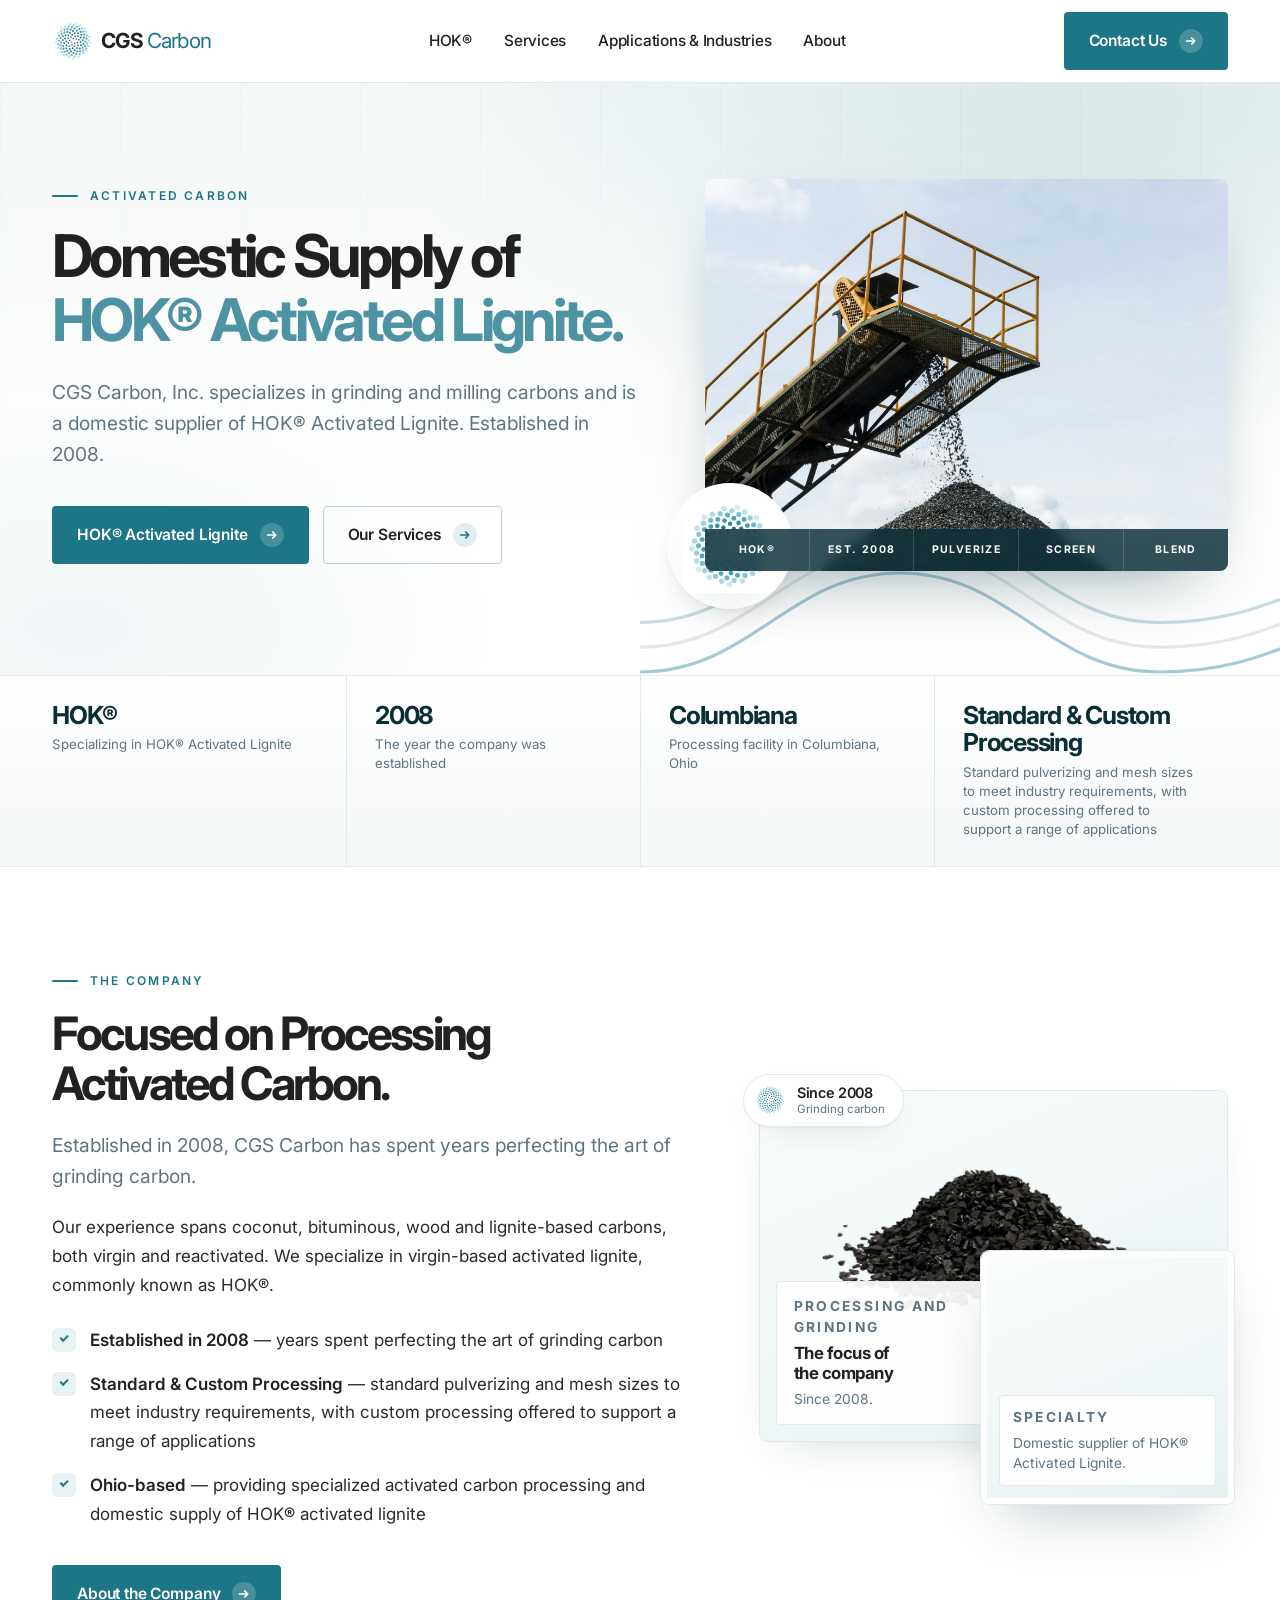
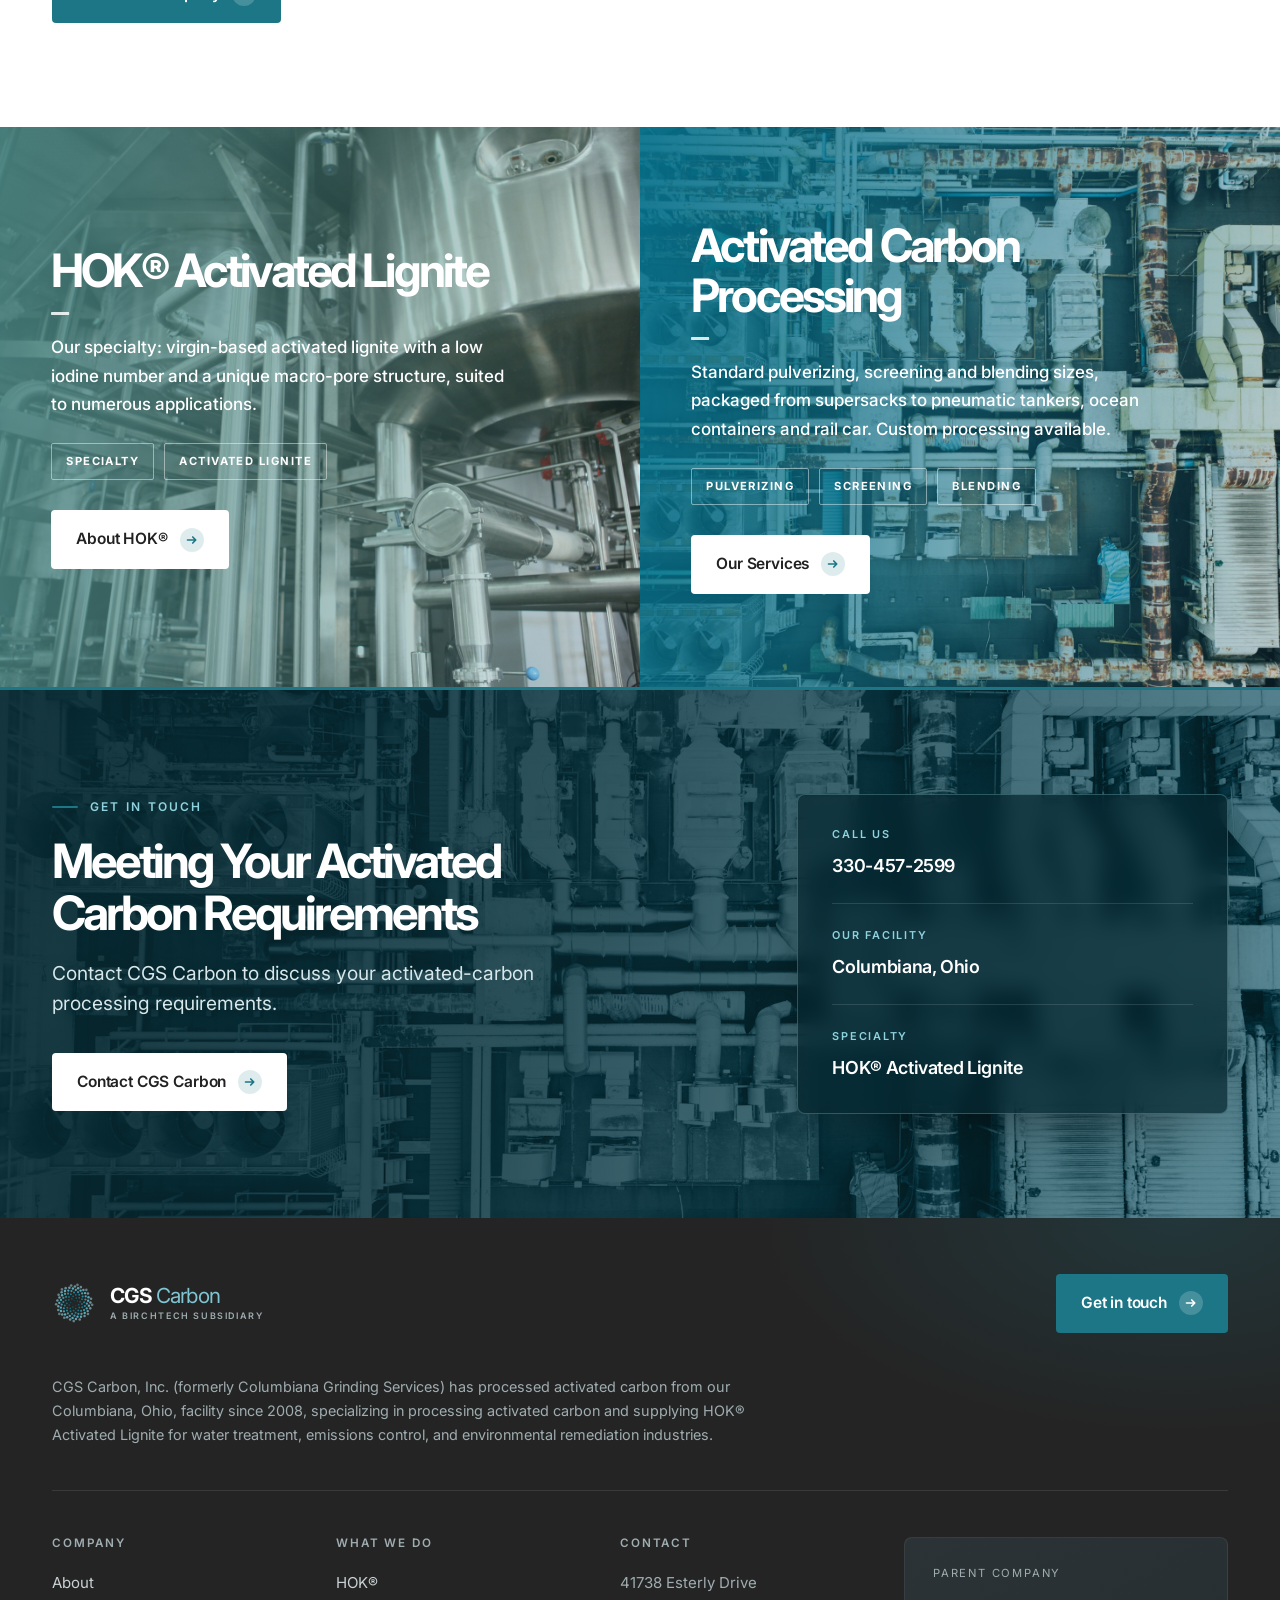
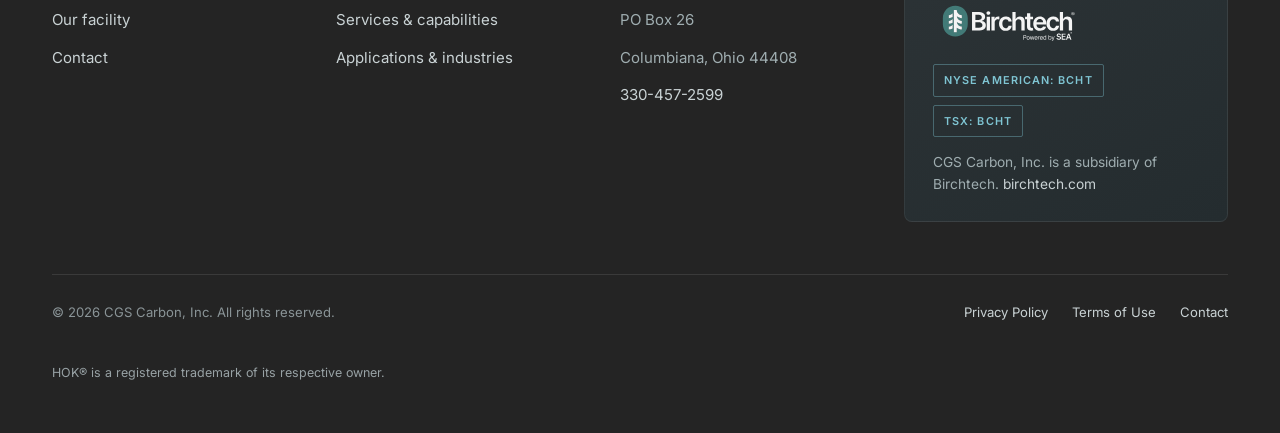
<file: index.html>
<!DOCTYPE html>
<html lang="en">
<head>
<meta charset="utf-8">
<meta name="viewport" content="width=device-width, initial-scale=1">
<title>CGS Carbon, Inc. | Domestic Supply of HOK&reg; Activated Lignite</title>
<meta name="description" content="Domestic supply of HOK&reg; Activated Lignite. CGS Carbon, Inc. specializes in grinding and milling carbons and is a domestic supplier of HOK&reg; Activated Lignite. Established 2008, Columbiana, Ohio.">
<meta name="robots" content="index, follow">
<meta name="theme-color" content="#1D7686">
<meta property="og:site_name" content="CGS Carbon, Inc.">
<meta property="og:title" content="CGS Carbon, Inc. | Domestic Supply of HOK&reg; Activated Lignite">
<meta property="og:description" content="Domestic supply of HOK&reg; Activated Lignite from CGS Carbon, Inc. Established 2008, Columbiana, Ohio.">
<meta property="og:type" content="website">
<link rel="icon" href="assets/img/favicon.svg" type="image/svg+xml">
<link rel="preconnect" href="https://fonts.googleapis.com">
<link rel="preconnect" href="https://fonts.gstatic.com" crossorigin>
<link rel="stylesheet" href="https://fonts.googleapis.com/css2?family=Inter:wght@400;500;600;700;800&display=swap">
<link rel="stylesheet" href="assets/css/global.css?v=27">
<link rel="stylesheet" href="assets/css/home.css?v=27">
<script type="application/ld+json">
{"@context":"https://schema.org","@graph":[
 {"@type":"Organization","@id":"#org","name":"CGS Carbon, Inc.",
  "description":"CGS Carbon, Inc. specializes in grinding and milling carbons and is a domestic supplier of HOK® Activated Lignite. Established in 2008.",
  "foundingDate":"2008",
  "parentOrganization":{"@type":"Organization","name":"Birchtech Corp.","url":"https://www.birchtech.com/"},
  "address":{"@type":"PostalAddress","streetAddress":"41738 Esterly Drive, PO Box 26","addressLocality":"Columbiana","addressRegion":"OH","postalCode":"44408","addressCountry":"US"},
  "telephone":"330-457-2599"},
 {"@type":"WebSite","@id":"#site","name":"CGS Carbon","publisher":{"@id":"#org"}}]}
</script>
</head>
<body>
<a class="skip" href="#main">Skip to main content</a>
<script src="partials/header.js?v=27"></script>
<main id="main">

<!-- ================= HERO ================= -->
<div class="hero">
  <svg class="wave" viewBox="0 0 600 200" aria-hidden="true" focusable="false">
    <path d="M0 120C90 120 120 40 210 40s120 80 210 80 120-40 180-40" fill="none"
      stroke="#1D7686" stroke-width="2.5" opacity=".55"/>
    <path d="M0 140C90 140 120 60 210 60s120 80 210 80 120-40 180-40" fill="none"
      stroke="#C4CDCF" stroke-width="2.5"/>
    <path d="M0 160C90 160 120 80 210 80s120 80 210 80 120-40 180-40" fill="none"
      stroke="#06728D" stroke-width="2.5" opacity=".8"/>
  </svg>
  <div class="wrap">
    <div>
      <p class="eyebrow">Activated Carbon</p>
      <h1>Domestic Supply of<br><span class="fade">HOK&reg; Activated Lignite.</span></h1>
      <p class="lead">CGS Carbon, Inc. specializes in grinding and milling carbons and is a domestic
      supplier of HOK&reg; Activated Lignite. Established in 2008.</p>
      <div class="btns">
        <a class="btn btn-primary" href="hok-activated-lignite">HOK&reg; Activated Lignite<span class="ico" aria-hidden="true"><svg viewBox="0 0 16 16"><path d="M2 8h11M9 4l4 4-4 4" stroke-linecap="round" stroke-linejoin="round"/></svg></span></a>
        <a class="btn btn-outline" href="services">Our Services<span class="ico" aria-hidden="true"><svg viewBox="0 0 16 16"><path d="M2 8h11M9 4l4 4-4 4" stroke-linecap="round" stroke-linejoin="round"/></svg></span></a>
      </div>
    </div>
    <div class="hero-media">
      <img src="assets/img/about-production.jpg?v=27"
        alt="Processed activated carbon discharging from a conveyor onto a stockpile">
      <ul class="spec-bar">
        <li>HOK&reg;</li><li>Est. 2008</li><li>Pulverize</li><li>Screen</li><li>Blend</li>
      </ul>
      <div class="hero-badge"><img src="assets/img/logo-mark.svg" alt=""></div>
    </div>
  </div>
</div>

<div class="herofacts">
  <div class="wrap">
    <ul>
      <li><span class="k">HOK&reg;</span><span class="v">Specializing in HOK&reg; Activated Lignite</span></li>
      <li><span class="k">2008</span><span class="v">The year the company was established</span></li>
      <li><span class="k">Columbiana</span><span class="v">Processing facility in Columbiana, Ohio</span></li>
      <li><span class="k">Standard &amp; Custom Processing</span><span class="v">Standard pulverizing and mesh sizes to meet industry requirements, with custom processing offered to support a range of applications</span></li>
    </ul>
  </div>
</div>

<!-- ================= FOCUSED ON PROCESSING ================= -->
<section>
  <div class="wrap">
    <div class="split wide-left">
      <div class="reveal">
        <p class="eyebrow">The company</p>
        <h2>Focused on Processing Activated Carbon.</h2>
        <p class="lead" style="margin-top:22px">Established in 2008, CGS Carbon has spent years
        perfecting the art of grinding carbon.</p>
        <p style="margin-top:20px">Our experience spans coconut, bituminous, wood and lignite-based
        carbons, both virgin and reactivated. We specialize in virgin-based activated lignite,
        commonly known as HOK&reg;.</p>
        <ul class="checks">
          <li><strong>Established in 2008</strong> &mdash; years spent perfecting the art of grinding carbon</li>
          <li><strong>Standard &amp; Custom Processing</strong> &mdash; standard pulverizing and mesh sizes to meet industry requirements, with custom processing offered to support a range of applications</li>
          <li><strong>Ohio-based</strong> &mdash; providing specialized activated carbon processing and domestic supply of HOK&reg; activated lignite</li>
        </ul>
        <div class="btns"><a class="btn btn-primary" href="about">About the Company<span class="ico" aria-hidden="true"><svg viewBox="0 0 16 16"><path d="M2 8h11M9 4l4 4-4 4" stroke-linecap="round" stroke-linejoin="round"/></svg></span></a></div>
      </div>
      <div class="reveal photo-duo">
        <figure class="media-obj on-light pd-main">
          <img loading="lazy" decoding="async" src="assets/img/hok-granules.jpg?v=27"
            alt="A pile of coarse black activated carbon granules">
          <figcaption class="mo-cap">
            <p class="mo-kicker">Processing and grinding</p>
            <h3>The focus of the company</h3>
            <p>Since 2008.</p>
          </figcaption>
        </figure>
        <figure class="media-obj on-light pd-over">
          <img loading="lazy" decoding="async" src="assets/img/hok-powder.jpg?v=27"
            alt="A cone of fine black activated carbon powder">
          <figcaption class="mo-cap">
            <p class="mo-kicker">Specialty</p>
            <p>Domestic supplier of HOK&reg; Activated Lignite.</p>
          </figcaption>
        </figure>
        <div class="pd-chip"><img src="assets/img/logo-mark.svg" alt="">
          <div><strong>Since 2008</strong><span>Grinding carbon</span></div>
        </div>
      </div>
    </div>
  </div>
</section>

<!-- ================= FEATURE PANELS ================= -->
<div class="panels">
  <a class="panel panel-gas" href="hok-activated-lignite">
    <img loading="lazy" decoding="async" src="assets/img/app-adsorptive.jpg?v=27" alt="Industrial process vessels and pipework">
    <div class="panel-inner">
      <h2>HOK&reg; Activated Lignite</h2>
      <p>Our specialty: virgin-based activated lignite with a low iodine number and a unique macro-pore
      structure, suited to numerous applications.</p>
      <ul class="pills">
        <li class="pill">Specialty</li>
        <li class="pill">Activated lignite</li>
      </ul>
      <div class="btns"><span class="btn btn-light">About HOK&reg;<span class="ico" aria-hidden="true"><svg viewBox="0 0 16 16"><path d="M2 8h11M9 4l4 4-4 4" stroke-linecap="round" stroke-linejoin="round"/></svg></span></span></div>
    </div>
  </a>
  <a class="panel panel-water" href="services">
    <img loading="lazy" decoding="async" src="assets/img/ind-hero.jpg?v=27" alt="Aerial view of an industrial processing facility">
    <div class="panel-inner">
      <h2>Activated Carbon Processing</h2>
      <p>Standard pulverizing, screening and blending sizes, packaged from supersacks to pneumatic
      tankers, ocean containers and rail car. Custom processing available.</p>
      <ul class="pills">
        <li class="pill">Pulverizing</li>
        <li class="pill">Screening</li>
        <li class="pill">Blending</li>
      </ul>
      <div class="btns"><span class="btn btn-light">Our Services<span class="ico" aria-hidden="true"><svg viewBox="0 0 16 16"><path d="M2 8h11M9 4l4 4-4 4" stroke-linecap="round" stroke-linejoin="round"/></svg></span></span></div>
    </div>
  </a>
</div>

<!-- ================= CTA BAND ================= -->
<section class="cta">
  <div class="wrap">
    <div class="cta-inner reveal">
      <div class="cta-copy">
        <p class="eyebrow">Get in touch</p>
        <h2>Meeting Your Activated Carbon Requirements</h2>
        <p class="lead">Contact CGS Carbon to discuss your activated-carbon processing
        requirements.</p>
        <div class="btns">
          <a class="btn btn-light" href="contact">Contact CGS Carbon<span class="ico" aria-hidden="true"><svg viewBox="0 0 16 16"><path d="M2 8h11M9 4l4 4-4 4" stroke-linecap="round" stroke-linejoin="round"/></svg></span></a>
        </div>
      </div>
      <ul class="cta-meta">
        <li>
          <span class="cm-k">Call us</span>
          <a class="cm-v" href="tel:+13304572599">330-457-2599</a>
        </li>
        <li>
          <span class="cm-k">Our facility</span>
          <span class="cm-v">Columbiana, Ohio</span>
        </li>
        <li>
          <span class="cm-k">Specialty</span>
          <span class="cm-v">HOK&reg; Activated Lignite</span>
        </li>
      </ul>
    </div>
  </div>
</section>

</main>
<script src="partials/footer.js?v=27"></script>
<script src="assets/js/main.js?v=27" defer></script>
</body>
</html>
</file>
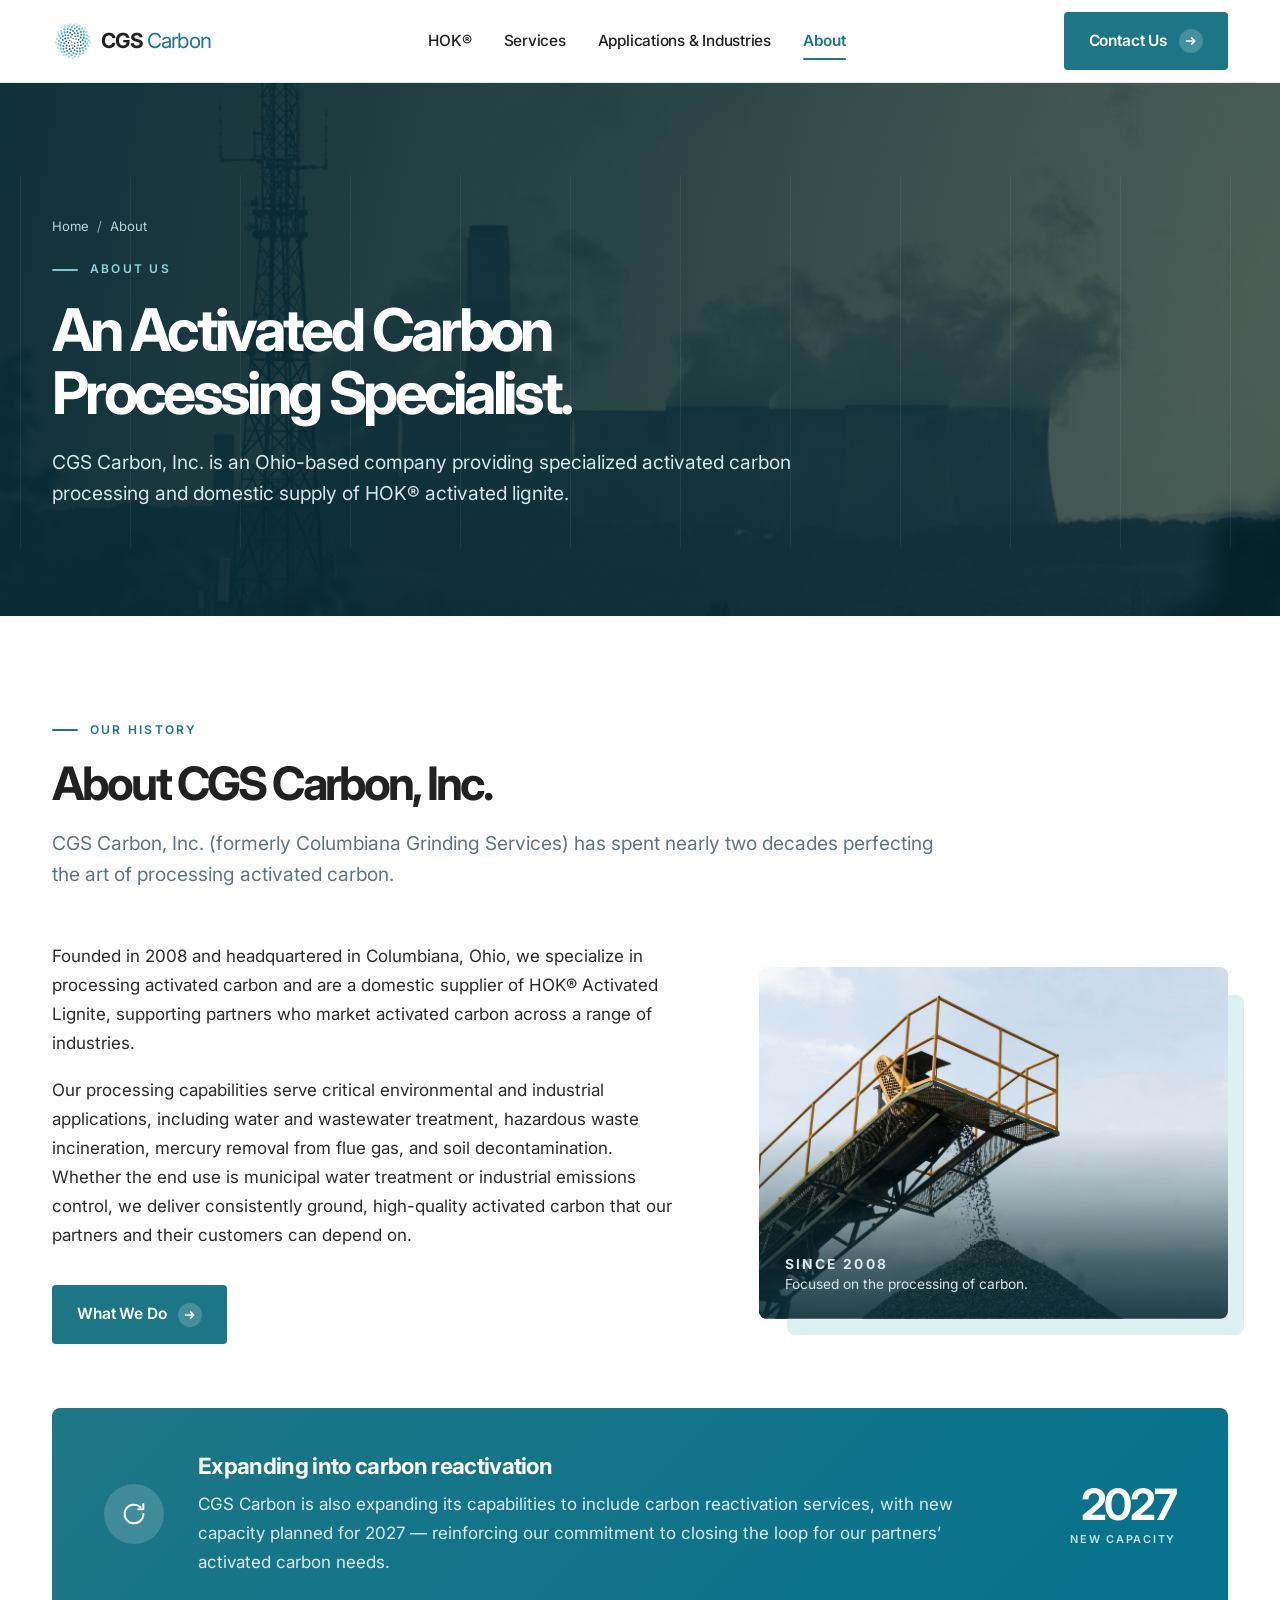
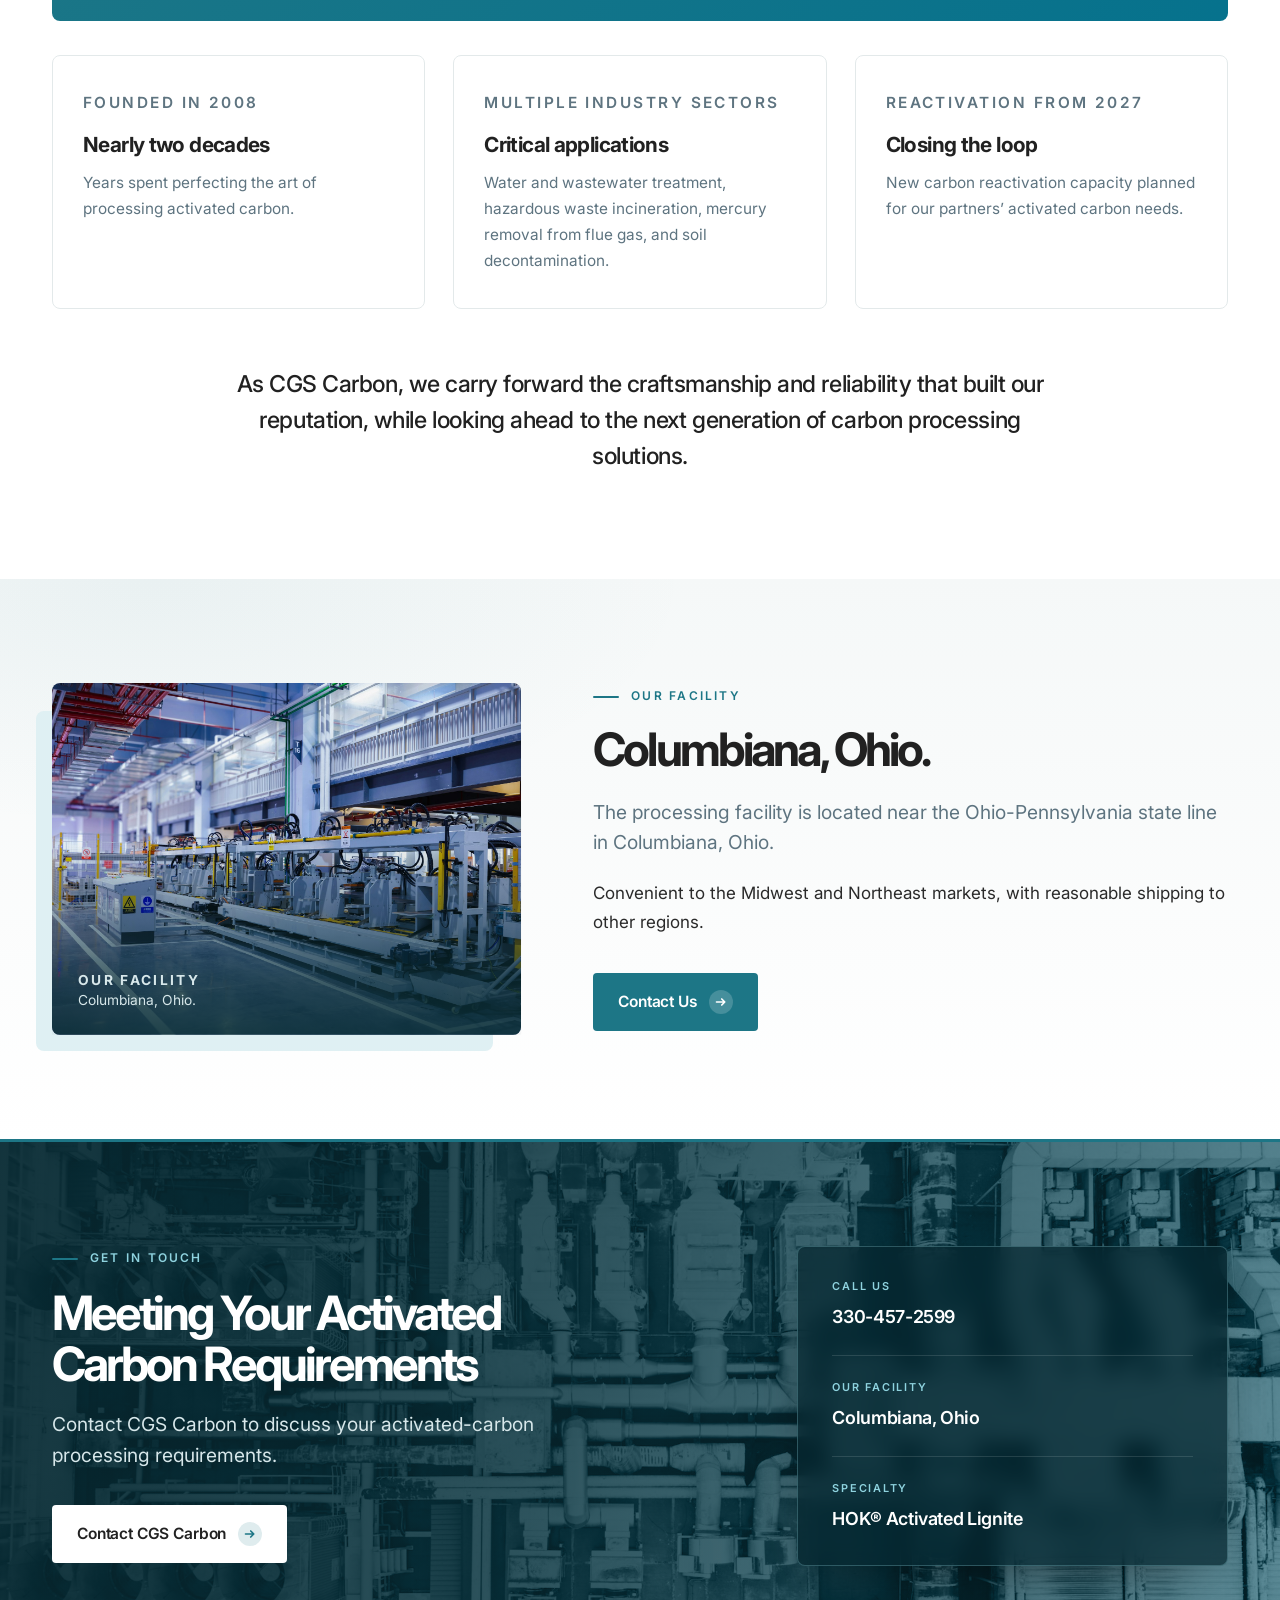
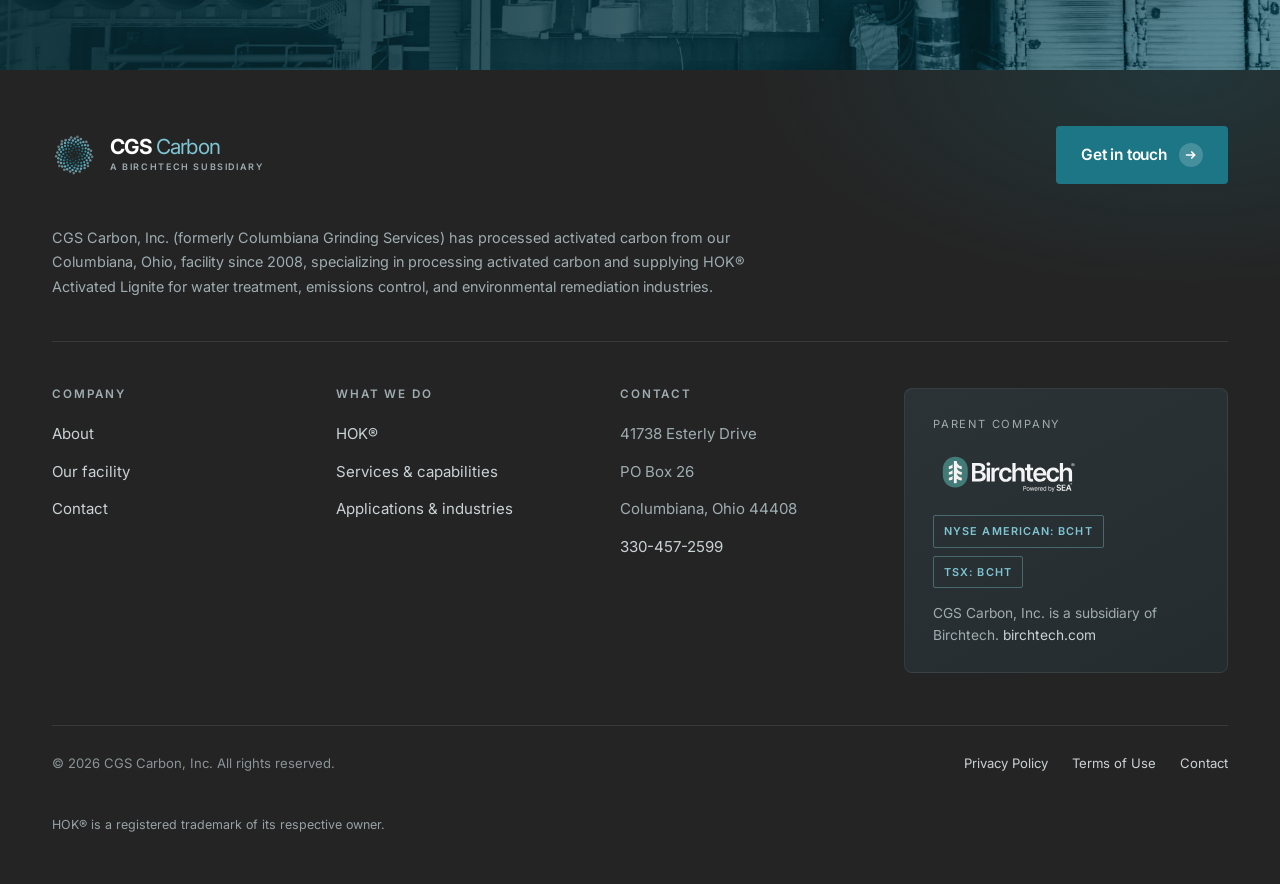
<file: about.html>
<!DOCTYPE html>
<html lang="en">
<head>
<meta charset="utf-8">
<meta name="viewport" content="width=device-width, initial-scale=1">
<title>About CGS Carbon | An Activated Carbon Processing Specialist</title>
<meta name="description" content="CGS Carbon, Inc. is an Ohio-based company established in 2008, providing specialized activated carbon processing and domestic supply of HOK&reg; activated lignite in Columbiana, Ohio.">
<meta name="robots" content="index, follow">
<meta name="theme-color" content="#1D7686">
<meta property="og:site_name" content="CGS Carbon, Inc.">
<meta property="og:title" content="About CGS Carbon | An Activated Carbon Processing Specialist">
<meta property="og:description" content="An Ohio-based company established in 2008, providing specialized activated carbon processing and domestic supply of HOK&reg; activated lignite.">
<meta property="og:type" content="website">
<link rel="icon" href="assets/img/favicon.svg" type="image/svg+xml">
<link rel="preconnect" href="https://fonts.googleapis.com">
<link rel="preconnect" href="https://fonts.gstatic.com" crossorigin>
<link rel="stylesheet" href="https://fonts.googleapis.com/css2?family=Inter:wght@400;500;600;700;800&display=swap">
<link rel="stylesheet" href="assets/css/global.css?v=27">
<link rel="stylesheet" href="assets/css/about.css?v=27">
</head>
<body>
<a class="skip" href="#main">Skip to main content</a>
<script src="partials/header.js?v=27"></script>
<main id="main">

<!-- ================= PAGE HERO ================= -->
<div class="page-hero on-photo">
  <div class="wrap">
    <ol class="crumbs">
      <li><a href="/">Home</a></li>
      <li aria-current="page">About</li>
    </ol>
    <p class="eyebrow">About us</p>
    <h1>An Activated Carbon<br>Processing Specialist.</h1>
    <p class="lead">CGS Carbon, Inc. is an Ohio-based company providing specialized activated
    carbon processing and domestic supply of HOK&reg; activated lignite.</p>
  </div>
</div>

<!-- ================= ABOUT CGS CARBON ================= -->
<section>
  <div class="wrap">

    <div class="section-head reveal" style="max-width:900px">
      <p class="eyebrow">Our history</p>
      <h2>About CGS Carbon, Inc.</h2>
      <p class="lead">CGS Carbon, Inc. (formerly Columbiana Grinding Services) has spent nearly two
      decades perfecting the art of processing activated carbon.</p>
    </div>

    <div class="split wide-left">
      <div class="reveal">
        <p>Founded in 2008 and headquartered in Columbiana, Ohio, we specialize in processing
        activated carbon and are a domestic supplier of HOK&reg; Activated Lignite, supporting
        partners who market activated carbon across a range of industries.</p>
        <p>Our processing capabilities serve critical environmental and industrial applications,
        including water and wastewater treatment, hazardous waste incineration, mercury removal
        from flue gas, and soil decontamination. Whether the end use is municipal water treatment
        or industrial emissions control, we deliver consistently ground, high-quality activated
        carbon that our partners and their customers can depend on.</p>
        <div class="btns"><a class="btn btn-primary" href="services">What We Do<span class="ico" aria-hidden="true"><svg viewBox="0 0 16 16"><path d="M2 8h11M9 4l4 4-4 4" stroke-linecap="round" stroke-linejoin="round"/></svg></span></a></div>
      </div>
      <div class="media-frame reveal">
        <figure class="media-obj">
          <img loading="lazy" decoding="async" src="assets/img/about-production.jpg?v=27"
            alt="Processed carbon discharging from a conveyor onto a stockpile">
          <figcaption class="mo-cap">
            <p class="mo-kicker">Since 2008</p>
            <p>Focused on the processing of carbon.</p>
          </figcaption>
        </figure>
      </div>
    </div>

    <div class="callout reveal">
      <span class="co-icon" aria-hidden="true"><svg viewBox="0 0 24 24"><path d="M20 12a8 8 0 1 1-2.34-5.66" stroke-linecap="round"/><path d="M20 3.5V8h-4.5" stroke-linecap="round" stroke-linejoin="round"/></svg></span>
      <div>
        <h3>Expanding into carbon reactivation</h3>
        <p>CGS Carbon is also expanding its capabilities to include carbon reactivation services,
        with new capacity planned for 2027 &mdash; reinforcing our commitment to closing the loop
        for our partners&rsquo; activated carbon needs.</p>
      </div>
      <p class="co-year">2027<span>New capacity</span></p>
    </div>

    <div class="grid g3" style="margin-top:34px">
      <article class="card reveal">
        <p class="card-num">Founded in 2008</p>
        <h3>Nearly two decades</h3>
        <p>Years spent perfecting the art of processing activated carbon.</p>
      </article>
      <article class="card reveal">
        <p class="card-num">Multiple industry sectors</p>
        <h3>Critical applications</h3>
        <p>Water and wastewater treatment, hazardous waste incineration, mercury removal from flue
        gas, and soil decontamination.</p>
      </article>
      <article class="card reveal">
        <p class="card-num">Reactivation from 2027</p>
        <h3>Closing the loop</h3>
        <p>New carbon reactivation capacity planned for our partners&rsquo; activated carbon
        needs.</p>
      </article>
    </div>

    <p class="about-close reveal">As CGS Carbon, we carry forward the craftsmanship and reliability
    that built our reputation, while looking ahead to the next generation of carbon processing
    solutions.</p>

  </div>
</section>

<!-- ================= FACILITY ================= -->
<section id="facility" class="bg-tint">
  <div class="wrap">
    <div class="split wide-right">
      <div class="media-frame flip reveal">
        <figure class="media-obj">
          <img loading="lazy" decoding="async" src="assets/img/news-hero.jpg?v=27"
            alt="Interior of the processing facility">
          <figcaption class="mo-cap">
            <p class="mo-kicker">Our facility</p>
            <p>Columbiana, Ohio.</p>
          </figcaption>
        </figure>
      </div>
      <div class="reveal">
        <p class="eyebrow">Our facility</p>
        <h2>Columbiana, Ohio.</h2>
        <p class="lead" style="margin-top:22px">The processing facility is located near the
        Ohio-Pennsylvania state line in Columbiana, Ohio.</p>
        <p style="margin-top:20px">Convenient to the Midwest and Northeast markets, with reasonable
        shipping to other regions.</p>
        <div class="btns">
          <a class="btn btn-primary" href="contact">Contact Us<span class="ico" aria-hidden="true"><svg viewBox="0 0 16 16"><path d="M2 8h11M9 4l4 4-4 4" stroke-linecap="round" stroke-linejoin="round"/></svg></span></a>
        </div>
      </div>
    </div>
  </div>
</section>


<!-- ================= CTA BAND ================= -->
<section class="cta">
  <div class="wrap">
    <div class="cta-inner reveal">
      <div class="cta-copy">
        <p class="eyebrow">Get in touch</p>
        <h2>Meeting Your Activated Carbon Requirements</h2>
        <p class="lead">Contact CGS Carbon to discuss your activated-carbon processing
        requirements.</p>
        <div class="btns">
          <a class="btn btn-light" href="contact">Contact CGS Carbon<span class="ico" aria-hidden="true"><svg viewBox="0 0 16 16"><path d="M2 8h11M9 4l4 4-4 4" stroke-linecap="round" stroke-linejoin="round"/></svg></span></a>
        </div>
      </div>
      <ul class="cta-meta">
        <li>
          <span class="cm-k">Call us</span>
          <a class="cm-v" href="tel:+13304572599">330-457-2599</a>
        </li>
        <li>
          <span class="cm-k">Our facility</span>
          <span class="cm-v">Columbiana, Ohio</span>
        </li>
        <li>
          <span class="cm-k">Specialty</span>
          <span class="cm-v">HOK&reg; Activated Lignite</span>
        </li>
      </ul>
    </div>
  </div>
</section>

</main>
<script src="partials/footer.js?v=27"></script>
<script src="assets/js/main.js?v=27" defer></script>
</body>
</html>
</file>
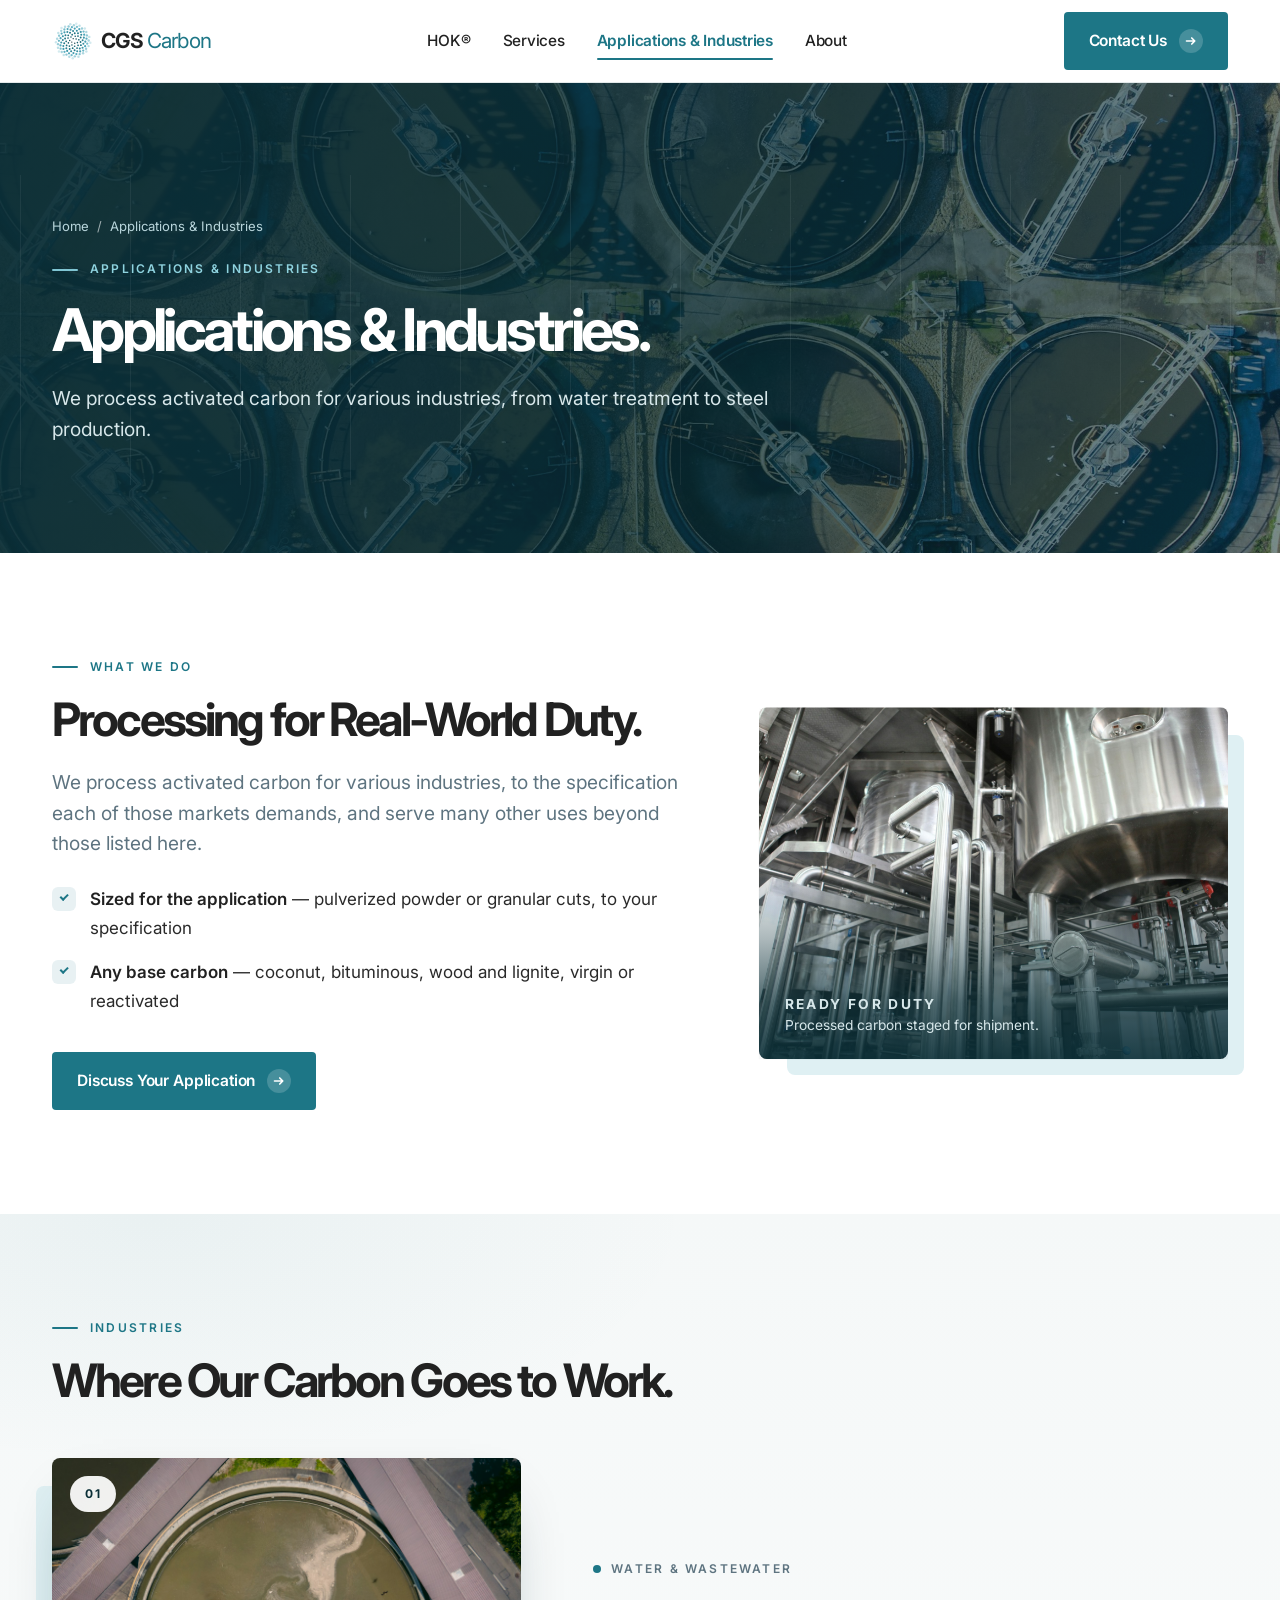
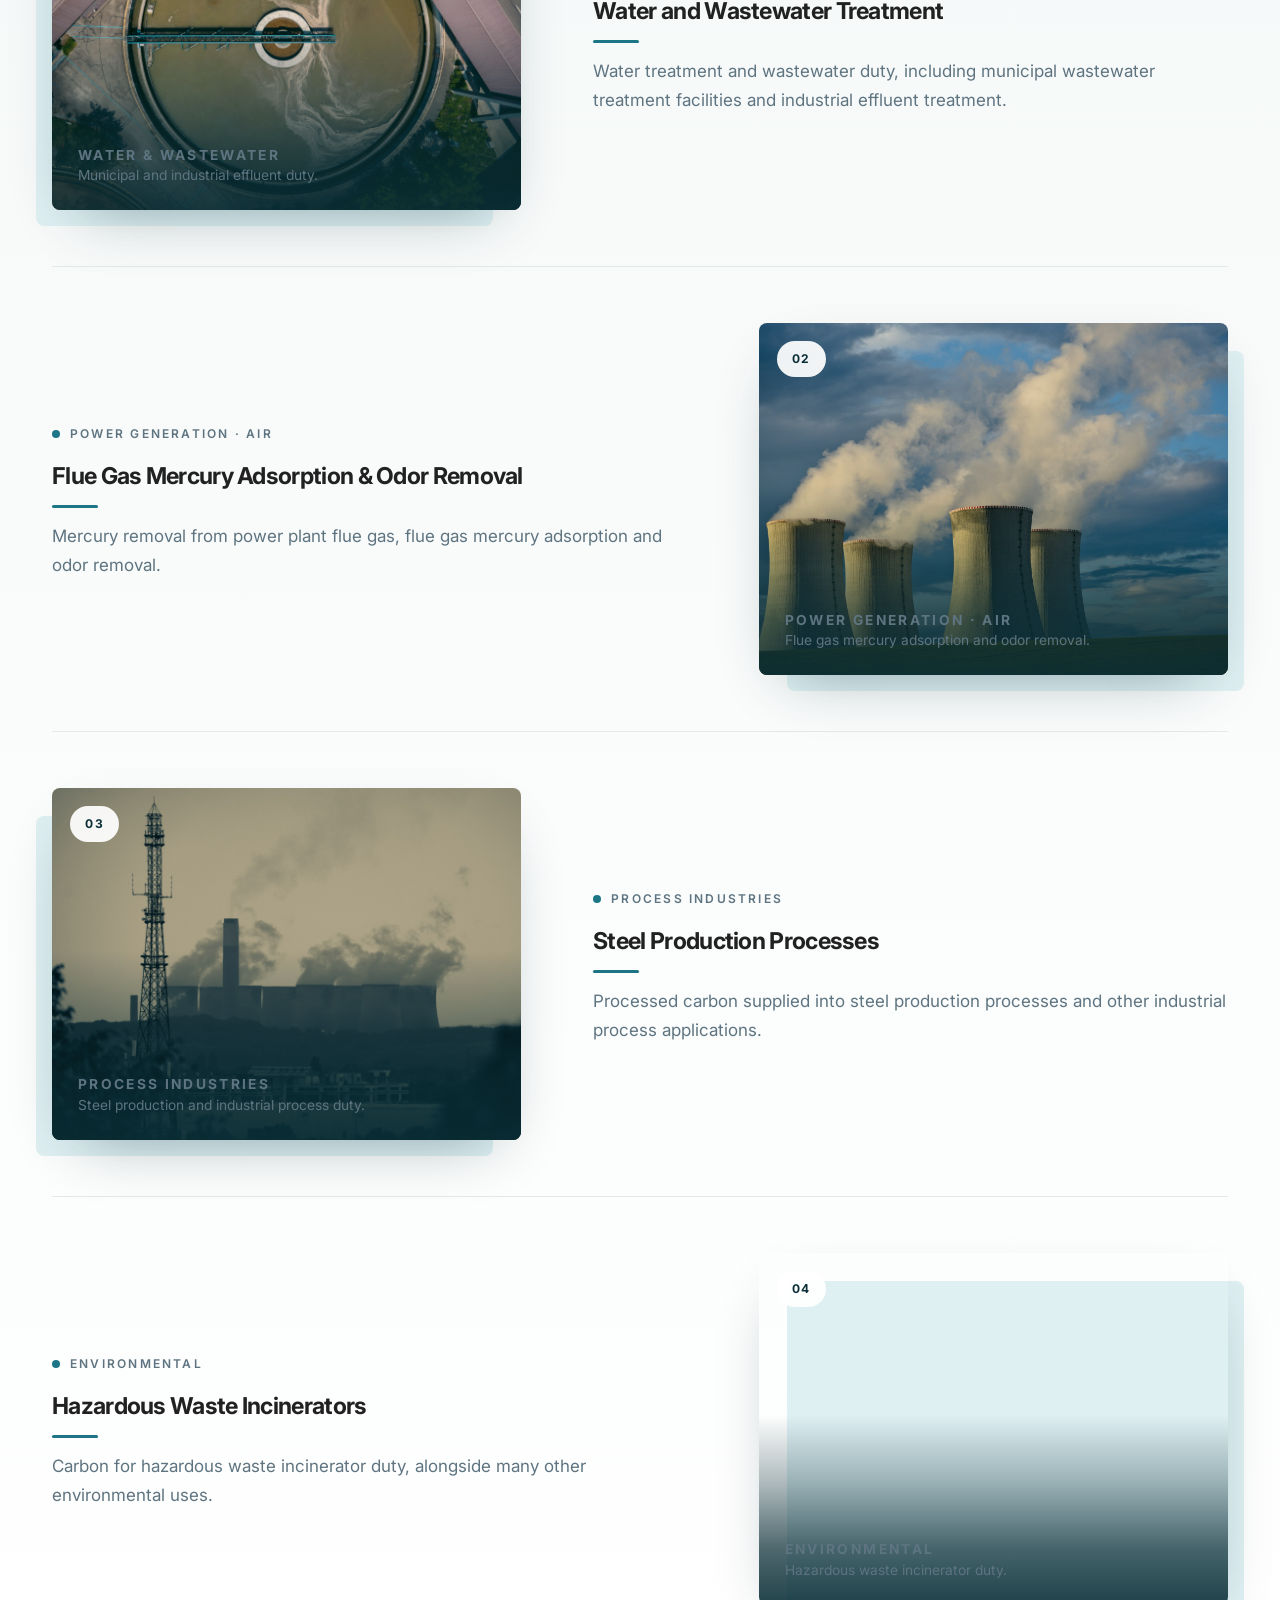
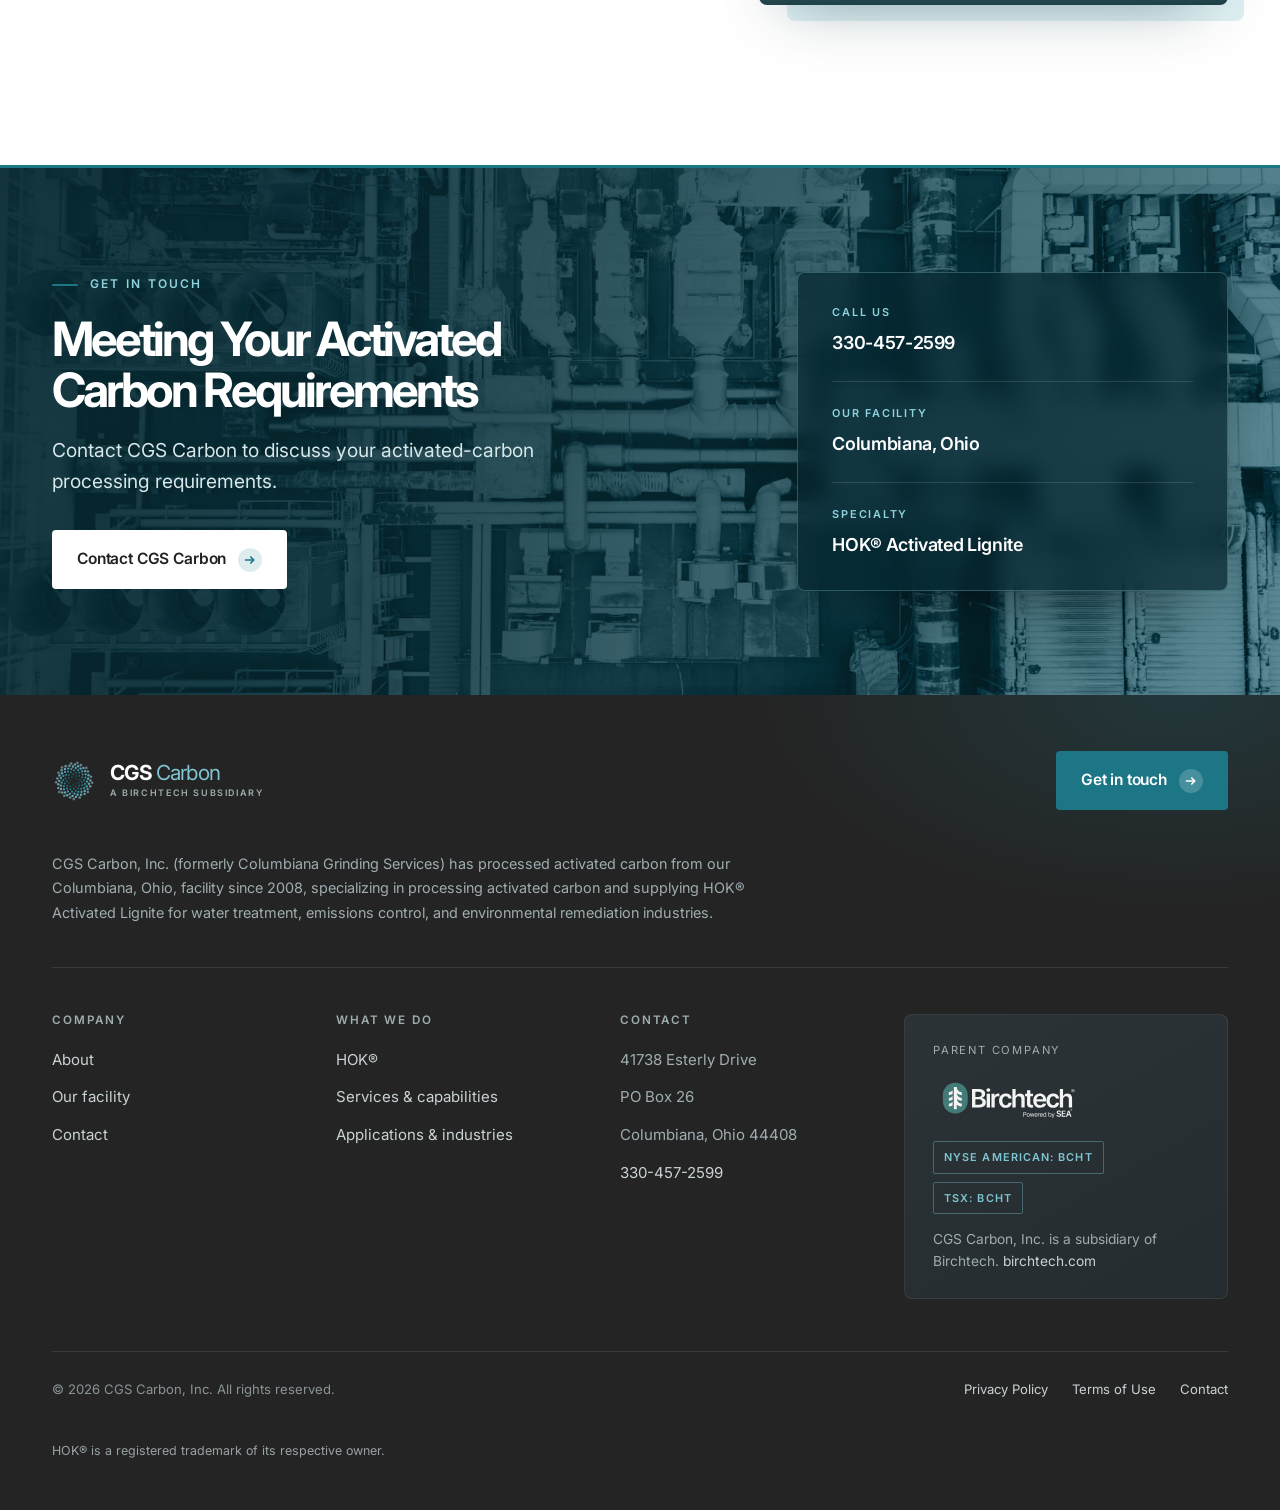
<file: applications.html>
<!DOCTYPE html>
<html lang="en">
<head>
<meta charset="utf-8">
<meta name="viewport" content="width=device-width, initial-scale=1">
<title>Applications &amp; Industries | CGS Carbon</title>
<meta name="description" content="CGS Carbon provides services to those marketing activated carbon into various industries, from water and wastewater treatment to flue gas mercury adsorption and steel production.">
<meta name="robots" content="index, follow">
<meta name="theme-color" content="#1D7686">
<meta property="og:site_name" content="CGS Carbon, Inc.">
<meta property="og:title" content="Applications &amp; Industries | CGS Carbon">
<meta property="og:description" content="From water treatment to steel production &mdash; processed to the specification each market demands.">
<meta property="og:type" content="website">
<link rel="icon" href="assets/img/favicon.svg" type="image/svg+xml">
<link rel="preconnect" href="https://fonts.googleapis.com">
<link rel="preconnect" href="https://fonts.gstatic.com" crossorigin>
<link rel="stylesheet" href="https://fonts.googleapis.com/css2?family=Inter:wght@400;500;600;700;800&display=swap">
<link rel="stylesheet" href="assets/css/global.css?v=27">
<link rel="stylesheet" href="assets/css/applications.css?v=27">
</head>
<body>
<a class="skip" href="#main">Skip to main content</a>
<script src="partials/header.js?v=27"></script>
<main id="main">

<!-- ================= PAGE HERO ================= -->
<div class="page-hero on-photo">
  <div class="wrap">
    <ol class="crumbs">
      <li><a href="/">Home</a></li>
      <li aria-current="page">Applications &amp; Industries</li>
    </ol>
    <p class="eyebrow">Applications &amp; industries</p>
    <h1>Applications &amp; Industries.</h1>
    <p class="lead">We process activated carbon for various industries, from water treatment to
    steel production.</p>
  </div>
</div>

<!-- ================= REAL-WORLD DUTY ================= -->
<section id="duty">
  <div class="wrap">
    <div class="split wide-left">
      <div class="reveal">
        <p class="eyebrow">What we do</p>
        <h2>Processing for Real-World Duty.</h2>
        <p class="lead" style="margin-top:22px">We process activated carbon for various industries, to
        the specification each of those markets demands, and serve many other uses beyond those
        listed here.</p>
        <ul class="checks">
          <li><strong>Sized for the application</strong> &mdash; pulverized powder or granular cuts, to your specification</li>
          <li><strong>Any base carbon</strong> &mdash; coconut, bituminous, wood and lignite, virgin or reactivated</li>
        </ul>
        <div class="btns">
          <a class="btn btn-primary" href="contact">Discuss Your Application<span class="ico" aria-hidden="true"><svg viewBox="0 0 16 16"><path d="M2 8h11M9 4l4 4-4 4" stroke-linecap="round" stroke-linejoin="round"/></svg></span></a>
        </div>
      </div>
      <div class="media-frame reveal">
        <figure class="media-obj">
          <img loading="lazy" decoding="async" src="assets/img/app-adsorptive.jpg?v=27"
            alt="Processed carbon staged for shipment">
          <figcaption class="mo-cap">
            <p class="mo-kicker">Ready for duty</p>
            <p>Processed carbon staged for shipment.</p>
          </figcaption>
        </figure>
      </div>
    </div>
  </div>
</section>

<!-- ================= INDUSTRIES ================= -->
<section id="industries" class="bg-tint">
  <div class="wrap">
    <div class="section-head reveal">
      <p class="eyebrow">Industries</p>
      <h2>Where Our Carbon Goes to Work.</h2>
    </div>
  </div>

  <div class="wrap">
    <div class="split wide-right app-block reveal">
      <div class="media-frame flip">
        <figure class="media-obj">
          <img loading="lazy" decoding="async" src="assets/img/app-biological.jpg?v=27"
            alt="Municipal wastewater treatment clarifier seen from above">
          <span class="mo-num" aria-hidden="true">01</span>
          <figcaption class="mo-cap">
            <p class="mo-kicker">Water &amp; wastewater</p>
            <p>Municipal and industrial effluent duty.</p>
          </figcaption>
        </figure>
      </div>
      <div>
        <p class="app-kicker"><span class="dot" aria-hidden="true"></span>Water &amp; wastewater</p>
        <h3 class="app-h">Water and Wastewater Treatment</h3>
        <p>Water treatment and wastewater duty, including municipal wastewater treatment facilities
        and industrial effluent treatment.</p>
      </div>
    </div>

    <div class="split wide-left app-block reveal">
      <div>
        <p class="app-kicker"><span class="dot" aria-hidden="true"></span>Power generation &middot; Air</p>
        <h3 class="app-h">Flue Gas Mercury Adsorption &amp; Odor Removal</h3>
        <p>Mercury removal from power plant flue gas, flue gas mercury adsorption and odor
        removal.</p>
      </div>
      <div class="media-frame">
        <figure class="media-obj">
          <img loading="lazy" decoding="async" src="assets/img/app-gas.jpg?v=27"
            alt="Power plant stacks releasing flue gas">
          <span class="mo-num" aria-hidden="true">02</span>
          <figcaption class="mo-cap">
            <p class="mo-kicker">Power generation &middot; Air</p>
            <p>Flue gas mercury adsorption and odor removal.</p>
          </figcaption>
        </figure>
      </div>
    </div>

    <div class="split wide-right app-block reveal">
      <div class="media-frame flip">
        <figure class="media-obj">
          <img loading="lazy" decoding="async" src="assets/img/about-hero.jpg?v=27"
            alt="Heavy industrial plant at dusk">
          <span class="mo-num" aria-hidden="true">03</span>
          <figcaption class="mo-cap">
            <p class="mo-kicker">Process industries</p>
            <p>Steel production and industrial process duty.</p>
          </figcaption>
        </figure>
      </div>
      <div>
        <p class="app-kicker"><span class="dot" aria-hidden="true"></span>Process industries</p>
        <h3 class="app-h">Steel Production Processes</h3>
        <p>Processed carbon supplied into steel production processes and other industrial process
        applications.</p>
      </div>
    </div>

    <div class="split wide-left app-block reveal">
      <div>
        <p class="app-kicker"><span class="dot" aria-hidden="true"></span>Environmental</p>
        <h3 class="app-h">Hazardous Waste Incinerators</h3>
        <p>Carbon for hazardous waste incinerator duty, alongside many other environmental
        uses.</p>
      </div>
      <div class="media-frame">
        <figure class="media-obj">
          <img loading="lazy" decoding="async" src="assets/img/app-industrial.jpg?v=27"
            alt="Industrial outfall discharging into a settling pond">
          <span class="mo-num" aria-hidden="true">04</span>
          <figcaption class="mo-cap">
            <p class="mo-kicker">Environmental</p>
            <p>Hazardous waste incinerator duty.</p>
          </figcaption>
        </figure>
      </div>
    </div>
  </div>
</section>

<!-- ================= CTA BAND ================= -->
<section class="cta">
  <div class="wrap">
    <div class="cta-inner reveal">
      <div class="cta-copy">
        <p class="eyebrow">Get in touch</p>
        <h2>Meeting Your Activated Carbon Requirements</h2>
        <p class="lead">Contact CGS Carbon to discuss your activated-carbon processing
        requirements.</p>
        <div class="btns">
          <a class="btn btn-light" href="contact">Contact CGS Carbon<span class="ico" aria-hidden="true"><svg viewBox="0 0 16 16"><path d="M2 8h11M9 4l4 4-4 4" stroke-linecap="round" stroke-linejoin="round"/></svg></span></a>
        </div>
      </div>
      <ul class="cta-meta">
        <li>
          <span class="cm-k">Call us</span>
          <a class="cm-v" href="tel:+13304572599">330-457-2599</a>
        </li>
        <li>
          <span class="cm-k">Our facility</span>
          <span class="cm-v">Columbiana, Ohio</span>
        </li>
        <li>
          <span class="cm-k">Specialty</span>
          <span class="cm-v">HOK&reg; Activated Lignite</span>
        </li>
      </ul>
    </div>
  </div>
</section>

</main>
<script src="partials/footer.js?v=27"></script>
<script src="assets/js/main.js?v=27" defer></script>
</body>
</html>
</file>
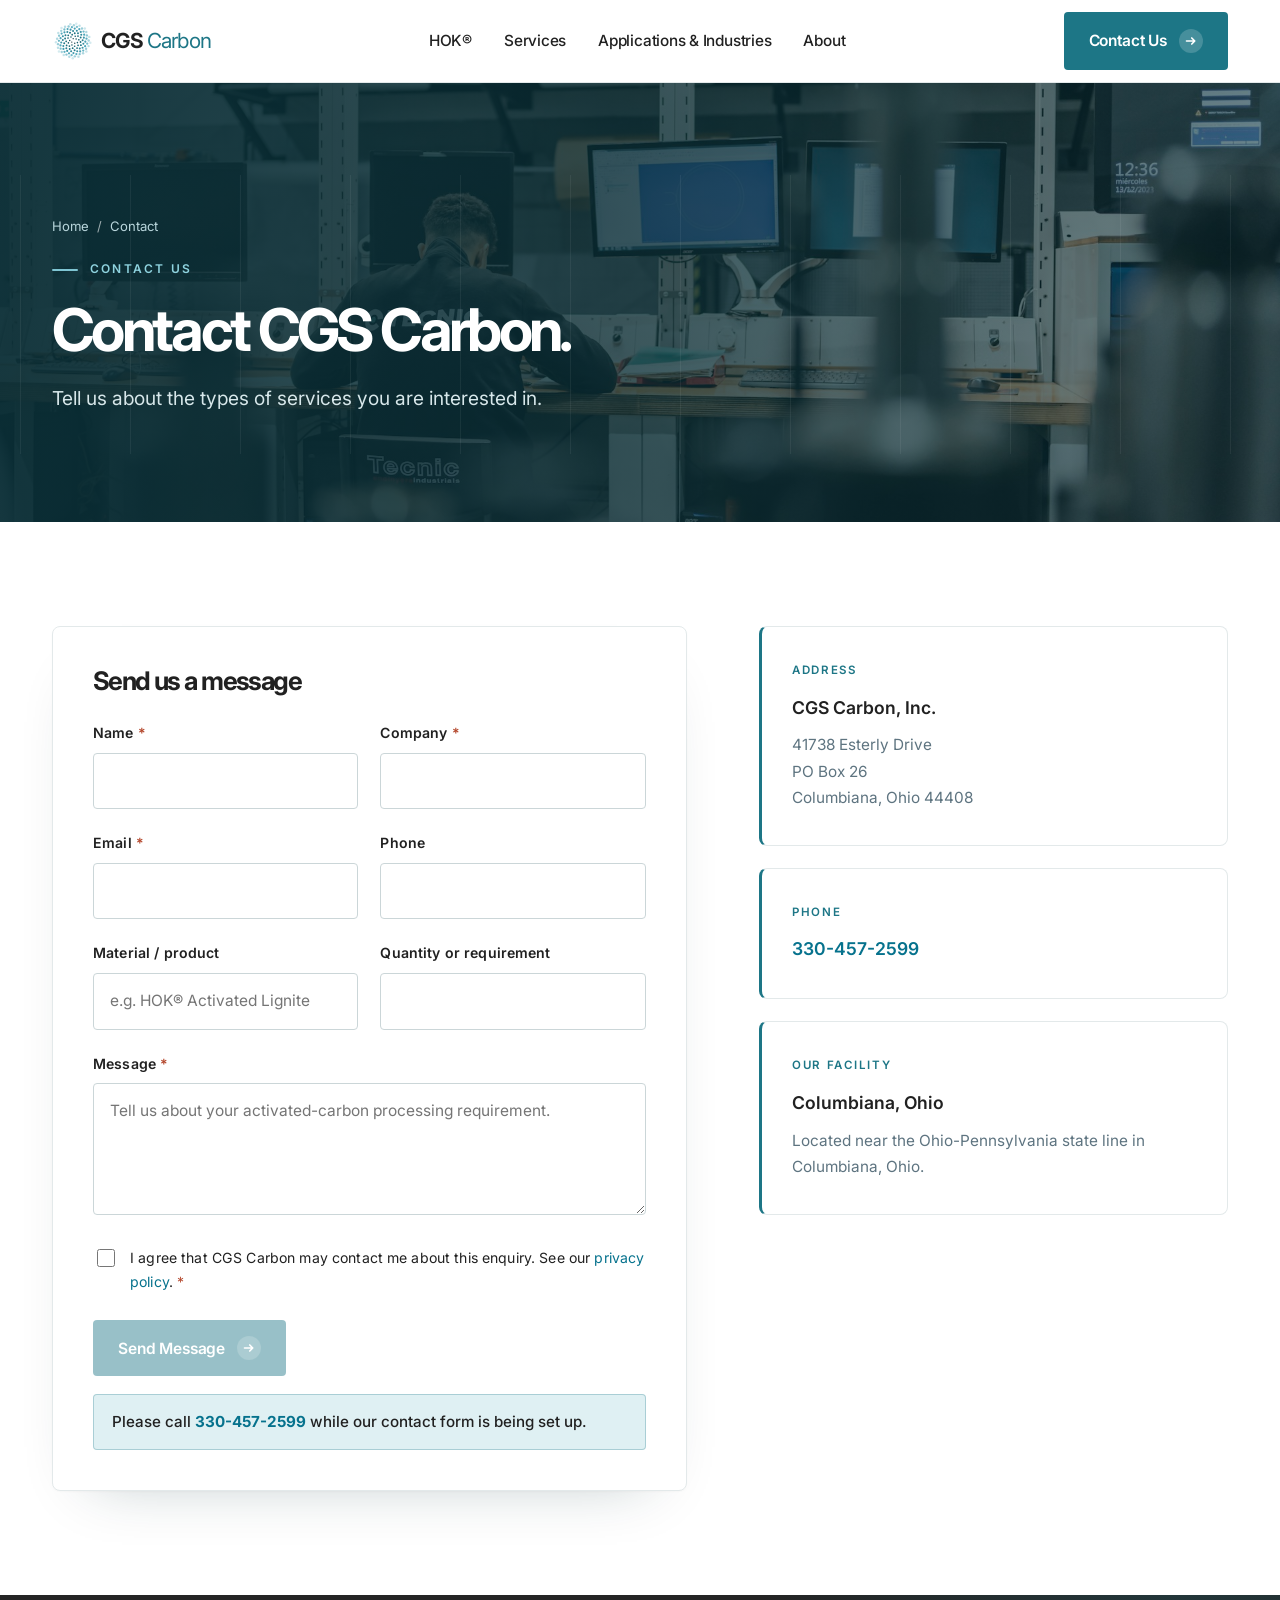
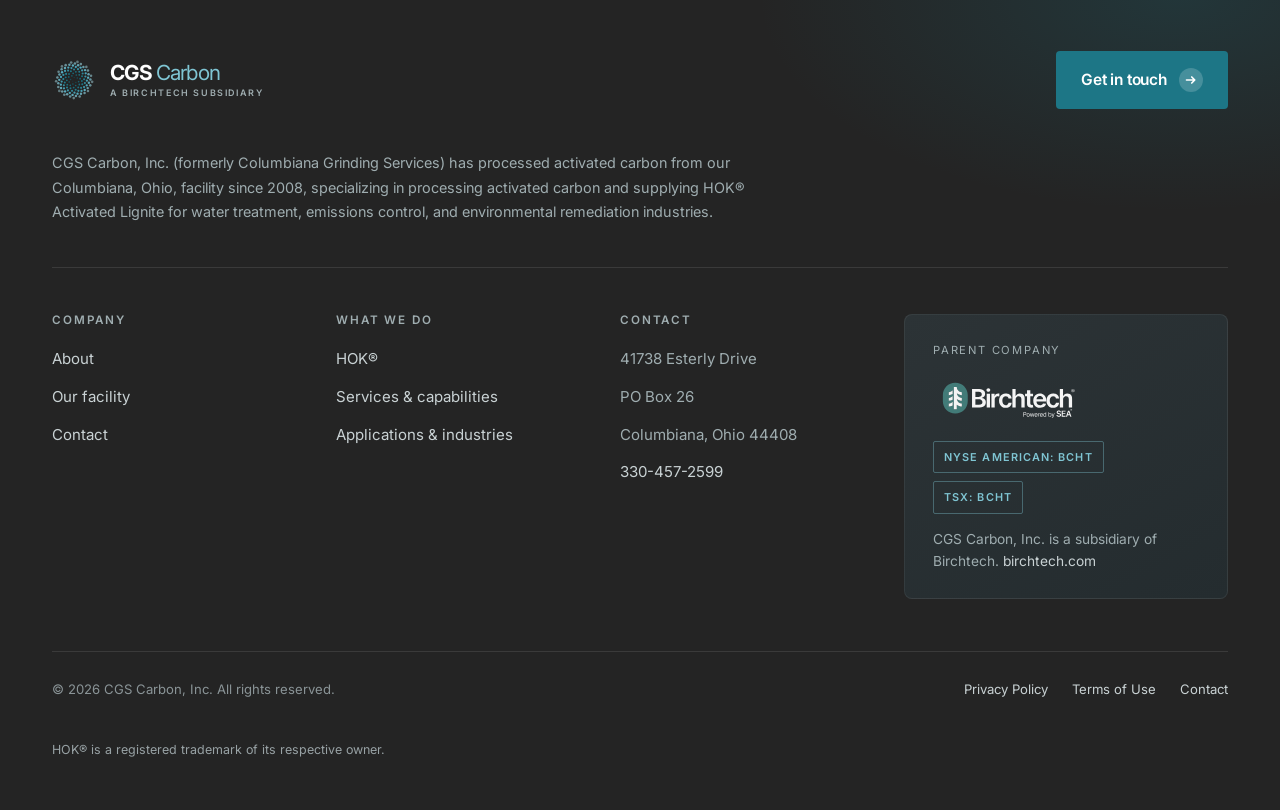
<file: contact.html>
<!DOCTYPE html>
<html lang="en">
<head>
<meta charset="utf-8">
<meta name="viewport" content="width=device-width, initial-scale=1">
<title>Contact CGS Carbon | Activated Carbon Processing</title>
<meta name="description" content="Contact CGS Carbon, Inc. in Columbiana, Ohio about activated-carbon processing services and HOK&reg; Activated Lignite. 330-457-2599.">
<meta name="robots" content="index, follow">
<meta name="theme-color" content="#1D7686">
<meta property="og:site_name" content="CGS Carbon, Inc.">
<meta property="og:title" content="Contact CGS Carbon">
<meta property="og:description" content="Tell us about the types of services you are interested in.">
<meta property="og:type" content="website">
<link rel="icon" href="assets/img/favicon.svg" type="image/svg+xml">
<link rel="preconnect" href="https://fonts.googleapis.com">
<link rel="preconnect" href="https://fonts.gstatic.com" crossorigin>
<link rel="stylesheet" href="https://fonts.googleapis.com/css2?family=Inter:wght@400;500;600;700;800&display=swap">
<link rel="stylesheet" href="assets/css/global.css?v=27">
<link rel="stylesheet" href="assets/css/contact.css?v=27">
</head>
<body>
<a class="skip" href="#main">Skip to main content</a>
<script src="partials/header.js?v=27"></script>
<main id="main">

<!-- ================= PAGE HERO ================= -->
<div class="page-hero on-photo">
  <div class="wrap">
    <ol class="crumbs">
      <li><a href="/">Home</a></li>
      <li aria-current="page">Contact</li>
    </ol>
    <p class="eyebrow">Contact us</p>
    <h1>Contact CGS Carbon.</h1>
    <p class="lead">Tell us about the types of services you are interested in.</p>
  </div>
</div>

<!-- ================= FORM + ASIDE ================= -->
<section>
  <div class="wrap">
    <div class="split wide-left" style="align-items:start">

      <div class="reveal">
        <form class="inquiry form-card" novalidate>
          <h2 style="font-size:1.6rem;margin-bottom:26px">Send us a message</h2>
          <div class="row2">
            <div class="field">
              <label for="f-name">Name <span class="req" aria-hidden="true">*</span></label>
              <input id="f-name" name="name" type="text" autocomplete="name" required>
            </div>
            <div class="field">
              <label for="f-company">Company <span class="req" aria-hidden="true">*</span></label>
              <input id="f-company" name="company" type="text" autocomplete="organization" required>
            </div>
          </div>
          <div class="row2">
            <div class="field">
              <label for="f-email">Email <span class="req" aria-hidden="true">*</span></label>
              <input id="f-email" name="email" type="email" autocomplete="email" required>
            </div>
            <div class="field">
              <label for="f-phone">Phone</label>
              <input id="f-phone" name="phone" type="tel" autocomplete="tel">
            </div>
          </div>
          <div class="row2">
            <div class="field">
              <label for="f-material">Material / product</label>
              <input id="f-material" name="material" type="text"
                placeholder="e.g. HOK&reg; Activated Lignite">
            </div>
            <div class="field">
              <label for="f-quantity">Quantity or requirement</label>
              <input id="f-quantity" name="quantity" type="text">
            </div>
          </div>
          <div class="field">
            <label for="f-msg">Message <span class="req" aria-hidden="true">*</span></label>
            <textarea id="f-msg" name="message" required
              placeholder="Tell us about your activated-carbon processing requirement."></textarea>
          </div>
          <div class="field checkline">
            <input id="f-consent" name="consent" type="checkbox" required>
            <label for="f-consent" style="margin:0;font-weight:400">I agree that CGS Carbon may
            contact me about this enquiry. See our
            <a href="legal#privacy">privacy policy</a>. <span class="req" aria-hidden="true">*</span></label>
          </div>
          <div class="btns" style="margin-top:26px">
            <button class="btn btn-primary" type="submit" disabled aria-disabled="true">Send Message<span class="ico" aria-hidden="true"><svg viewBox="0 0 16 16"><path d="M2 8h11M9 4l4 4-4 4" stroke-linecap="round" stroke-linejoin="round"/></svg></span></button>
          </div>
          <p class="form-offline">Please call <a href="tel:+13304572599">330-457-2599</a> while our
          contact form is being set up.</p>
        </form>
        <div id="form-ok" class="form-ok" hidden>
          <h3>Thank you &mdash; your message is noted.</h3>
          <p>In production this form will reach our team directly. Until then, please use the
          contact details on this page.</p>
        </div>
      </div>

      <aside class="contact-aside reveal">
        <div class="card">
          <p class="lbl">Address</p>
          <p class="big" style="margin-bottom:10px">CGS Carbon, Inc.</p>
          <p style="font-size:.96rem">41738 Esterly Drive<br>PO Box 26<br>Columbiana, Ohio 44408</p>
        </div>
        <div class="card">
          <p class="lbl">Phone</p>
          <p class="big"><a href="tel:+13304572599">330-457-2599</a></p>
        </div>
        <div class="card">
          <p class="lbl">Our facility</p>
          <p class="big" style="margin-bottom:10px">Columbiana, Ohio</p>
          <p style="font-size:.96rem">Located near the Ohio-Pennsylvania state line in Columbiana,
          Ohio.</p>
        </div>
      </aside>

    </div>
  </div>
</section>

</main>
<script src="partials/footer.js?v=27"></script>
<script src="assets/js/main.js?v=27" defer></script>
</body>
</html>
</file>
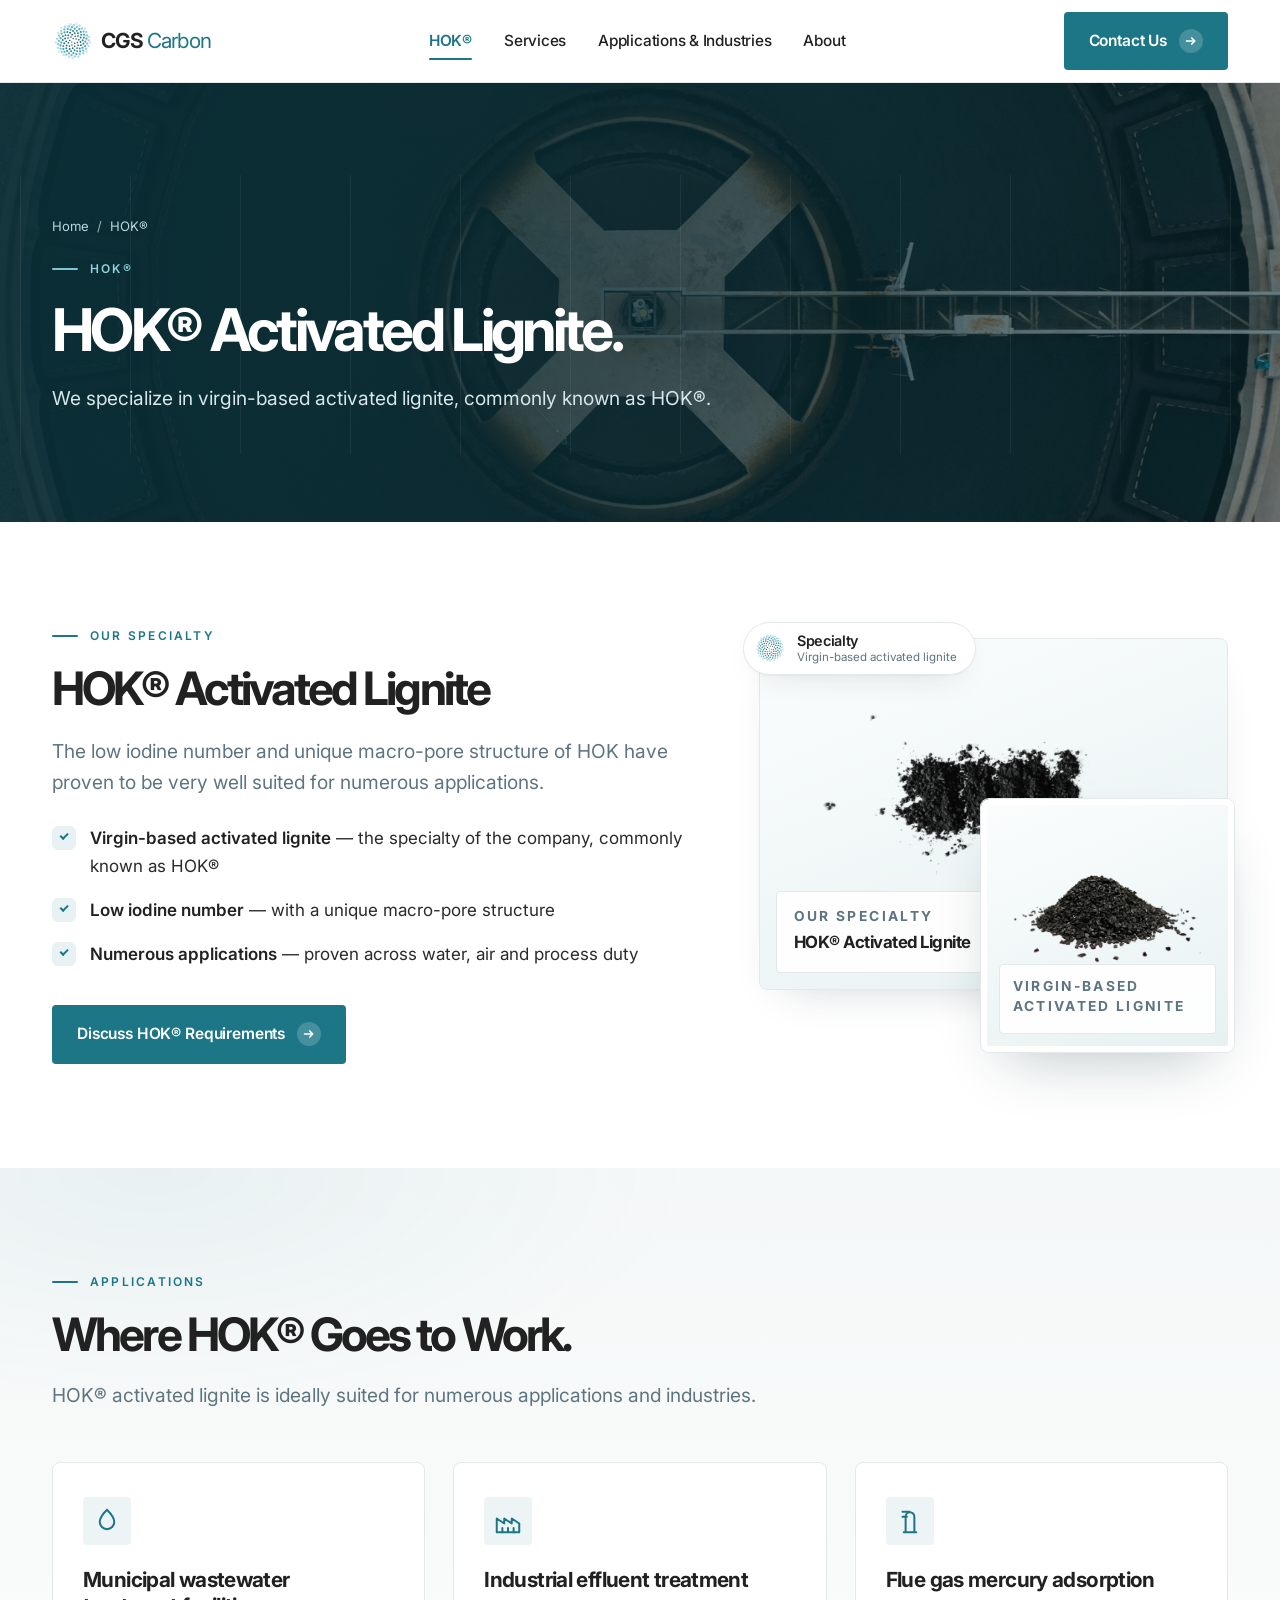
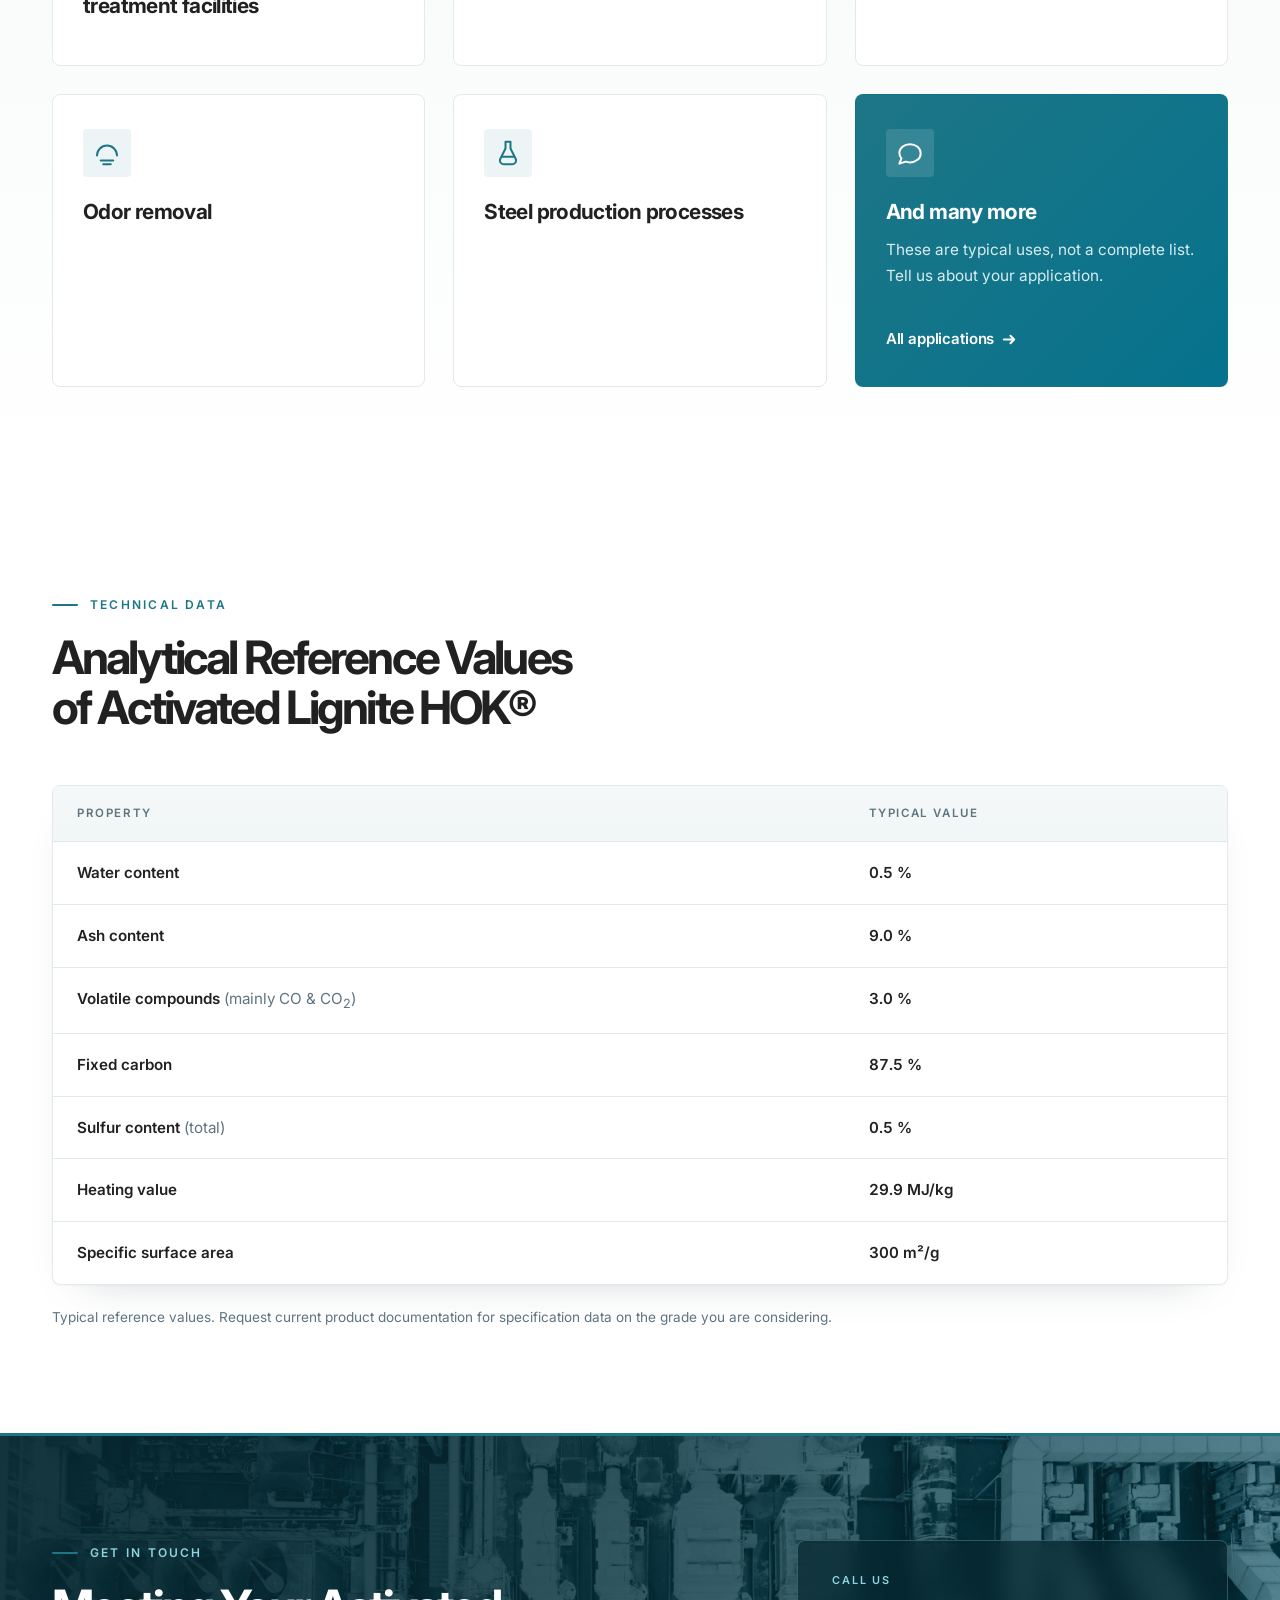
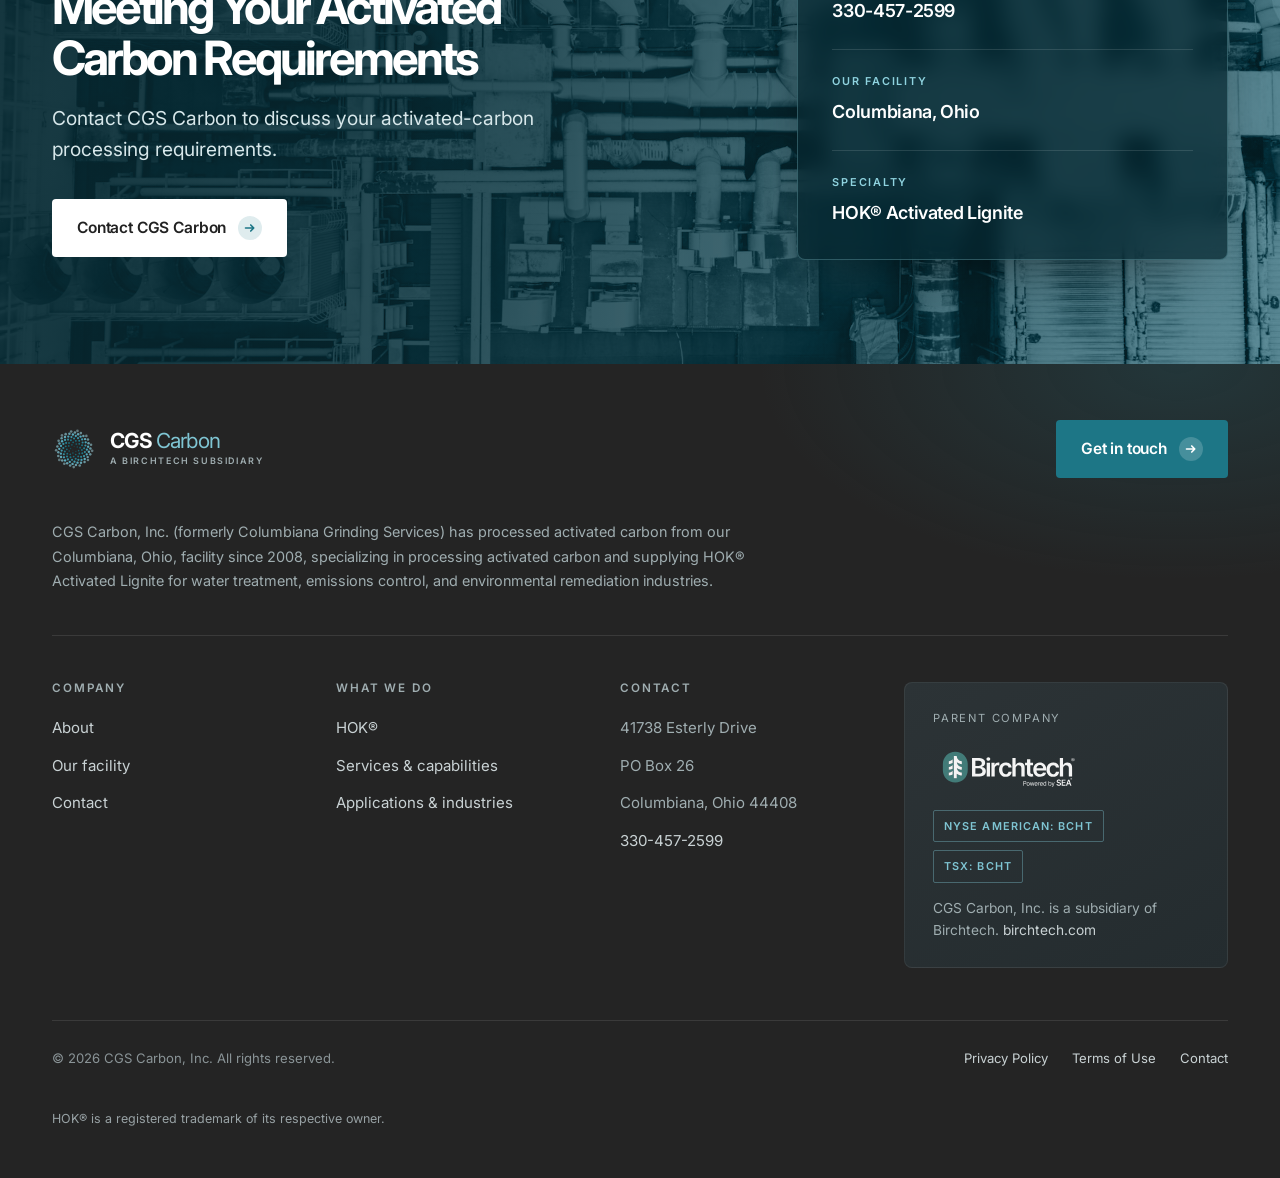
<file: hok-activated-lignite.html>
<!DOCTYPE html>
<html lang="en">
<head>
<meta charset="utf-8">
<meta name="viewport" content="width=device-width, initial-scale=1">
<title>HOK&reg; Activated Lignite | CGS Carbon</title>
<meta name="description" content="CGS Carbon specializes in virgin-based activated lignite, commonly known as HOK&reg;. Low iodine number, unique macro-pore structure, and analytical reference values.">
<meta name="robots" content="index, follow">
<meta name="theme-color" content="#1D7686">
<meta property="og:site_name" content="CGS Carbon, Inc.">
<meta property="og:title" content="HOK&reg; Activated Lignite | CGS Carbon">
<meta property="og:description" content="Virgin-based activated lignite with a low iodine number and unique macro-pore structure, suited to numerous applications.">
<meta property="og:type" content="website">
<link rel="icon" href="assets/img/favicon.svg" type="image/svg+xml">
<link rel="preconnect" href="https://fonts.googleapis.com">
<link rel="preconnect" href="https://fonts.gstatic.com" crossorigin>
<link rel="stylesheet" href="https://fonts.googleapis.com/css2?family=Inter:wght@400;500;600;700;800&display=swap">
<link rel="stylesheet" href="assets/css/global.css?v=27">
<link rel="stylesheet" href="assets/css/hok.css?v=27">
</head>
<body>
<a class="skip" href="#main">Skip to main content</a>
<script src="partials/header.js?v=27"></script>
<main id="main">

<!-- ================= PAGE HERO ================= -->
<div class="page-hero on-photo">
  <div class="wrap">
    <ol class="crumbs">
      <li><a href="/">Home</a></li>
      <li aria-current="page">HOK&reg;</li>
    </ol>
    <p class="eyebrow">HOK&reg;</p>
    <h1>HOK&reg; Activated Lignite.</h1>
    <p class="lead">We specialize in virgin-based activated lignite, commonly known as HOK&reg;.</p>
  </div>
</div>

<!-- ================= HOK ================= -->
<section>
  <div class="wrap">
    <div class="split wide-left">
      <div class="reveal">
        <p class="eyebrow">Our specialty</p>
        <h2>HOK&reg; Activated Lignite</h2>
        <p class="lead" style="margin-top:22px">The low iodine number and unique macro-pore
        structure of HOK have proven to be very well suited for numerous applications.</p>
        <ul class="checks">
          <li><strong>Virgin-based activated lignite</strong> &mdash; the specialty of the company, commonly known as HOK&reg;</li>
          <li><strong>Low iodine number</strong> &mdash; with a unique macro-pore structure</li>
          <li><strong>Numerous applications</strong> &mdash; proven across water, air and process duty</li>
        </ul>
        <div class="btns">
          <a class="btn btn-primary" href="contact">Discuss HOK&reg; Requirements<span class="ico" aria-hidden="true"><svg viewBox="0 0 16 16"><path d="M2 8h11M9 4l4 4-4 4" stroke-linecap="round" stroke-linejoin="round"/></svg></span></a>
        </div>
      </div>
      <div class="reveal photo-duo">
        <figure class="media-obj on-light pd-main">
          <img loading="lazy" decoding="async" src="assets/img/hok-powder2.jpg?v=27"
            alt="Fine black activated lignite powder">
          <figcaption class="mo-cap">
            <p class="mo-kicker">Our specialty</p>
            <h3>HOK&reg; Activated Lignite</h3>
          </figcaption>
        </figure>
        <figure class="media-obj on-light pd-over">
          <img loading="lazy" decoding="async" src="assets/img/hok-granules2.jpg?v=27"
            alt="Coarse black activated carbon granules">
          <figcaption class="mo-cap">
            <p class="mo-kicker">Virgin-based activated lignite</p>
          </figcaption>
        </figure>
        <div class="pd-chip"><img src="assets/img/logo-mark.svg" alt="">
          <div><strong>Specialty</strong><span>Virgin-based activated lignite</span></div>
        </div>
      </div>
    </div>
  </div>
</section>

<!-- ================= WHERE HOK GOES TO WORK ================= -->
<section class="bg-tint">
  <div class="wrap">
    <div class="section-head reveal">
      <p class="eyebrow">Applications</p>
      <h2>Where HOK&reg; Goes to Work.</h2>
      <p class="lead">HOK&reg; activated lignite is ideally suited for numerous applications and industries.</p>
    </div>
    <div class="grid g3">
      <article class="card reveal">
        <svg class="icon" viewBox="0 0 24 24" aria-hidden="true"><path d="M12 3c3.4 3.4 5.8 6.5 5.8 9.7a5.8 5.8 0 0 1-11.6 0C6.2 9.5 8.6 6.4 12 3Z" stroke-linejoin="round"/></svg>
        <h3>Municipal wastewater treatment facilities</h3>
      </article>
      <article class="card reveal">
        <svg class="icon" viewBox="0 0 24 24" aria-hidden="true"><path d="M3 21V10l6 4v-4l6 4v-4l6 4v7Z" stroke-linejoin="round"/><path d="M7.5 21v-3.5M12 21v-3.5M16.5 21v-3.5" stroke-linecap="round"/></svg>
        <h3>Industrial effluent treatment</h3>
      </article>
      <article class="card reveal">
        <svg class="icon" viewBox="0 0 24 24" aria-hidden="true"><path d="M8.5 21V8.5a3.5 3.5 0 0 1 7 0V21" stroke-linejoin="round"/><path d="M7 21h10M6 8.5h3.5M6 4.5h5.5" stroke-linecap="round"/></svg>
        <h3>Flue gas mercury adsorption</h3>
      </article>
      <article class="card reveal">
        <svg class="icon" viewBox="0 0 24 24" aria-hidden="true"><path d="M4 14c0-4.4 3.6-8 8-8s8 3.6 8 8" stroke-linecap="round"/><path d="M7 18h10M9 21h6" stroke-linecap="round"/></svg>
        <h3>Odor removal</h3>
      </article>
      <article class="card reveal">
        <svg class="icon" viewBox="0 0 24 24" aria-hidden="true"><path d="M10 3h4v5.4l4.2 8.4A3 3 0 0 1 15.5 21h-7A3 3 0 0 1 5.8 16.8L10 8.4Z" stroke-linejoin="round"/><path d="M7.6 15h8.8" stroke-linecap="round"/></svg>
        <h3>Steel production processes</h3>
      </article>
      <article class="card card-teal reveal">
        <svg class="icon" viewBox="0 0 24 24" aria-hidden="true"><path d="M20.5 12.5c0 3.9-3.8 7-8.5 7-1.2 0-2.4-.2-3.4-.6L3.5 20.5l1.7-4.2a6.5 6.5 0 0 1-1.7-4.3c0-3.9 3.8-7 8.5-7s8.5 3.1 8.5 7Z" stroke-linejoin="round"/></svg>
        <h3>And many more</h3>
        <p>These are typical uses, not a complete list. Tell us about your application.</p>
        <a class="arrow-link" href="applications">All applications<svg viewBox="0 0 16 16" aria-hidden="true"><path d="M2 8h11M9 4l4 4-4 4" stroke-linecap="round" stroke-linejoin="round"/></svg></a>
      </article>
    </div>
  </div>
</section>

<!-- ================= ANALYTICAL REFERENCE VALUES ================= -->
<section id="technical">
  <div class="wrap">
    <div class="section-head reveal">
      <p class="eyebrow">Technical data</p>
      <h2>Analytical Reference Values of Activated Lignite HOK&reg;</h2>
    </div>
    <div class="tablewrap reveal">
      <table>
        <thead>
          <tr><th scope="col">Property</th><th scope="col">Typical value</th></tr>
        </thead>
        <tbody>
          <tr><td><strong>Water content</strong></td><td class="num">0.5 %</td></tr>
          <tr><td><strong>Ash content</strong></td><td class="num">9.0 %</td></tr>
          <tr><td><strong>Volatile compounds</strong> (mainly CO &amp; CO<sub>2</sub>)</td><td class="num">3.0 %</td></tr>
          <tr><td><strong>Fixed carbon</strong></td><td class="num">87.5 %</td></tr>
          <tr><td><strong>Sulfur content</strong> (total)</td><td class="num">0.5 %</td></tr>
          <tr><td><strong>Heating value</strong></td><td class="num">29.9 MJ/kg</td></tr>
          <tr><td><strong>Specific surface area</strong></td><td class="num">300 m&sup2;/g</td></tr>
        </tbody>
      </table>
    </div>
    <p class="note" style="margin-top:22px">Typical reference values. Request current product
    documentation for specification data on the grade you are considering.</p>
  </div>
</section>

<!-- ================= CTA BAND ================= -->
<section class="cta">
  <div class="wrap">
    <div class="cta-inner reveal">
      <div class="cta-copy">
        <p class="eyebrow">Get in touch</p>
        <h2>Meeting Your Activated Carbon Requirements</h2>
        <p class="lead">Contact CGS Carbon to discuss your activated-carbon processing
        requirements.</p>
        <div class="btns">
          <a class="btn btn-light" href="contact">Contact CGS Carbon<span class="ico" aria-hidden="true"><svg viewBox="0 0 16 16"><path d="M2 8h11M9 4l4 4-4 4" stroke-linecap="round" stroke-linejoin="round"/></svg></span></a>
        </div>
      </div>
      <ul class="cta-meta">
        <li>
          <span class="cm-k">Call us</span>
          <a class="cm-v" href="tel:+13304572599">330-457-2599</a>
        </li>
        <li>
          <span class="cm-k">Our facility</span>
          <span class="cm-v">Columbiana, Ohio</span>
        </li>
        <li>
          <span class="cm-k">Specialty</span>
          <span class="cm-v">HOK&reg; Activated Lignite</span>
        </li>
      </ul>
    </div>
  </div>
</section>

</main>
<script src="partials/footer.js?v=27"></script>
<script src="assets/js/main.js?v=27" defer></script>
</body>
</html>
</file>
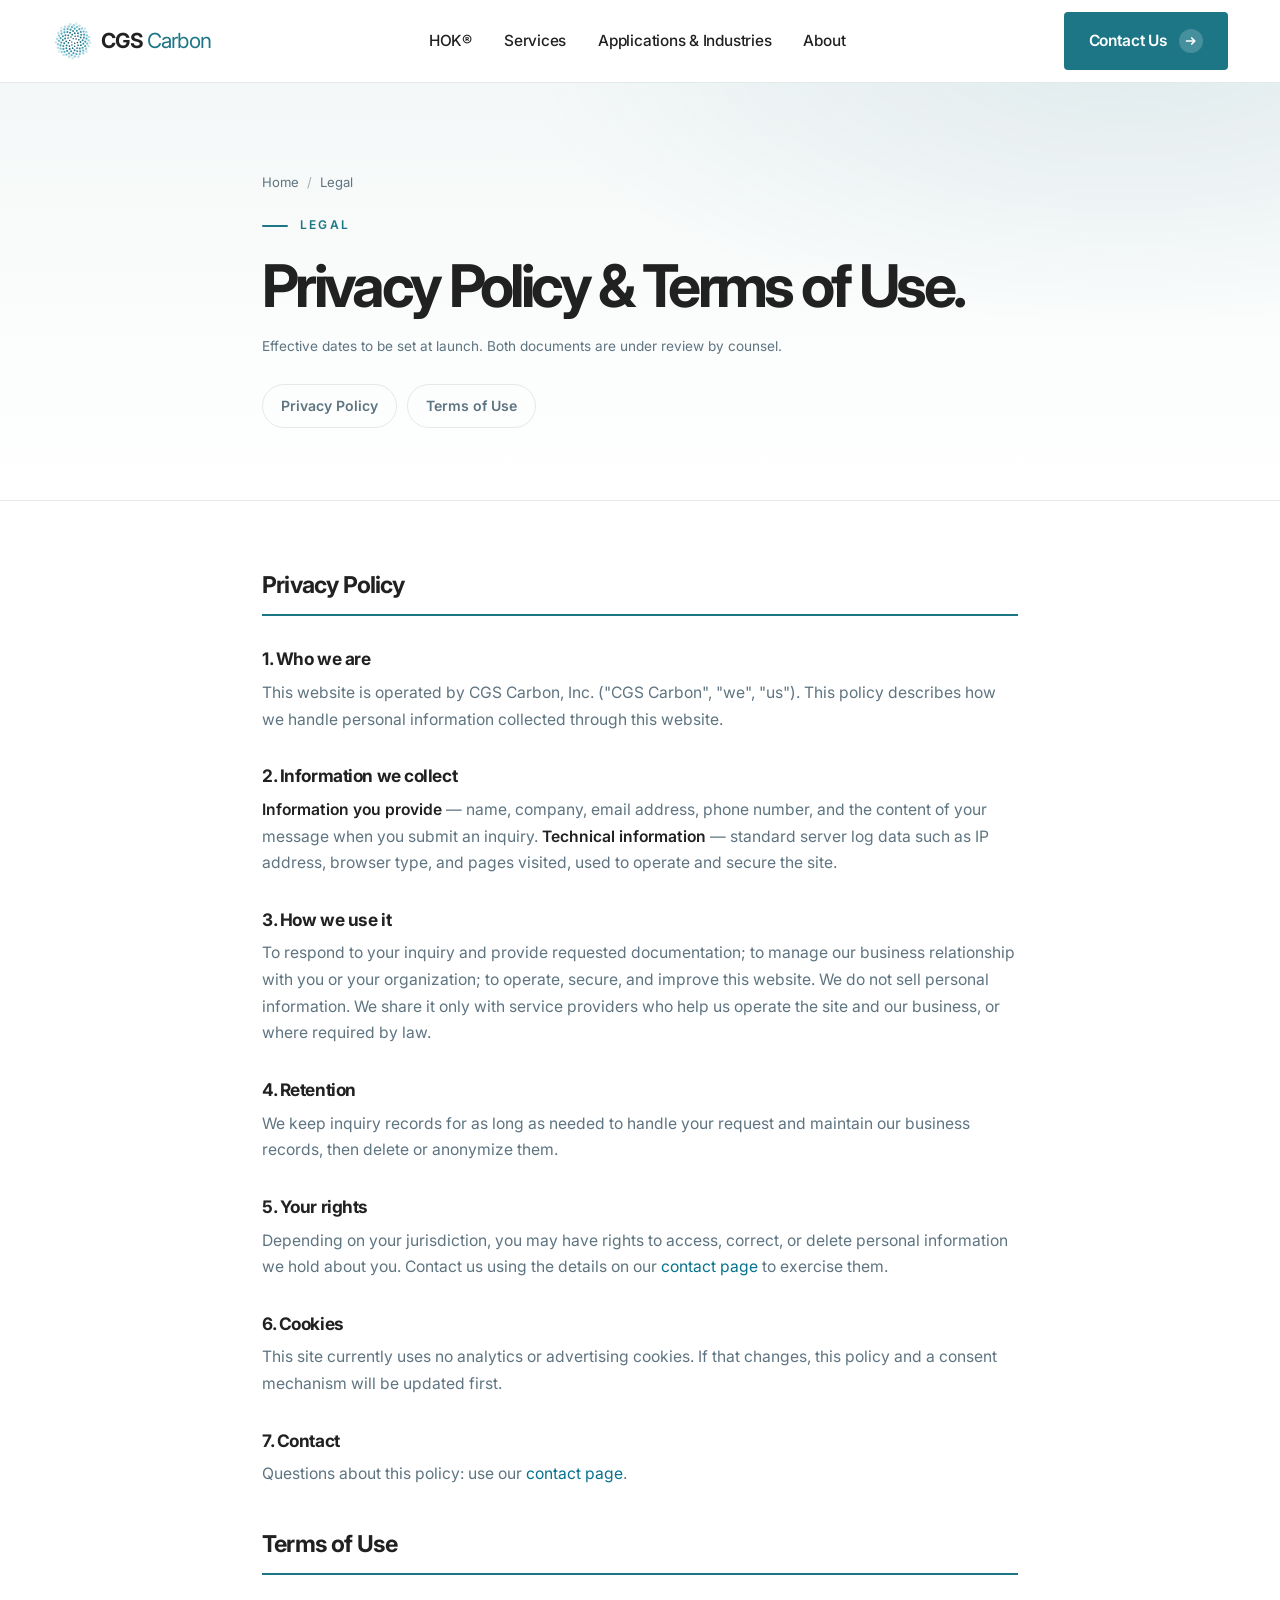
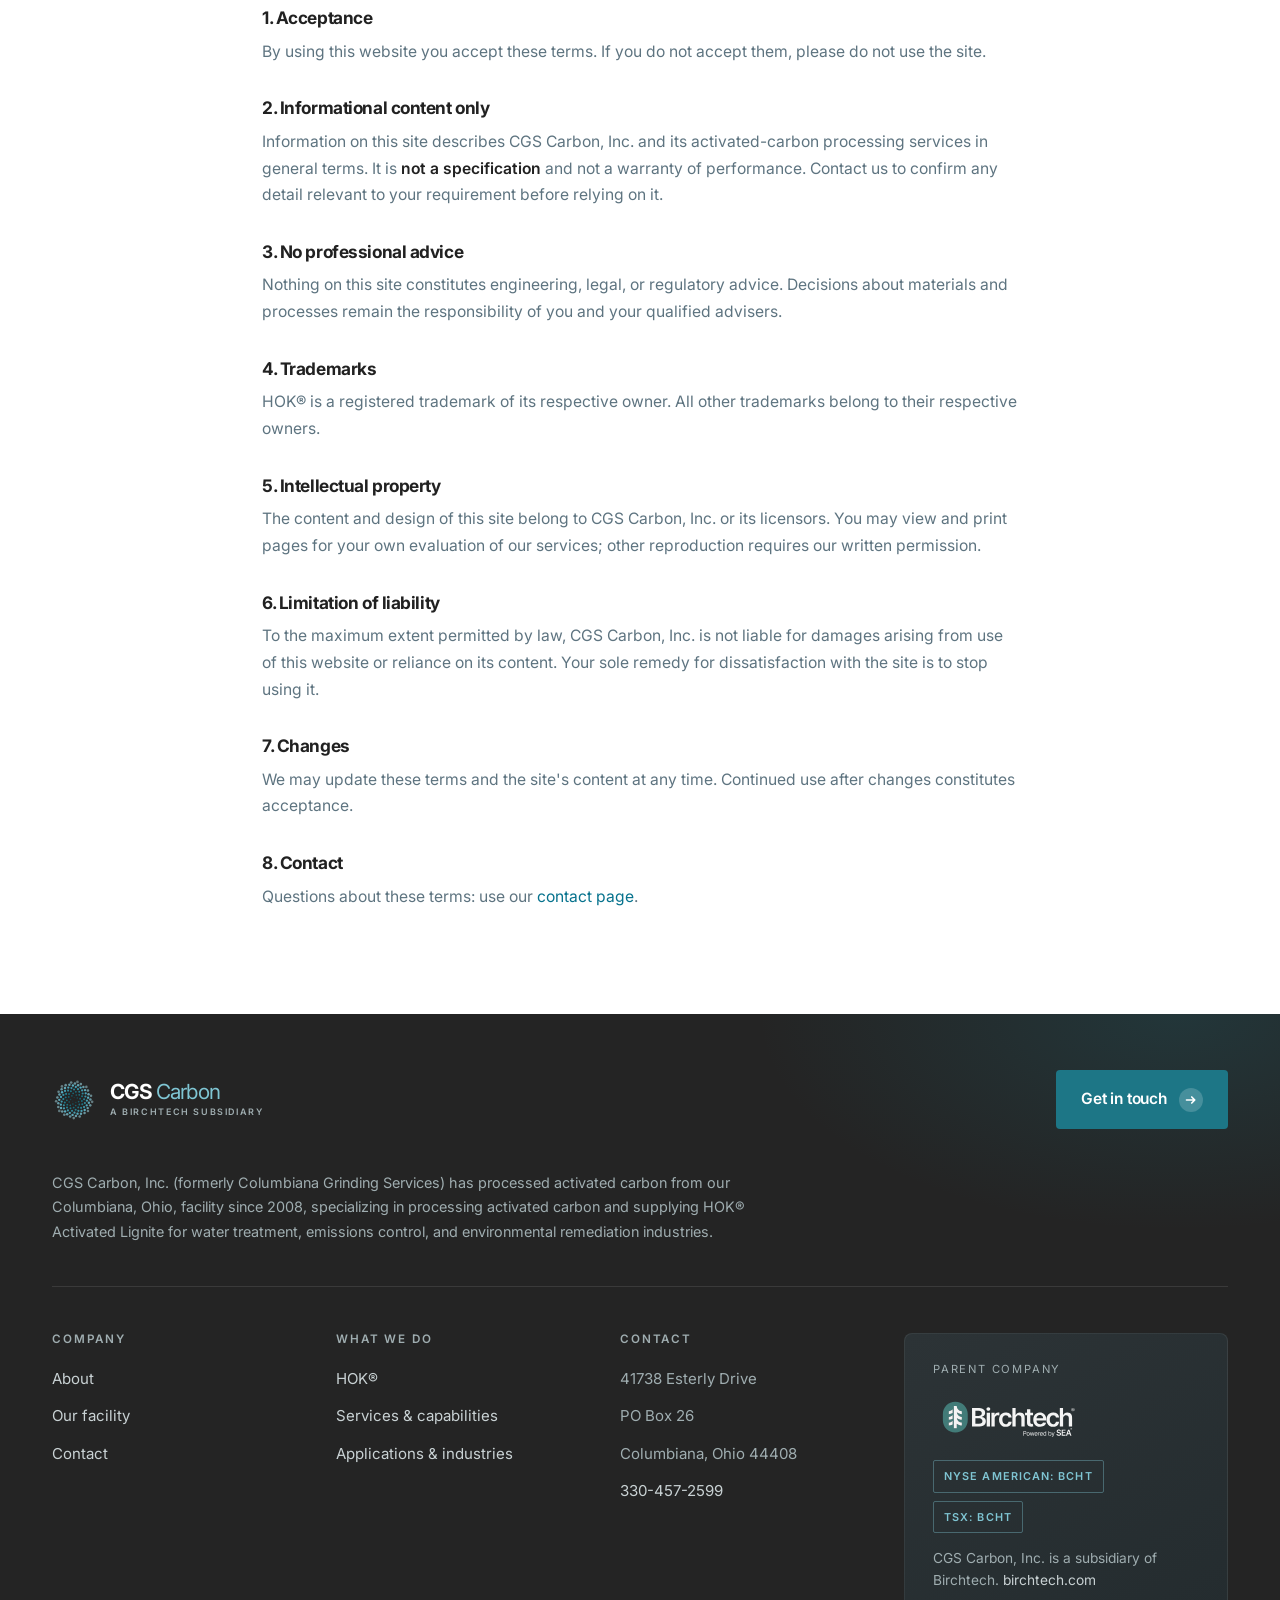
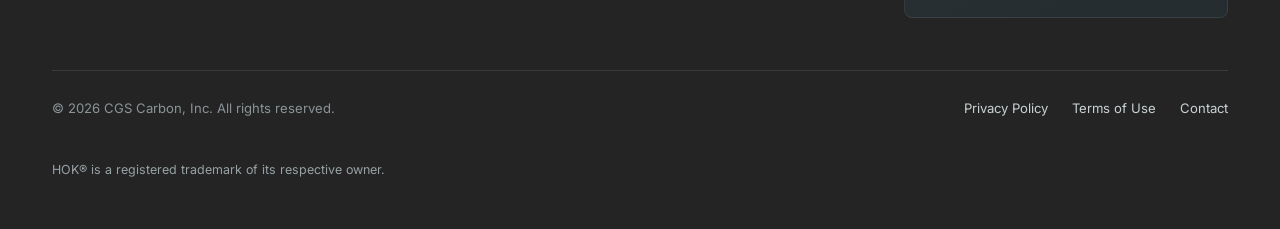
<file: legal.html>
<!DOCTYPE html>
<html lang="en">
<head>
<meta charset="utf-8">
<meta name="viewport" content="width=device-width, initial-scale=1">
<title>Legal | Privacy Policy &amp; Terms of Use | CGS Carbon</title>
<meta name="description" content="Privacy Policy and Terms of Use for the CGS Carbon, Inc. website.">
<meta name="robots" content="index, follow">
<meta name="theme-color" content="#1D7686">
<link rel="icon" href="assets/img/favicon.svg" type="image/svg+xml">
<link rel="preconnect" href="https://fonts.googleapis.com">
<link rel="preconnect" href="https://fonts.gstatic.com" crossorigin>
<link rel="stylesheet" href="https://fonts.googleapis.com/css2?family=Inter:wght@400;500;600;700;800&display=swap">
<link rel="stylesheet" href="assets/css/global.css?v=27">
<link rel="stylesheet" href="assets/css/legal.css?v=27">
</head>
<body>
<a class="skip" href="#main">Skip to main content</a>
<script src="partials/header.js?v=27"></script>
<main id="main">

<div class="page-hero">
  <div class="wrap-narrow">
    <ol class="crumbs">
      <li><a href="/">Home</a></li>
      <li aria-current="page">Legal</li>
    </ol>
    <p class="eyebrow">Legal</p>
    <h1>Privacy Policy &amp; Terms of Use.</h1>
    <p class="legal-updated">Effective dates to be set at launch. Both documents are under review by counsel.</p>
    <ul class="legal-jump">
      <li><a href="#privacy">Privacy Policy</a></li>
      <li><a href="#terms">Terms of Use</a></li>
    </ul>
  </div>
</div>

<div class="legal-body">
  <div class="wrap-narrow">

    <h2 id="privacy" class="legal-doc">Privacy Policy</h2>

    <h3>1. Who we are</h3>
    <p>This website is operated by CGS Carbon, Inc. ("CGS Carbon", "we", "us"). This policy
    describes how we handle personal information collected through this website.</p>

    <h3>2. Information we collect</h3>
    <p><strong>Information you provide</strong> &mdash; name, company, email address, phone number,
    and the content of your message when you submit an inquiry.
    <strong>Technical information</strong> &mdash; standard server log data such as IP address,
    browser type, and pages visited, used to operate and secure the site.</p>

    <h3>3. How we use it</h3>
    <p>To respond to your inquiry and provide requested documentation; to manage our business
    relationship with you or your organization; to operate, secure, and improve this website. We do
    not sell personal information. We share it only with service providers who help us operate the
    site and our business, or where required by law.</p>

    <h3>4. Retention</h3>
    <p>We keep inquiry records for as long as needed to handle your request and maintain our
    business records, then delete or anonymize them.</p>

    <h3>5. Your rights</h3>
    <p>Depending on your jurisdiction, you may have rights to access, correct, or delete personal
    information we hold about you. Contact us using the details on our
    <a href="contact">contact page</a> to exercise them.</p>

    <h3>6. Cookies</h3>
    <p>This site currently uses no analytics or advertising cookies. If that changes, this policy
    and a consent mechanism will be updated first.</p>

    <h3>7. Contact</h3>
    <p>Questions about this policy: use our <a href="contact">contact page</a>.</p>

    <h2 id="terms" class="legal-doc">Terms of Use</h2>

    <h3>1. Acceptance</h3>
    <p>By using this website you accept these terms. If you do not accept them, please do not use
    the site.</p>

    <h3>2. Informational content only</h3>
    <p>Information on this site describes CGS Carbon, Inc. and its activated-carbon processing
    services in general terms. It is <strong>not a specification</strong> and not a warranty of
    performance. Contact us to confirm any detail relevant to your requirement before relying on
    it.</p>

    <h3>3. No professional advice</h3>
    <p>Nothing on this site constitutes engineering, legal, or regulatory advice. Decisions about
    materials and processes remain the responsibility of you and your qualified advisers.</p>

    <h3>4. Trademarks</h3>
    <p>HOK&reg; is a registered trademark of its respective owner. All other trademarks belong to
    their respective owners.</p>

    <h3>5. Intellectual property</h3>
    <p>The content and design of this site belong to CGS Carbon, Inc. or its licensors. You may
    view and print pages for your own evaluation of our services; other reproduction requires our
    written permission.</p>

    <h3>6. Limitation of liability</h3>
    <p>To the maximum extent permitted by law, CGS Carbon, Inc. is not liable for damages arising
    from use of this website or reliance on its content. Your sole remedy for dissatisfaction with
    the site is to stop using it.</p>

    <h3>7. Changes</h3>
    <p>We may update these terms and the site's content at any time. Continued use after changes
    constitutes acceptance.</p>

    <h3>8. Contact</h3>
    <p>Questions about these terms: use our <a href="contact">contact page</a>.</p>

  </div>
</div>

</main>
<script src="partials/footer.js?v=27"></script>
<script src="assets/js/main.js?v=27" defer></script>
</body>
</html>
</file>
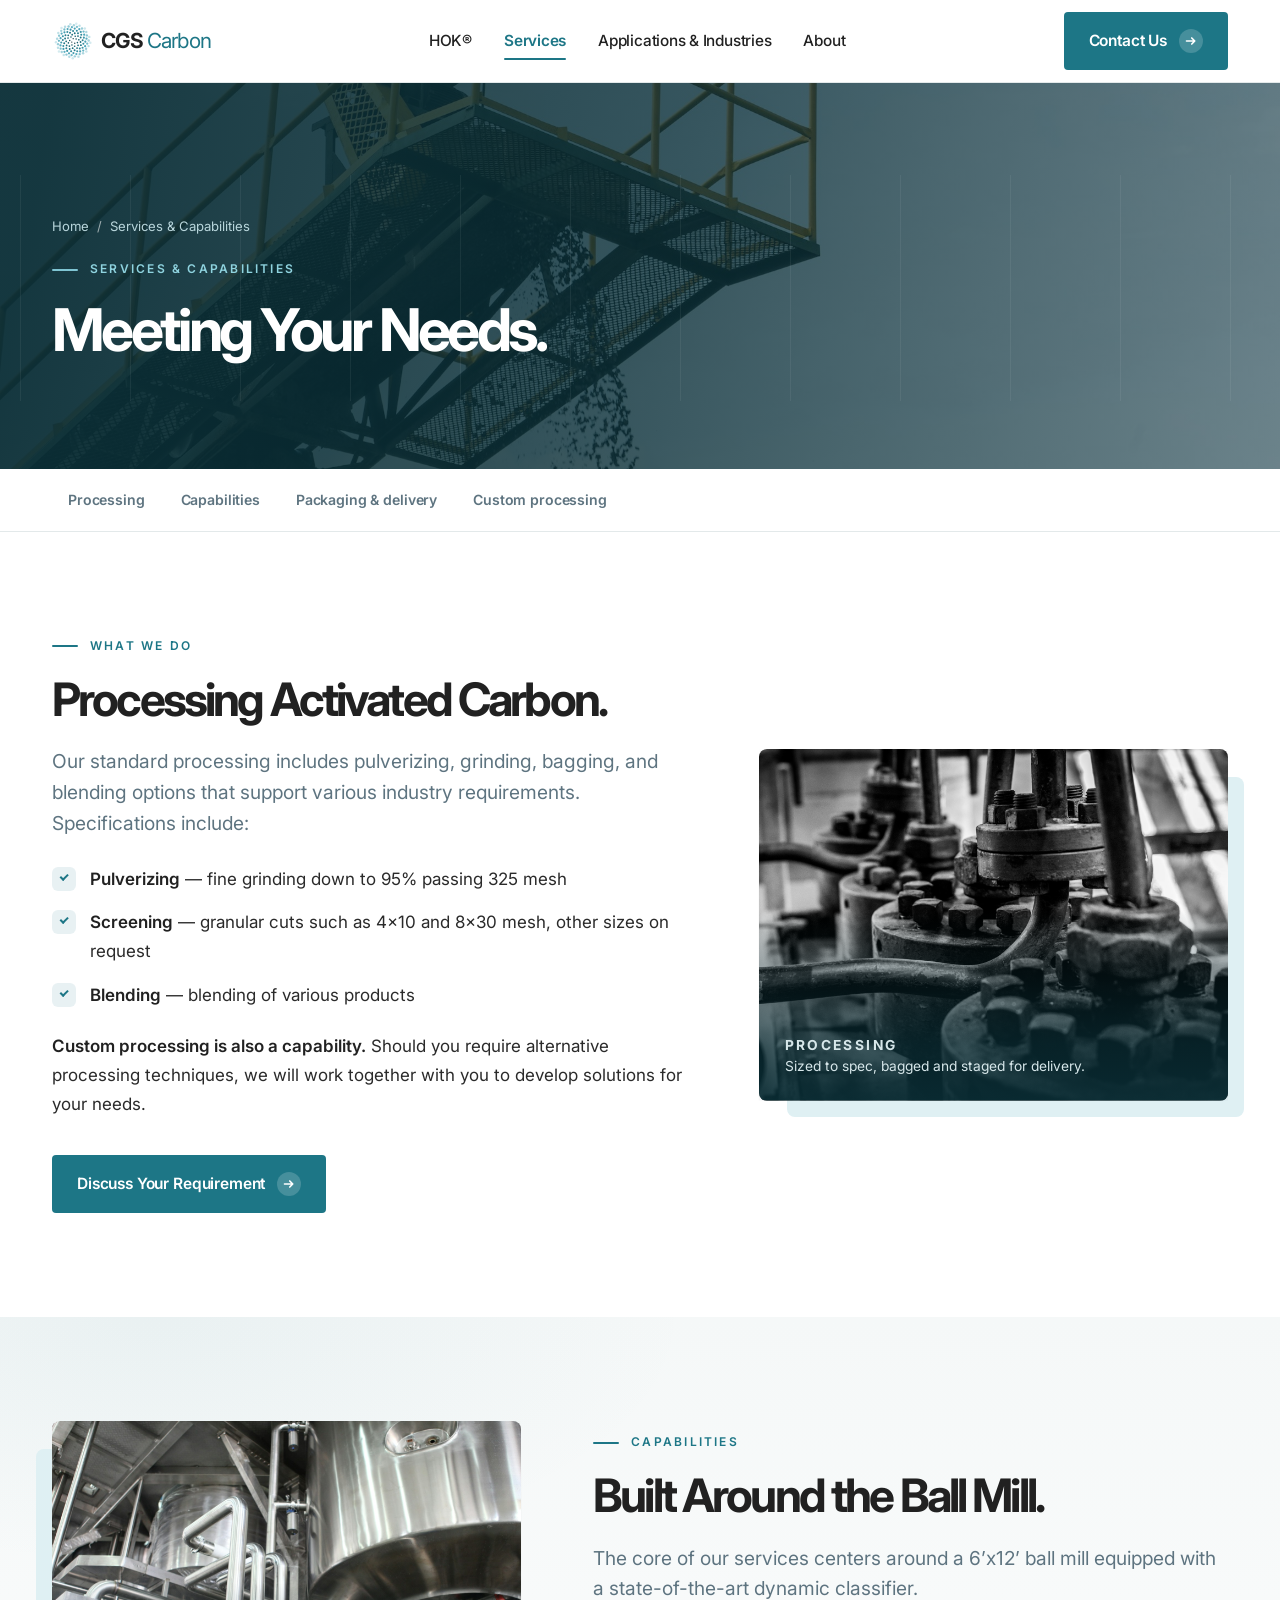
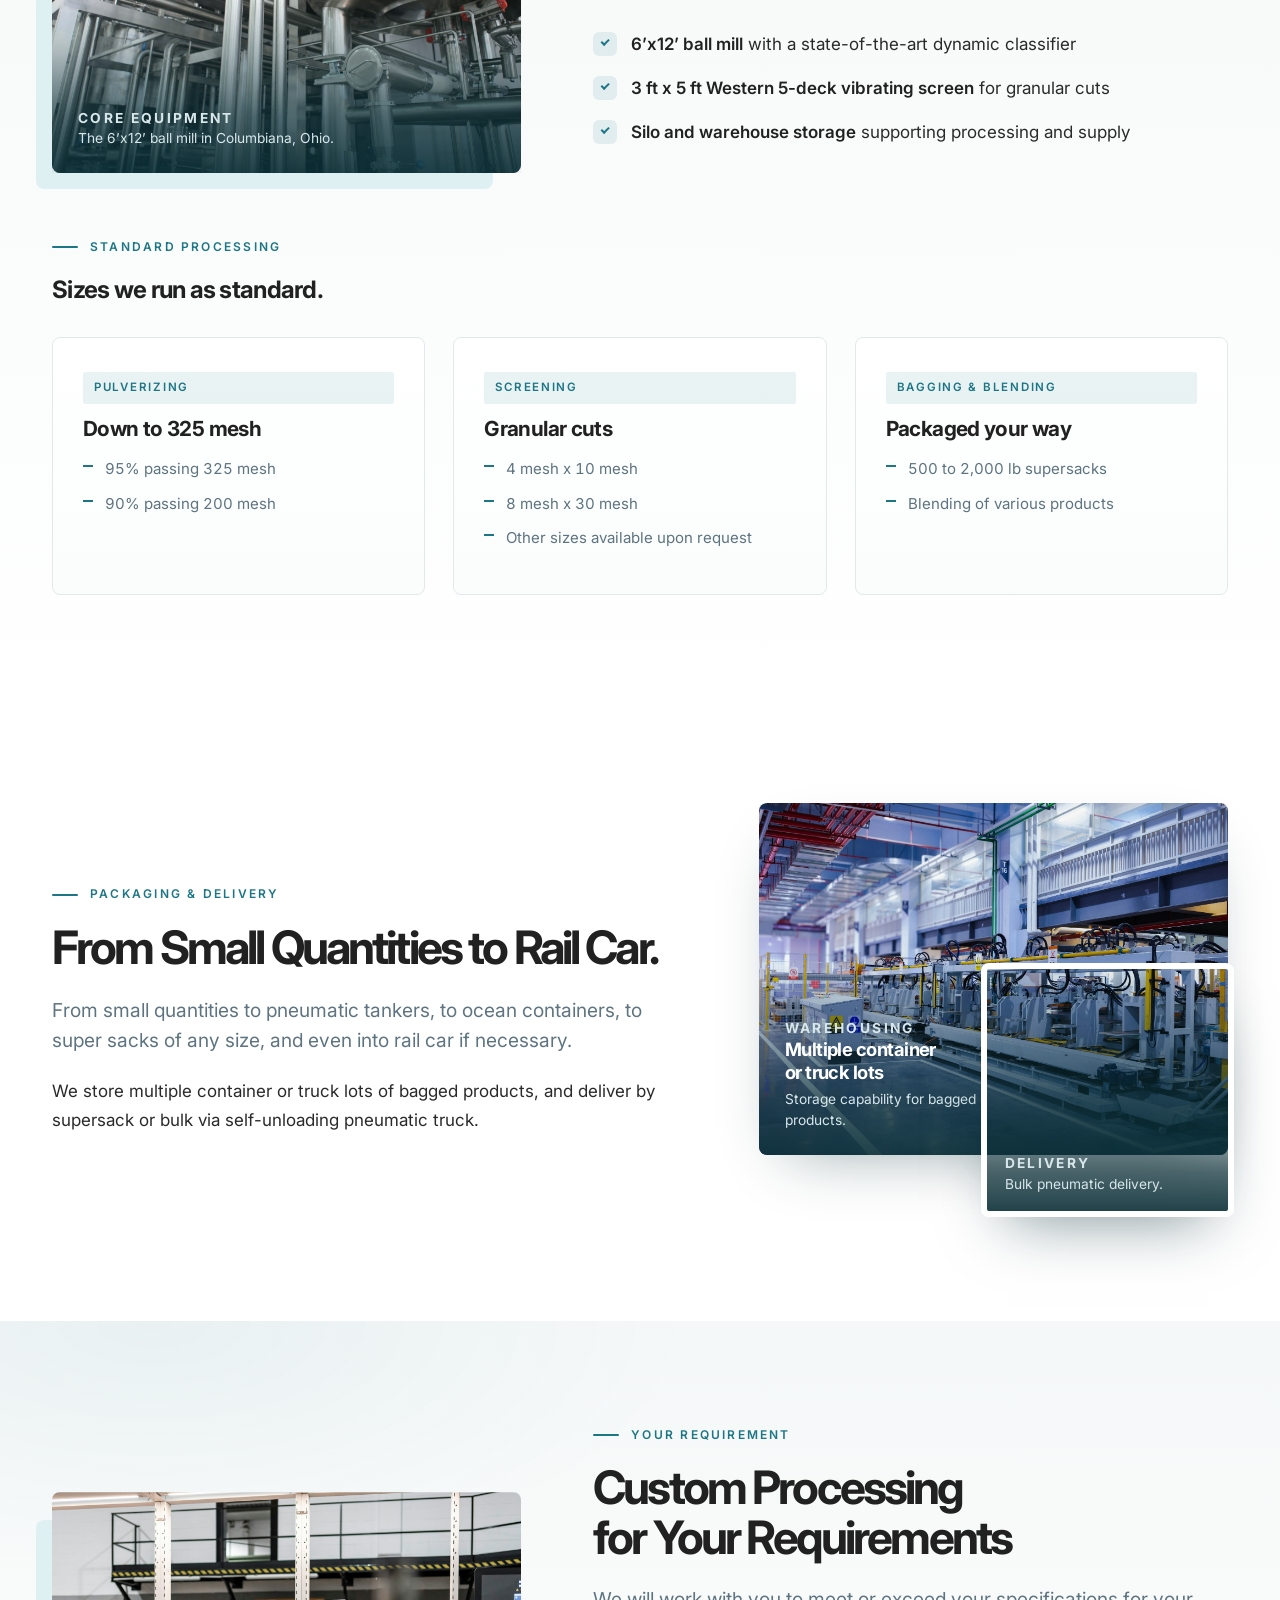
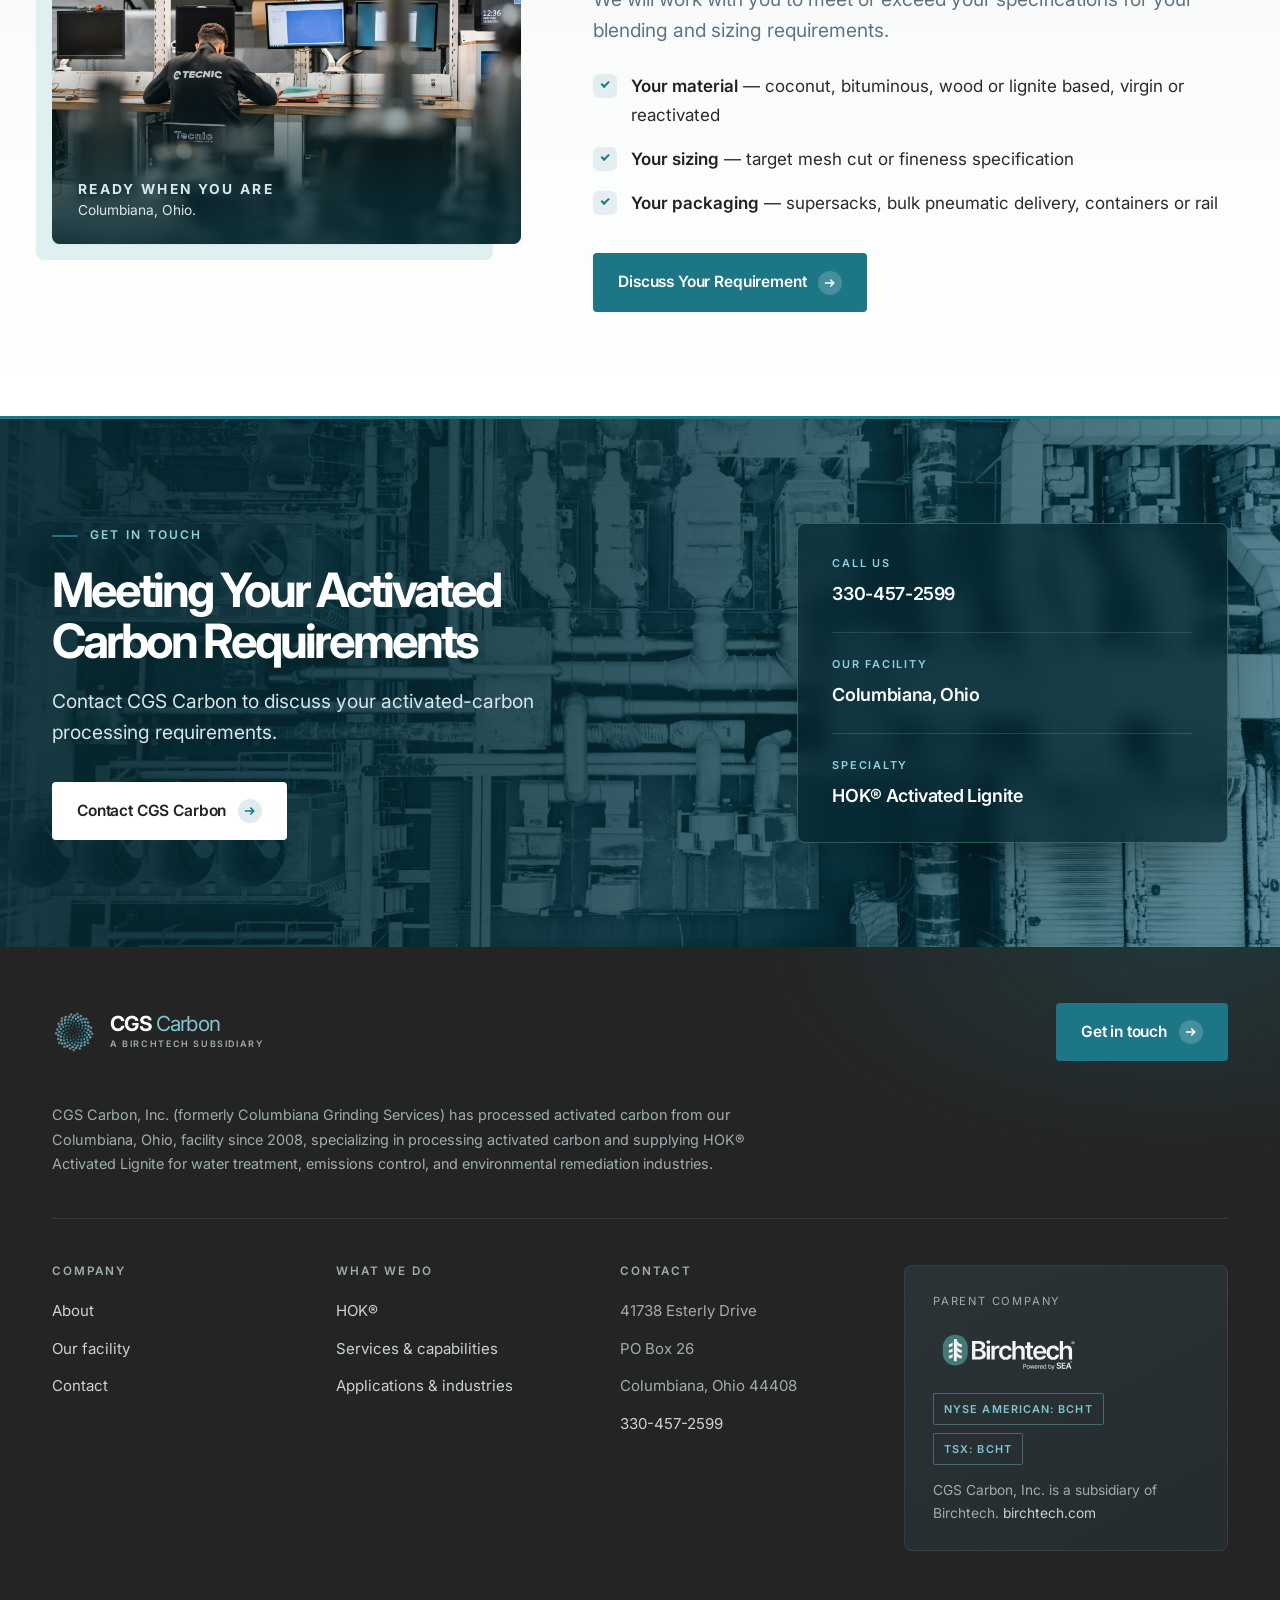
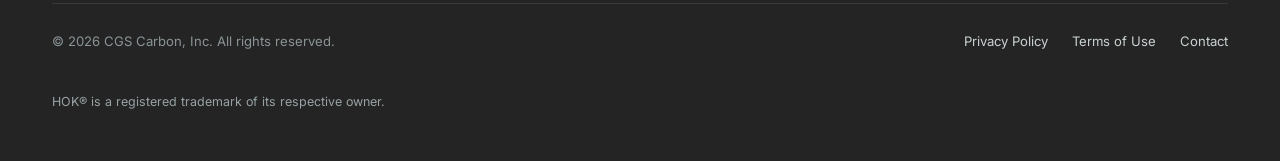
<file: services.html>
<!DOCTYPE html>
<html lang="en">
<head>
<meta charset="utf-8">
<meta name="viewport" content="width=device-width, initial-scale=1">
<title>Services &amp; Capabilities | CGS Carbon</title>
<meta name="description" content="CGS Carbon sizes your material to spec by pulverizing, screening and blending. 6'x12' ball mill with dynamic classifier, granular cuts, supersacks to rail car.">
<meta name="robots" content="index, follow">
<meta name="theme-color" content="#1D7686">
<meta property="og:site_name" content="CGS Carbon, Inc.">
<meta property="og:title" content="Services &amp; Capabilities | CGS Carbon">
<meta property="og:description" content="Pulverizing, screening and blending to spec. Packaged from supersacks to pneumatic tankers, ocean containers and rail car.">
<meta property="og:type" content="website">
<link rel="icon" href="assets/img/favicon.svg" type="image/svg+xml">
<link rel="preconnect" href="https://fonts.googleapis.com">
<link rel="preconnect" href="https://fonts.gstatic.com" crossorigin>
<link rel="stylesheet" href="https://fonts.googleapis.com/css2?family=Inter:wght@400;500;600;700;800&display=swap">
<link rel="stylesheet" href="assets/css/global.css?v=27">
<link rel="stylesheet" href="assets/css/services.css?v=27">
</head>
<body>
<a class="skip" href="#main">Skip to main content</a>
<script src="partials/header.js?v=27"></script>
<main id="main">

<!-- ================= PAGE HERO ================= -->
<div class="page-hero on-photo">
  <div class="wrap">
    <ol class="crumbs">
      <li><a href="/">Home</a></li>
      <li aria-current="page">Services &amp; Capabilities</li>
    </ol>
    <p class="eyebrow">Services &amp; capabilities</p>
    <h1>Meeting Your Needs.</h1>
  </div>
</div>

<!-- ================= JUMP NAV ================= -->
<nav class="jumpnav" aria-label="Sections on this page">
  <div class="wrap">
    <ul>
      <li><a href="#processing">Processing</a></li>
      <li><a href="#capabilities">Capabilities</a></li>
      <li><a href="#logistics">Packaging &amp; delivery</a></li>
      <li><a href="#requirements">Custom processing</a></li>
    </ul>
  </div>
</nav>

<!-- ================= PROCESSING ================= -->
<section id="processing">
  <div class="wrap">
    <div class="split wide-left">
      <div class="reveal">
        <p class="eyebrow">What we do</p>
        <h2>Processing Activated Carbon.</h2>
        <p class="lead" style="margin-top:22px">Our standard processing includes pulverizing,
        grinding, bagging, and blending options that support various industry requirements.
        Specifications include:</p>
        <ul class="checks">
          <li><strong>Pulverizing</strong> &mdash; fine grinding down to 95% passing 325 mesh</li>
          <li><strong>Screening</strong> &mdash; granular cuts such as 4x10 and 8x30 mesh, other sizes on request</li>
          <li><strong>Blending</strong> &mdash; blending of various products</li>
        </ul>
        <p style="margin-top:22px"><strong>Custom processing is also a capability.</strong> Should
        you require alternative processing techniques, we will work together with you to develop
        solutions for your needs.</p>
        <div class="btns">
          <a class="btn btn-primary" href="contact">Discuss Your Requirement<span class="ico" aria-hidden="true"><svg viewBox="0 0 16 16"><path d="M2 8h11M9 4l4 4-4 4" stroke-linecap="round" stroke-linejoin="round"/></svg></span></a>
        </div>
      </div>
      <div class="media-frame reveal">
        <figure class="media-obj">
          <img loading="lazy" decoding="async" src="assets/img/resources-hero.jpg?v=27"
            alt="Processed carbon sized to spec and staged for delivery">
          <figcaption class="mo-cap">
            <p class="mo-kicker">Processing</p>
            <p>Sized to spec, bagged and staged for delivery.</p>
          </figcaption>
        </figure>
      </div>
    </div>
  </div>
</section>

<!-- ================= CAPABILITIES ================= -->
<section id="capabilities" class="bg-tint">
  <div class="wrap">
    <div class="split wide-right">
      <div class="media-frame flip reveal">
        <figure class="media-obj">
          <img loading="lazy" decoding="async" src="assets/img/app-adsorptive.jpg?v=27"
            alt="Core processing equipment at the Columbiana, Ohio facility">
          <figcaption class="mo-cap">
            <p class="mo-kicker">Core equipment</p>
            <p>The 6&rsquo;x12&rsquo; ball mill in Columbiana, Ohio.</p>
          </figcaption>
        </figure>
      </div>
      <div class="reveal">
        <p class="eyebrow">Capabilities</p>
        <h2>Built Around the Ball Mill.</h2>
        <p class="lead" style="margin-top:22px">The core of our services centers around a
        6&rsquo;x12&rsquo; ball mill equipped with a state-of-the-art dynamic classifier.</p>
        <ul class="checks">
          <li><strong>6&rsquo;x12&rsquo; ball mill</strong> with a state-of-the-art dynamic classifier</li>
          <li><strong>3 ft x 5 ft Western 5-deck vibrating screen</strong> for granular cuts</li>
          <li><strong>Silo and warehouse storage</strong> supporting processing and supply</li>
        </ul>
      </div>
    </div>

    <div class="section-head reveal" style="margin-top:64px;margin-bottom:32px">
      <p class="eyebrow">Standard processing</p>
      <h3 style="font-size:1.5rem">Sizes we run as standard.</h3>
    </div>
    <div class="grid g3">
      <article class="card spec-card reveal">
        <p class="kind">Pulverizing</p>
        <h3>Down to 325 mesh</h3>
        <ul>
          <li>95% passing 325 mesh</li>
          <li>90% passing 200 mesh</li>
        </ul>
      </article>
      <article class="card spec-card reveal">
        <p class="kind">Screening</p>
        <h3>Granular cuts</h3>
        <ul>
          <li>4 mesh x 10 mesh</li>
          <li>8 mesh x 30 mesh</li>
          <li>Other sizes available upon request</li>
        </ul>
      </article>
      <article class="card spec-card reveal">
        <p class="kind">Bagging &amp; blending</p>
        <h3>Packaged your way</h3>
        <ul>
          <li>500 to 2,000 lb supersacks</li>
          <li>Blending of various products</li>
        </ul>
      </article>
    </div>
  </div>
</section>

<!-- ================= LOGISTICS ================= -->
<section id="logistics">
  <div class="wrap">
    <div class="split wide-left">
      <div class="reveal">
        <p class="eyebrow">Packaging &amp; delivery</p>
        <h2>From Small Quantities to Rail Car.</h2>
        <p class="lead" style="margin-top:22px">From small quantities to pneumatic tankers, to
        ocean containers, to super sacks of any size, and even into rail car if necessary.</p>
        <p style="margin-top:20px">We store multiple container or truck lots of bagged products,
        and deliver by supersack or bulk via self-unloading pneumatic truck.</p>
      </div>
      <div class="reveal photo-duo">
        <figure class="media-obj pd-main">
          <img loading="lazy" decoding="async" src="assets/img/news-hero.jpg?v=27"
            alt="Warehouse storage of bagged product">
          <figcaption class="mo-cap">
            <p class="mo-kicker">Warehousing</p>
            <h3>Multiple container or truck lots</h3>
            <p>Storage capability for bagged products.</p>
          </figcaption>
        </figure>
        <figure class="media-obj pd-over">
          <img loading="lazy" decoding="async" src="assets/img/ind-hero.jpg?v=27"
            alt="Bulk pneumatic delivery vehicle at an industrial site">
          <figcaption class="mo-cap">
            <p class="mo-kicker">Delivery</p>
            <p>Bulk pneumatic delivery.</p>
          </figcaption>
        </figure>
      </div>
    </div>
  </div>
</section>

<!-- ================= REQUIREMENTS ================= -->
<section id="requirements" class="bg-tint">
  <div class="wrap">
    <div class="split wide-right">
      <div class="media-frame flip reveal">
        <figure class="media-obj">
          <img loading="lazy" decoding="async" src="assets/img/contact-hero.jpg?v=27"
            alt="The team ready to take a processing requirement">
          <figcaption class="mo-cap">
            <p class="mo-kicker">Ready when you are</p>
            <p>Columbiana, Ohio.</p>
          </figcaption>
        </figure>
      </div>
      <div class="reveal">
        <p class="eyebrow">Your requirement</p>
        <h2>Custom Processing for Your Requirements</h2>
        <p class="lead" style="margin-top:22px">We will work with you to meet or exceed your
        specifications for your blending and sizing requirements.</p>
        <ul class="checks">
          <li><strong>Your material</strong> &mdash; coconut, bituminous, wood or lignite based, virgin or reactivated</li>
          <li><strong>Your sizing</strong> &mdash; target mesh cut or fineness specification</li>
          <li><strong>Your packaging</strong> &mdash; supersacks, bulk pneumatic delivery, containers or rail</li>
        </ul>
        <div class="btns">
          <a class="btn btn-primary" href="contact">Discuss Your Requirement<span class="ico" aria-hidden="true"><svg viewBox="0 0 16 16"><path d="M2 8h11M9 4l4 4-4 4" stroke-linecap="round" stroke-linejoin="round"/></svg></span></a>
        </div>
      </div>
    </div>
  </div>
</section>

<!-- ================= CTA BAND ================= -->
<section class="cta">
  <div class="wrap">
    <div class="cta-inner reveal">
      <div class="cta-copy">
        <p class="eyebrow">Get in touch</p>
        <h2>Meeting Your Activated Carbon Requirements</h2>
        <p class="lead">Contact CGS Carbon to discuss your activated-carbon processing
        requirements.</p>
        <div class="btns">
          <a class="btn btn-light" href="contact">Contact CGS Carbon<span class="ico" aria-hidden="true"><svg viewBox="0 0 16 16"><path d="M2 8h11M9 4l4 4-4 4" stroke-linecap="round" stroke-linejoin="round"/></svg></span></a>
        </div>
      </div>
      <ul class="cta-meta">
        <li>
          <span class="cm-k">Call us</span>
          <a class="cm-v" href="tel:+13304572599">330-457-2599</a>
        </li>
        <li>
          <span class="cm-k">Our facility</span>
          <span class="cm-v">Columbiana, Ohio</span>
        </li>
        <li>
          <span class="cm-k">Specialty</span>
          <span class="cm-v">HOK&reg; Activated Lignite</span>
        </li>
      </ul>
    </div>
  </div>
</section>

</main>
<script src="partials/footer.js?v=27"></script>
<script src="assets/js/main.js?v=27" defer></script>
</body>
</html>
</file>
<file: assets/css/global.css>
/* ============================================================
   CGS Carbon — global design system
   Shared by every page: tokens, reset, layout, type, buttons,
   header, footer, and reusable section components.
   Brand family: Birchtech (parent) — teal #1D7686 on white,
   Inter display type with tight tracking, charcoal footer.
   ============================================================ */
:root{
  --teal:#1D7686;        /* primary brand teal (Birchtech) */
  --teal-deep:#06728D;   /* links, secondary actions */
  --teal-dark:#155C69;   /* hover / pressed */
  --teal-ink:#0A2E36;    /* deepest teal, duotone shadow */
  --teal-pale:#DFF0F3;   /* tint background */
  --ink:#212121;         /* headings */
  --body:#2A2A2A;        /* body copy */
  --slate:#5E7480;       /* secondary copy */
  --silver:#9FADB0;      /* tertiary / on-dark secondary */
  --line:#E3E9EA;
  --soft:#F4F4F4;
  --tint:#F5F8F8;
  --dark:#242424;        /* footer */
  --dark-2:#2C3336;
  --white:#FFFFFF;
  --maxw:1240px;
  --gut:32px;
  --r:4px;               /* Birchtech uses restrained radii */
  --r-lg:8px;
  --shadow:0 1px 2px rgba(33,33,33,.04),0 12px 34px -18px rgba(33,33,33,.22);
  --ease:cubic-bezier(.22,.61,.36,1);
}
*,*::before,*::after{box-sizing:border-box}
html{-webkit-text-size-adjust:100%;scroll-behavior:smooth}
body{margin:0;overflow-x:hidden;font-family:Inter,system-ui,-apple-system,"Segoe UI",Roboto,sans-serif;
  font-size:17px;line-height:1.7;color:var(--body);background:var(--white);
  -webkit-font-smoothing:antialiased;text-rendering:optimizeLegibility}
h1,h2,h3,h4,h5{margin:0;color:var(--ink);font-weight:700;line-height:1.08;
  letter-spacing:-.055em;text-wrap:balance}
h1{font-size:clamp(2.5rem,4.6vw,3.9rem);letter-spacing:-.062em}
h2{font-size:clamp(2rem,3.6vw,3rem);letter-spacing:-.062em}
h3{font-size:1.3rem;letter-spacing:-.03em;line-height:1.25}
h4{font-size:1.02rem;letter-spacing:-.02em}
p{margin:0 0 1.1em}
p:last-child{margin-bottom:0}
a{color:var(--teal-deep);text-decoration:none}
a:hover{text-decoration:underline}
img,svg,video{max-width:100%;display:block}
ul,ol{margin:0 0 1.1em;padding-left:1.15em}
li{margin-bottom:.5em}
strong{color:var(--ink);font-weight:600}
hr{border:0;border-top:1px solid var(--line);margin:0}
::selection{background:var(--teal);color:#fff}
:focus-visible{outline:3px solid var(--teal-deep);outline-offset:3px;border-radius:2px}
[id]{scroll-margin-top:118px}

/* ---------- layout ---------- */
.wrap{max-width:var(--maxw);margin:0 auto;padding:0 var(--gut)}
.wrap-narrow{max-width:820px;margin:0 auto;padding:0 var(--gut)}
section{padding:104px 0}
section.tight{padding:72px 0}
.bg-soft{background:var(--soft)}
.bg-tint{background:var(--tint)}
.bg-dark{background:var(--dark);color:var(--silver)}
.bg-dark h1,.bg-dark h2,.bg-dark h3,.bg-dark h4{color:#fff}
.bg-dark a:not(.btn){color:#7FC5D3}
.grid{display:grid;gap:28px}
.g2{grid-template-columns:repeat(2,1fr)}
.g3{grid-template-columns:repeat(3,1fr)}
.g4{grid-template-columns:repeat(4,1fr)}
.split{display:grid;grid-template-columns:1fr 1fr;gap:72px;align-items:center}
.split.wide-left{grid-template-columns:1.15fr .85fr}
.split.wide-right{grid-template-columns:.85fr 1.15fr}
.stack-16>*+*{margin-top:16px}
.stack-24>*+*{margin-top:24px}
.stack-32>*+*{margin-top:32px}

/* ---------- type helpers ---------- */
.eyebrow{font-size:.75rem;font-weight:600;letter-spacing:.185em;text-transform:uppercase;
  color:var(--teal);margin:0 0 18px}
.bg-dark .eyebrow{color:#7FC5D3}
.lead{font-size:clamp(1.08rem,1.5vw,1.28rem);line-height:1.6;color:var(--slate)}
.bg-dark .lead{color:var(--silver)}
.measure{max-width:62ch}
.section-head{max-width:760px;margin-bottom:52px}
.section-head .lead{margin-top:20px}
.tone{color:var(--teal)}
.small{font-size:.9rem}
.note{font-size:.85rem;color:var(--slate);line-height:1.6}
.center{text-align:center}
.center .section-head{margin-left:auto;margin-right:auto}
.sr-only{position:absolute;width:1px;height:1px;padding:0;margin:-1px;overflow:hidden;
  clip:rect(0 0 0 0);clip-path:inset(50%);white-space:nowrap;border:0}

/* ---------- buttons ---------- */
.btn{display:inline-flex;align-items:center;gap:12px;font-weight:600;font-size:.97rem;
  letter-spacing:-.01em;padding:15px 24px;border-radius:var(--r);border:1.5px solid transparent;
  cursor:pointer;transition:background .18s var(--ease),color .18s var(--ease),
  border-color .18s var(--ease),transform .18s var(--ease);text-decoration:none;font-family:inherit}
.btn:hover{text-decoration:none;transform:translateY(-1px)}
.btn .ico{display:grid;place-items:center;width:24px;height:24px;border-radius:50%;
  background:rgba(255,255,255,.18);flex:none;transition:transform .18s var(--ease)}
.btn:hover .ico{transform:translateX(3px)}
.btn .ico svg{width:12px;height:12px;stroke:currentColor;stroke-width:2.2;fill:none}
.btn-primary{background:var(--teal);color:#fff}
.btn-primary:hover{background:var(--teal-dark)}
.btn-outline{border-color:#C4CDCF;color:var(--ink);background:transparent}
.btn-outline .ico{background:rgba(29,118,134,.12);color:var(--teal)}
.btn-outline:hover{border-color:var(--teal);color:var(--teal-dark)}
.btn-light{background:#fff;color:var(--ink)}
.btn-light .ico{background:rgba(29,118,134,.14);color:var(--teal)}
.btn-ghost-light{border-color:rgba(255,255,255,.4);color:#fff}
.btn-ghost-light .ico{background:rgba(255,255,255,.16)}
.btn-ghost-light:hover{border-color:#fff;background:rgba(255,255,255,.08)}
.btns{display:flex;flex-wrap:wrap;gap:14px;margin-top:36px}
.arrow-link{display:inline-flex;align-items:center;gap:8px;font-weight:600;font-size:.94rem;
  color:var(--teal-deep);letter-spacing:-.01em}
.arrow-link svg{width:15px;height:15px;stroke:currentColor;stroke-width:2.2;fill:none;
  transition:transform .18s var(--ease)}
.arrow-link:hover{text-decoration:none;color:var(--teal-dark)}
.arrow-link:hover svg{transform:translateX(4px)}

/* ---------- pills / tags ---------- */
.pills{display:flex;flex-wrap:wrap;gap:10px;margin-top:26px;padding:0;list-style:none}
.pill{font-size:.7rem;font-weight:600;letter-spacing:.13em;text-transform:uppercase;
  padding:8px 14px;border:1px solid rgba(255,255,255,.55);border-radius:2px;color:#fff;margin:0}
.pill-ink{border-color:#C4CDCF;color:var(--slate)}

/* ---------- skip link ---------- */
.skip{position:absolute;left:0;top:0;z-index:999;background:var(--teal);color:#fff;
  padding:14px 22px;font-weight:600;border-radius:0 0 var(--r) 0;
  transform:translateY(-120%);transition:transform .15s var(--ease)}
.skip:focus{transform:none}

/* ---------- header ---------- */
.topbar{background:var(--dark);color:var(--silver);font-size:.79rem;letter-spacing:.01em}
.topbar .wrap{display:flex;justify-content:space-between;align-items:center;gap:20px;
  min-height:38px;padding-top:8px;padding-bottom:8px}
.topbar strong{color:#fff;font-weight:600}
.topbar a{color:#7FC5D3}
.site-header{position:sticky;top:0;z-index:120;background:rgba(255,255,255,.94);
  backdrop-filter:saturate(180%) blur(12px);border-bottom:1px solid var(--line)}
.hdr{display:flex;align-items:center;justify-content:space-between;gap:24px;min-height:82px}
.brand{display:flex;align-items:center;gap:7px;text-decoration:none;flex:none}
.brand:hover{text-decoration:none}
.brand img,.brand svg{width:42px;height:42px}
.brand-txt{display:flex;flex-direction:column;line-height:1}
.brand-name{font-size:1.3rem;font-weight:700;color:var(--ink);letter-spacing:-.045em}
.brand-name span{font-weight:400;color:var(--teal)}
.brand-sub{font-size:.56rem;font-weight:600;letter-spacing:.18em;text-transform:uppercase;
  color:var(--slate);margin-top:5px}
.nav{display:flex;align-items:center;gap:6px}
.nav>ul{display:flex;align-items:center;gap:4px;list-style:none;margin:0;padding:0}
.nav>ul>li{margin:0;position:relative}
.navlink{display:inline-flex;align-items:center;gap:6px;padding:11px 14px;border-radius:var(--r);
  color:var(--ink);font-size:.96rem;font-weight:500;letter-spacing:-.015em;background:none;
  border:0;font-family:inherit;cursor:pointer}
.navlink:hover{text-decoration:none;color:var(--teal-dark);background:var(--tint)}
.navlink[aria-current="page"],.navlink.is-active{color:var(--teal);font-weight:600}
.navlink .chev{width:11px;height:11px;stroke:currentColor;stroke-width:2.4;fill:none;
  transition:transform .2s var(--ease)}
.navlink[aria-expanded="true"] .chev{transform:rotate(180deg)}
.mega{position:absolute;top:calc(100% + 10px);left:50%;transform:translateX(-50%) translateY(-6px);
  min-width:330px;background:#fff;border:1px solid var(--line);border-radius:var(--r-lg);
  box-shadow:var(--shadow);padding:10px;list-style:none;margin:0;opacity:0;visibility:hidden;
  transition:opacity .18s var(--ease),transform .18s var(--ease),visibility .18s}
.nav li.open .mega{opacity:1;visibility:visible;transform:translateX(-50%) translateY(0)}
.mega li{margin:0}
.mega a{display:block;padding:13px 15px;border-radius:var(--r);color:var(--ink);text-decoration:none}
.mega a:hover{background:var(--tint);text-decoration:none}
.mega .mt{display:block;font-weight:600;font-size:.95rem;letter-spacing:-.02em;color:var(--ink)}
.mega .md{display:block;font-size:.82rem;color:var(--slate);line-height:1.45;margin-top:3px}
.mega a:hover .mt{color:var(--teal-dark)}
.hdr-cta{flex:none}
.nav .mob-cta{display:none}
.burger{display:none;width:46px;height:46px;border:1px solid var(--line);background:#fff;
  border-radius:var(--r);cursor:pointer;padding:0;place-items:center;
  position:relative;z-index:130}
.burger span{display:block;width:20px;height:2px;background:var(--ink);margin:4px auto;
  transition:transform .2s var(--ease),opacity .2s var(--ease)}
.burger[aria-expanded="true"] span:nth-child(1){transform:translateY(15px) rotate(45deg)}
.burger[aria-expanded="true"] span:nth-child(2){opacity:0}
.burger[aria-expanded="true"] span:nth-child(3){transform:translateY(-15px) rotate(-45deg)}

/* ---------- page hero (interior) ---------- */
.page-hero{position:relative;padding:88px 0 72px;background:
  linear-gradient(180deg,var(--tint),#fff);border-bottom:1px solid var(--line)}
.page-hero .lead{margin-top:22px;max-width:62ch}
.page-hero.on-photo{border-bottom:0;padding:132px 0 108px;overflow:hidden;
  background-color:var(--teal-ink);background-size:cover;background-position:center center;
  background-repeat:no-repeat}
.page-hero.on-photo::after{content:"";position:absolute;inset:0;
  background:linear-gradient(100deg,rgba(10,46,54,.94) 6%,rgba(10,46,54,.74) 56%,rgba(10,46,54,.52))}
.page-hero.on-photo .wrap{position:relative;z-index:1}
.page-hero.on-photo h1,.page-hero.on-photo .eyebrow{color:#fff}
.page-hero.on-photo .eyebrow{color:#8FD3DF}
.page-hero.on-photo .lead{color:#D7E7EA}
.crumbs{display:flex;flex-wrap:wrap;gap:8px;font-size:.82rem;color:var(--slate);
  margin-bottom:22px;list-style:none;padding:0}
.crumbs li{margin:0}
.crumbs a{color:var(--slate)}
.crumbs li+li::before{content:"/";margin-right:8px;color:var(--silver)}
.on-photo .crumbs,.on-photo .crumbs a{color:#B9D6DC}

/* ---------- cards ---------- */
.card{background:#fff;border:1px solid var(--line);border-radius:var(--r-lg);padding:34px 30px;
  display:flex;flex-direction:column;transition:border-color .2s var(--ease),
  box-shadow .2s var(--ease),transform .2s var(--ease)}
.card:hover{border-color:#C9D6D8;box-shadow:var(--shadow);transform:translateY(-3px)}
.card h3{margin-bottom:12px}
.card p{font-size:.96rem;color:var(--slate)}
.card .arrow-link{margin-top:auto;padding-top:20px}
.card-num{font-size:.76rem;font-weight:600;letter-spacing:.16em;color:var(--teal);
  margin-bottom:16px;text-transform:uppercase}
.icon{width:30px;height:30px;stroke:var(--teal);stroke-width:1.6;fill:none;margin-bottom:22px}
.card-teal{background:linear-gradient(135deg,var(--teal) 0%,var(--teal-deep) 100%);
  border-color:transparent;color:#EAF6F8}
.card-teal h3{color:#fff}
.card-teal p{color:#D8EDF1}
.card-teal .arrow-link{color:#fff}
.card-teal .icon{stroke:#fff}
.card-dark{background:var(--dark);border-color:var(--dark);color:var(--silver)}
.card-dark h3{color:#fff}
.card-dark p{color:var(--silver)}
.card-dark .arrow-link{color:#7FC5D3}
.card-photo{padding:0;overflow:hidden}
.card-photo img{width:100%;aspect-ratio:4/3;object-fit:cover}
.card-photo .cb{padding:28px 26px 30px;display:flex;flex-direction:column;flex:1}

/* ---------- editorial media (image sections) ---------- */
.media-frame{position:relative}
.media-frame::before{content:"";position:absolute;top:28px;left:28px;right:-16px;bottom:-16px;
  background:var(--teal-pale);border-radius:var(--r-lg);z-index:0}
.media-frame.flip::before{left:-16px;right:28px}
.media-frame>.media-obj{position:relative;z-index:1}
.media-obj{position:relative;margin:0;border-radius:var(--r-lg);overflow:hidden;isolation:isolate;
  box-shadow:0 24px 60px -30px rgba(10,46,54,.45)}
.media-obj img{width:100%;aspect-ratio:4/3;object-fit:cover;transition:transform .6s var(--ease)}
.media-obj:hover img{transform:scale(1.04)}
/* The scrim only needs to carry the caption. Starting it lower and easing it
   in leaves the photograph itself readable instead of half-covered. */
.media-obj::after{content:"";position:absolute;inset:0;z-index:1;
  background:linear-gradient(180deg,rgba(10,46,54,0) 46%,rgba(10,46,54,.34) 66%,
  rgba(10,46,54,.72) 84%,rgba(10,46,54,.9) 100%)}
.mo-cap{position:absolute;left:0;right:0;bottom:0;z-index:2;padding:24px 26px}
.mo-kicker{font-size:.66rem;font-weight:700;letter-spacing:.17em;text-transform:uppercase;
  color:#8FD3DF;margin:0 0 7px}
.mo-cap h3{color:#fff;font-size:1.15rem;margin:0 0 5px}
.mo-cap p{color:#D7E7EA;font-size:.86rem;line-height:1.5;margin:0}
.mo-num{position:absolute;top:18px;left:18px;z-index:2;font-size:.75rem;font-weight:700;
  letter-spacing:.14em;color:var(--teal-ink);background:rgba(255,255,255,.93);
  border-radius:999px;padding:8px 15px}

/* light variant — product shots photographed on white.
   The product floats on a tinted ground (multiply blends the shot's white
   background away) and the caption sits in its own small panel, so no dark
   gradient washes out the material. */
.media-obj.on-light{border:1px solid var(--line);
  background:linear-gradient(158deg,#FBFDFD 0%,#E7F1F2 100%);
  box-shadow:0 18px 44px -26px rgba(10,46,54,.24)}
.media-obj.on-light img{object-fit:contain;padding:34px 30px 78px;mix-blend-mode:multiply}
.media-obj.on-light::after{content:none}
.media-obj.on-light .mo-cap{left:16px;right:16px;bottom:16px;padding:14px 17px;
  background:rgba(255,255,255,.93);border:1px solid var(--line);border-radius:var(--r)}
.media-obj.on-light .mo-kicker{color:var(--teal);margin-bottom:5px}
.media-obj.on-light .mo-cap h3{color:var(--ink);font-size:1.05rem}
.media-obj.on-light .mo-cap p{color:var(--slate)}
.media-obj.on-light .mo-num{background:var(--teal);color:#fff}

/* stacked two-photo collage */
.photo-duo{position:relative;padding:0 0 62px}
.photo-duo .pd-main .mo-cap{padding-right:46%}
.photo-duo .pd-over{position:absolute;right:-6px;bottom:0;width:54%;border:6px solid #fff;
  box-shadow:0 26px 60px -26px rgba(10,46,54,.55)}
.photo-duo .pd-over.on-light{border-color:#fff;
  box-shadow:0 0 0 1px var(--line),0 26px 60px -26px rgba(10,46,54,.32)}
/* the on-light caption is a self-contained panel, so drop the gradient-era insets.
   It stops short of the overlapping card rather than running underneath it. */
.photo-duo .pd-main.on-light .mo-cap{padding:14px 17px;right:48%}
.photo-duo .pd-over.on-light img{padding:22px 20px 58px}
.photo-duo .pd-over.on-light .mo-cap{padding:11px 13px;left:12px;right:12px;bottom:12px}
.photo-duo .pd-over img{aspect-ratio:1/1}
.photo-duo .pd-over .mo-cap{padding:16px 18px}
.pd-chip{position:absolute;top:-16px;left:-16px;z-index:3;display:flex;align-items:center;gap:11px;
  background:#fff;border:1px solid var(--line);border-radius:999px;padding:9px 18px 9px 10px;
  box-shadow:var(--shadow)}
.pd-chip img{width:32px;height:32px}
.pd-chip strong{display:block;font-size:.9rem;color:var(--ink);letter-spacing:-.02em;line-height:1.25}
.pd-chip span{display:block;font-size:.72rem;color:var(--slate);line-height:1.3}
@media(max-width:900px){
  .media-frame::before{top:18px;left:18px;right:-10px;bottom:-10px}
  .media-frame.flip::before{left:-10px;right:18px}
}
@media(max-width:620px){
  .photo-duo{padding:0}
  .photo-duo .pd-main .mo-cap{padding-right:26px}
  .photo-duo .pd-main.on-light .mo-cap{right:16px;padding:14px 17px}
  .photo-duo .pd-over{position:static;width:100%;margin-top:18px;border:0}
  .photo-duo .pd-over img{aspect-ratio:4/3}
  .pd-chip{top:14px;left:14px}
}

/* ---------- feature list ---------- */
.checks{list-style:none;padding:0;margin:26px 0 0}
.checks li{position:relative;padding-left:34px;margin-bottom:15px;color:var(--body)}
.checks li::before{content:"";position:absolute;left:0;top:4px;width:20px;height:20px;
  border-radius:50%;background:rgba(29,118,134,.12)}
.checks li::after{content:"";position:absolute;left:6px;top:9.5px;width:8px;height:4.5px;
  border-left:2px solid var(--teal);border-bottom:2px solid var(--teal);transform:rotate(-45deg)}
.bg-dark .checks li{color:var(--silver)}
.bg-dark .checks li::before{background:rgba(127,197,211,.16)}
.bg-dark .checks li::after{border-color:#7FC5D3}

/* ---------- steps ---------- */
.steps{counter-reset:s;list-style:none;padding:0;margin:0;display:grid;gap:0}
.steps li{counter-increment:s;position:relative;padding:30px 0 30px 74px;
  border-top:1px solid var(--line);margin:0}
.steps li:last-child{border-bottom:1px solid var(--line)}
.steps li::before{content:"0" counter(s);position:absolute;left:0;top:30px;font-size:.85rem;
  font-weight:600;letter-spacing:.1em;color:var(--teal);border:1px solid rgba(29,118,134,.3);
  border-radius:50%;width:46px;height:46px;display:grid;place-items:center}
.steps h3{margin-bottom:8px}
.steps p{color:var(--slate);font-size:.97rem;max-width:70ch}

/* ---------- table ---------- */
.tablewrap{overflow-x:auto;border:1px solid var(--line);border-radius:var(--r-lg);background:#fff}
table{width:100%;border-collapse:collapse;font-size:.95rem;min-width:640px}
caption{text-align:left;padding:20px 24px 0;font-size:.85rem;color:var(--slate)}
th{text-align:left;font-size:.72rem;font-weight:600;letter-spacing:.14em;text-transform:uppercase;
  color:var(--slate);padding:18px 24px;border-bottom:1px solid var(--line);background:var(--tint)}
td{padding:18px 24px;border-bottom:1px solid var(--line);color:var(--slate);vertical-align:top}
tbody tr:last-child td{border-bottom:0}
td strong{color:var(--ink)}
tbody tr:hover td{background:#FAFCFC}
.num{font-variant-numeric:tabular-nums;white-space:nowrap}

/* ---------- stats ---------- */
.stats{display:grid;grid-template-columns:repeat(4,1fr);gap:0;border:1px solid var(--line);
  border-radius:var(--r-lg);overflow:hidden;background:#fff}
.stat{padding:36px 30px;border-left:1px solid var(--line)}
.stat:first-child{border-left:0}
.stat .k{font-size:2.1rem;font-weight:700;color:var(--ink);letter-spacing:-.055em;line-height:1}
.stat .v{font-size:.88rem;color:var(--slate);margin-top:10px;line-height:1.5}
.bg-dark .stats{background:var(--dark-2);border-color:#3A4448}
.bg-dark .stat{border-color:#3A4448}
.bg-dark .stat .k{color:#fff}
.bg-dark .stat .v{color:var(--silver)}

/* ---------- placeholders (unpublished facts) ---------- */
.ph{display:inline-block;border:1.5px dashed #B6C4C7;border-radius:var(--r);padding:7px 13px;
  color:var(--slate);font-size:.87rem;background:var(--tint);line-height:1.4}
.bg-dark .ph,.site-footer .ph{border-color:#4A5559;background:rgba(255,255,255,.04);
  color:var(--silver)}

/* ---------- to-be-confirmed notice ----------
   Marks copy that is deliberately withheld until the client verifies it,
   so an unconfirmed claim is never published as an established fact. */
.confirm-note{margin-top:34px;border:1.5px dashed #B6C4C7;border-radius:var(--r-lg);
  background:#fff;padding:34px 32px}
.confirm-note h3{margin-bottom:12px}
.confirm-note p{color:var(--slate);font-size:.96rem;max-width:78ch}
.confirm-note p+p{margin-top:14px}
.confirm-note .btns{margin-top:26px}
@media(max-width:620px){.confirm-note{padding:26px 22px}}

/* ---------- footer ---------- */
.site-footer{background:var(--dark);color:var(--silver);font-size:.94rem}
.site-footer a:not(.btn){color:#C9D2D4;text-decoration:none}
.site-footer a:not(.btn):hover{color:#fff;text-decoration:underline}
.f-top{display:flex;justify-content:space-between;align-items:center;gap:32px;
  padding:56px 0 42px;flex-wrap:wrap}
.f-brand{display:flex;align-items:center;gap:14px}
.f-brand img,.f-brand svg{width:44px;height:44px}
.f-brand .brand-name{color:#fff}
.f-brand .brand-name span{color:#7FC5D3}
.f-brand .brand-sub{color:var(--silver)}
.f-cols{display:grid;grid-template-columns:1fr 1fr 1fr 1.35fr;gap:44px;
  padding:46px 0 52px;border-top:1px solid #3A3A3A}
.f-cols h2{font-size:.73rem;font-weight:600;letter-spacing:.16em;text-transform:uppercase;
  color:var(--silver);margin-bottom:20px}
.f-cols ul{list-style:none;margin:0;padding:0}
.f-cols li{margin-bottom:12px}
.f-parent{background:var(--dark-2);border-radius:var(--r-lg);padding:26px 28px}
.f-parent .lbl{font-size:.7rem;letter-spacing:.16em;text-transform:uppercase;color:var(--silver);
  margin-bottom:14px}
.f-parent img{height:26px;width:auto;margin-bottom:14px}
.f-parent p{font-size:.86rem;line-height:1.6;color:var(--silver);margin:0}
.f-contact{margin-top:18px;display:grid;gap:9px}
.f-bottom{border-top:1px solid #3A3A3A;padding:26px 0 40px;display:flex;justify-content:space-between;
  gap:22px;flex-wrap:wrap;font-size:.82rem;color:#8A9497}
.f-bottom ul{display:flex;gap:24px;list-style:none;margin:0;padding:0;flex-wrap:wrap}
.f-bottom li{margin:0}
.f-legal{padding:0 0 40px;font-size:.78rem;color:#98A2A5;line-height:1.65;max-width:none}
.f-legal p{margin-bottom:9px}

/* ============================================================
   MOTION
   Scroll reveals, entrance choreography and interaction motion.
   All of it is switched off wholesale under prefers-reduced-motion
   at the bottom of this file.
   ============================================================ */

/* ---------- page load + scroll progress ---------- */
main{animation:pageIn .55s var(--ease) both}
@keyframes pageIn{from{opacity:0}to{opacity:1}}

.scroll-progress{position:fixed;top:0;left:0;height:3px;width:0;z-index:200;
  background:linear-gradient(90deg,var(--teal),var(--teal-deep));
  transition:width .12s linear;pointer-events:none}

/* ---------- base scroll reveal ---------- */
.reveal{opacity:0;transform:translateY(22px);
  transition:opacity .7s var(--ease),transform .7s var(--ease);
  transition-delay:var(--rd,0ms)}
.reveal.in{opacity:1;transform:none}
.reveal-left{transform:translateX(-30px)}
.reveal-right{transform:translateX(30px)}
.reveal-scale{transform:scale(.94)}

/* list items inside a revealed block arrive in sequence, not together */
.reveal .checks li,.reveal .steps li{opacity:0;transform:translateY(14px);
  transition:opacity .55s var(--ease),transform .55s var(--ease)}
.reveal.in .checks li,.reveal.in .steps li{opacity:1;transform:none}
.reveal.in .checks li:nth-child(1),.reveal.in .steps li:nth-child(1){transition-delay:.10s}
.reveal.in .checks li:nth-child(2),.reveal.in .steps li:nth-child(2){transition-delay:.18s}
.reveal.in .checks li:nth-child(3),.reveal.in .steps li:nth-child(3){transition-delay:.26s}
.reveal.in .checks li:nth-child(4),.reveal.in .steps li:nth-child(4){transition-delay:.34s}
.reveal.in .checks li:nth-child(5),.reveal.in .steps li:nth-child(5){transition-delay:.42s}
.reveal.in .checks li:nth-child(6),.reveal.in .steps li:nth-child(6){transition-delay:.50s}

/* ---------- hero entrance ----------
   Driven by CSS animations with fill-mode both, so a JS failure can never
   leave the hero stuck invisible. */
.hero .eyebrow{animation:riseIn .8s var(--ease) .05s both}
.hero h1{animation:riseIn .85s var(--ease) .13s both}
.hero .lead{animation:riseIn .85s var(--ease) .23s both}
.hero .btns{animation:riseIn .85s var(--ease) .33s both}
.hero-media{animation:mediaIn 1s var(--ease) .2s both}
.hero-badge{animation:popIn .6s var(--ease) .9s both}
.hero .wave{animation:waveIn 1.4s var(--ease) .5s both}
.herofacts li{animation:riseIn .7s var(--ease) both}
.herofacts li:nth-child(1){animation-delay:.50s}
.herofacts li:nth-child(2){animation-delay:.58s}
.herofacts li:nth-child(3){animation-delay:.66s}
.herofacts li:nth-child(4){animation-delay:.74s}

.page-hero .crumbs{animation:riseIn .7s var(--ease) .05s both}
.page-hero .eyebrow{animation:riseIn .7s var(--ease) .12s both}
.page-hero h1{animation:riseIn .8s var(--ease) .20s both}
.page-hero .lead{animation:riseIn .8s var(--ease) .30s both}

@keyframes riseIn{from{opacity:0;transform:translateY(26px)}to{opacity:1;transform:none}}
@keyframes mediaIn{from{opacity:0;transform:translateY(30px) scale(.97)}to{opacity:1;transform:none}}
@keyframes popIn{from{opacity:0;transform:scale(.6)}to{opacity:1;transform:none}}
@keyframes waveIn{from{opacity:0}to{opacity:.45}}

/* ---------- media reveal ----------
   The photo wipes up out of its frame while the teal accent panel settles
   in behind it, so the two layers read as one movement. */
.media-frame.reveal .media-obj{clip-path:inset(0 0 100% 0);
  transition:clip-path .9s var(--ease) .12s}
.media-frame.reveal.in .media-obj{clip-path:inset(0 0 0 0)}
.media-frame.reveal::before{opacity:0;transform:scale(.9);transform-origin:100% 100%;
  transition:opacity .8s var(--ease) .2s,transform .8s var(--ease) .2s}
.media-frame.reveal.in::before{opacity:1;transform:none}
.media-frame.flip.reveal::before{transform-origin:0 100%}

/* the overlapping card and its chip follow the main photo in */
.photo-duo.reveal .pd-over{opacity:0;transform:translate(20px,20px) scale(.95);
  transition:opacity .7s var(--ease) .3s,transform .7s var(--ease) .3s}
.photo-duo.reveal.in .pd-over{opacity:1;transform:none}
.photo-duo.reveal .pd-chip{opacity:0;transform:translateY(-12px) scale(.88);
  transition:opacity .5s var(--ease) .5s,transform .5s var(--ease) .5s}
.photo-duo.reveal.in .pd-chip{opacity:1;transform:none}

/* ---------- header ---------- */
.site-header{transition:box-shadow .3s var(--ease),background .3s var(--ease)}
.site-header.scrolled{box-shadow:0 10px 30px -22px rgba(10,46,54,.5)}
.site-header.scrolled .hdr{min-height:68px}
.hdr{transition:min-height .3s var(--ease)}
.navlink{position:relative}
.navlink::after{content:"";position:absolute;left:14px;right:14px;bottom:5px;height:2px;
  background:var(--teal);border-radius:2px;transform:scaleX(0);transform-origin:left;
  transition:transform .28s var(--ease)}
.navlink:hover::after,.navlink.is-active::after{transform:scaleX(1)}
.brand img{transition:transform .5s var(--ease)}
.brand:hover img{transform:rotate(35deg)}

/* ---------- buttons: a light sweeps across on hover ---------- */
.btn{position:relative;overflow:hidden}
.btn>*{position:relative;z-index:1}
.btn::before{content:"";position:absolute;inset:0;z-index:0;
  background:linear-gradient(120deg,transparent 32%,rgba(255,255,255,.28) 50%,transparent 68%);
  transform:translateX(-130%);transition:transform .65s var(--ease)}
.btn:hover::before{transform:translateX(130%)}
.btn-light::before,.btn-outline::before{
  background:linear-gradient(120deg,transparent 32%,rgba(29,118,134,.14) 50%,transparent 68%)}

/* ---------- cards ---------- */
.card:hover{transform:translateY(-5px)}
.card .icon{transition:transform .3s var(--ease)}
.card:hover .icon{transform:translateY(-3px) scale(1.08)}
.card-num,.kind,.duty{transition:letter-spacing .3s var(--ease)}
.card:hover .card-num,.card:hover .kind,.card:hover .duty{letter-spacing:.2em}

/* ---------- accordion ---------- */
.acc details[open] .ab{animation:accIn .35s var(--ease) both}
@keyframes accIn{from{opacity:0;transform:translateY(-8px)}to{opacity:1;transform:none}}

/* ---------- smaller interactions ---------- */
.pill{transition:background .25s var(--ease),border-color .25s var(--ease)}
.panel:hover .pill{background:rgba(255,255,255,.12)}
.glossary div,.stat{transition:background .25s var(--ease)}
.glossary div:hover,.stat:hover{background:var(--tint)}
.f-cols a{display:inline-block;transition:transform .25s var(--ease)}
.f-cols a:hover{transform:translateX(4px)}
.jumpnav a{transition:background .25s var(--ease),color .25s var(--ease)}

@media(max-width:900px){
  .navlink::after{display:none}
  .site-header.scrolled .hdr{min-height:64px}
}

/* ---------- responsive ---------- */
@media(max-width:1080px){
  .f-cols{grid-template-columns:1fr 1fr;gap:36px}
  .split{gap:48px}
}
@media(max-width:900px){
  :root{--gut:24px}
  section{padding:76px 0}
  .hdr{min-height:72px}
  .burger{display:grid}
  /* backdrop-filter on .site-header makes it a containing block for position:fixed
     descendants, which trapped the drawer inside the header box. Drop it at mobile. */
  .site-header{backdrop-filter:none;background:#fff}
  /* Drawer sits inside the viewport (right:0) and is revealed with clip-path.
     A translateX(100%) drawer extends the document scroll area in Chrome, which
     made every page horizontally scrollable on mobile. */
  .nav{position:fixed;top:0;right:0;bottom:0;width:min(420px,86vw);background:#fff;z-index:120;
    flex-direction:column;align-items:stretch;gap:0;padding:96px 24px 40px;overflow-y:auto;
    display:block;clip-path:inset(0 0 0 100%);visibility:hidden;
    transition:clip-path .3s var(--ease),visibility .3s var(--ease);
    box-shadow:-24px 0 60px -30px rgba(0,0,0,.4)}
  .nav.open{clip-path:inset(0 0 0 0);visibility:visible}
  .nav>ul{flex-direction:column;align-items:stretch;gap:0}
  .nav>ul>li{border-bottom:1px solid var(--line)}
  .navlink{width:100%;justify-content:space-between;padding:17px 4px;font-size:1.05rem;
    border-radius:0;text-align:left}
  .mega{position:static;transform:none;opacity:1;visibility:visible;box-shadow:none;border:0;
    min-width:0;padding:0 0 12px;display:none;background:transparent}
  .nav li.open .mega{display:block;transform:none}
  .mega a{padding:11px 4px 11px 16px;border-left:2px solid var(--line)}
  .hdr-cta{display:none}
  .nav .mob-cta{display:block;margin-top:26px}
  .nav .mob-cta .btn{width:100%;justify-content:center}
  .navscrim{position:fixed;inset:0;background:rgba(20,26,28,.5);z-index:110;opacity:0;
    visibility:hidden;transition:opacity .28s var(--ease),visibility .28s}
  .navscrim.on{opacity:1;visibility:visible}
  .split,.split.wide-left,.split.wide-right{grid-template-columns:1fr;gap:36px}
  .g3,.g4{grid-template-columns:1fr 1fr}
  .stats{grid-template-columns:1fr 1fr}
  .stat{border-left:0;border-top:1px solid var(--line)}
  .stat:nth-child(-n+2){border-top:0}
  .stat:nth-child(even){border-left:1px solid var(--line)}
  .page-hero.on-photo{padding:100px 0 80px}
  .topbar .tb-r{display:none}
  .topbar .wrap{justify-content:center;text-align:center}
}
@media(max-width:620px){
  body{font-size:16.5px}
  section{padding:64px 0}
  .g2,.g3,.g4{grid-template-columns:1fr}
  .stats{grid-template-columns:1fr}
  .stat{border-left:0!important;border-top:1px solid var(--line)}
  .stat:first-child{border-top:0}
  .btns .btn{width:100%;justify-content:space-between}
  .f-cols{grid-template-columns:1fr}
  .steps li{padding-left:0;padding-top:64px}
  .steps li::before{top:22px}
}
@media(prefers-reduced-motion:reduce){
  *,*::before,*::after{animation-duration:.001ms!important;animation-delay:0ms!important;
    transition-duration:.001ms!important;transition-delay:0ms!important}
  .reveal,.reveal .checks li,.reveal .steps li{opacity:1;transform:none}
  .media-frame.reveal .media-obj{clip-path:none}
  .media-frame.reveal::before,.photo-duo.reveal .pd-over,
  .photo-duo.reveal .pd-chip{opacity:1;transform:none}
  .scroll-progress{display:none}
  html{scroll-behavior:auto}
}
@media print{
  .site-header,.site-footer,.topbar,.btns,.navscrim{display:none}
  body{font-size:11pt;color:#000}
}


/* ============================================================
   DESIGN LAYER
   Depth, texture and rhythm on top of the base system.
   ============================================================ */

/* ---------- sections get a subtle ground rather than flat white ---------- */
.bg-tint{background:
  radial-gradient(900px 420px at 12% 0%,rgba(29,118,134,.055),transparent 60%),
  linear-gradient(180deg,var(--tint),#fff)}
.bg-dark{background:
  radial-gradient(760px 420px at 88% 12%,rgba(29,118,134,.28),transparent 62%),
  var(--dark)}

/* a hairline rule that fades out, used to separate stacked sections */
.section-rule{height:1px;border:0;margin:0;background:
  linear-gradient(90deg,transparent,var(--line) 18%,var(--line) 82%,transparent)}

/* ---------- eyebrow gets a lead-in rule ---------- */
.eyebrow{display:flex;align-items:center;gap:12px}
.eyebrow::before{content:"";width:26px;height:2px;background:var(--teal);flex:none;
  border-radius:2px}
.center .eyebrow,.center .section-head .eyebrow{justify-content:center}
.bg-dark .eyebrow::before,.on-photo .eyebrow::before{background:#7FC5D3}

/* ---------- headings: accent the closing full stop ---------- */
h2 .tone,h1 .tone{color:var(--teal)}

/* ---------- cards ---------- */
.card{position:relative;overflow:hidden}
/* a teal wedge that grows from the top-left corner on hover */
.card::before{content:"";position:absolute;top:0;left:0;width:100%;height:3px;
  background:linear-gradient(90deg,var(--teal),var(--teal-deep));
  transform:scaleX(0);transform-origin:left;
  transition:transform .4s var(--ease)}
.card:hover::before{transform:scaleX(1)}
.card-teal::before,.card-dark::before{background:linear-gradient(90deg,#fff,rgba(255,255,255,.35))}
.card .icon{padding:9px;box-sizing:content-box;border-radius:var(--r);
  background:rgba(29,118,134,.08)}
.card-teal .icon,.card-dark .icon{background:rgba(255,255,255,.12)}

/* ---------- checks: teal ticks in a soft square, not a circle ---------- */
.checks li{padding-left:38px}
.checks li::before{width:24px;height:24px;border-radius:6px;top:2px;
  background:rgba(29,118,134,.10)}
.checks li::after{left:8px;top:9px}

/* ---------- steps: connect the numbers with a vertical rule ---------- */
.steps li::before{background:#fff;z-index:1}
.steps li:not(:last-child)::after{content:"";position:absolute;left:23px;top:76px;bottom:-6px;
  width:1px;background:var(--line)}

/* ---------- tables ---------- */
.tablewrap{box-shadow:0 1px 2px rgba(33,33,33,.03),0 18px 44px -30px rgba(10,46,54,.28)}
thead th{background:linear-gradient(180deg,var(--tint),#F1F6F7)}
tbody tr{transition:background .2s var(--ease)}
td.num{font-weight:600;color:var(--ink)}

/* ---------- page hero: deeper treatment ---------- */
.page-hero{position:relative;overflow:hidden}
.page-hero:not(.on-photo){background:
  radial-gradient(1000px 460px at 88% -10%,rgba(29,118,134,.10),transparent 62%),
  linear-gradient(180deg,var(--tint),#fff)}
.page-hero.on-photo::after{background:
  linear-gradient(100deg,rgba(10,46,54,.95) 4%,rgba(10,46,54,.78) 52%,rgba(10,46,54,.55) 100%)}
/* a fine grid overlay gives the photo heroes some structure */
.page-hero.on-photo .wrap::before{content:"";position:absolute;inset:-40px 0;z-index:-1;
  background-image:linear-gradient(90deg,rgba(255,255,255,.06) 1px,transparent 1px);
  background-size:110px 100%;pointer-events:none}
.page-hero h1{max-width:20ch}

/* ---------- forms ---------- */
.form-card{box-shadow:0 1px 2px rgba(33,33,33,.03),0 26px 60px -40px rgba(10,46,54,.3)}
.field label{letter-spacing:.01em}
.field input,.field select,.field textarea{background:#FCFDFD}
.field input:hover,.field select:hover,.field textarea:hover{border-color:#AEC0C4}

/* ---------- contact aside ---------- */
.contact-aside .card{border-left:3px solid var(--teal)}

/* ---------- footer ---------- */
.site-footer{background:
  radial-gradient(700px 360px at 92% 0%,rgba(29,118,134,.22),transparent 60%),
  var(--dark)}
.f-parent{background:linear-gradient(150deg,var(--dark-2),#242C2F);
  border:1px solid rgba(255,255,255,.07)}
.f-parent .tickers{display:flex;flex-wrap:wrap;gap:8px;margin:0 0 14px;padding:0;list-style:none}
.f-parent .tickers span,.f-parent .tickers li{font-size:.68rem;font-weight:600;
  letter-spacing:.1em;text-transform:uppercase;color:#7FC5D3;
  border:1px solid rgba(127,197,211,.38);border-radius:2px;padding:6px 10px}

/* ---------- parent panel (about page) ---------- */
.parent-panel{background:
  radial-gradient(600px 320px at 90% 6%,rgba(29,118,134,.3),transparent 62%),var(--dark)}

/* ---------- selection + scrollbar polish ---------- */
@supports (scrollbar-color: auto) {
  html{scrollbar-color:#C4D3D6 transparent}
}




/* ---------- footer company statement (short version) ---------- */
.f-about{max-width:78ch;margin:0 0 8px;padding-bottom:34px;font-size:.9rem;line-height:1.7;
  color:var(--silver)}


/* ============================================================
   CLOSING CTA BAND
   Photographic ground under a teal duotone, with the contact
   details a visitor needs at the moment they decide to call.
   ============================================================ */
.cta{position:relative;overflow:hidden;padding:104px 0;border-top:3px solid var(--teal);
  background-color:#0D4A5A;background-image:url(../img/ind-hero.jpg);
  background-size:cover;background-position:center;background-repeat:no-repeat;
  /* luminosity blend turns the plant photo into a teal duotone, so the
     texture reads without the detail fighting the headline */
  background-blend-mode:luminosity}
.cta::after{content:"";position:absolute;inset:0;background:
  linear-gradient(104deg,rgba(7,38,46,.93) 0%,rgba(7,38,46,.78) 42%,rgba(7,38,46,.48) 100%)}
.cta .wrap{position:relative;z-index:1}
.cta-inner{display:grid;grid-template-columns:1.22fr .78fr;gap:72px;align-items:center}
.cta-copy .eyebrow{color:#8FD3DF}
.cta-copy h2{color:#fff;font-size:clamp(2.1rem,3.7vw,3.1rem);max-width:18ch}
.cta-copy .lead{color:#D7E7EA;margin-top:20px;max-width:46ch}
.cta-copy .btns{margin-top:34px}

.cta-meta{list-style:none;margin:0;padding:30px 34px;display:grid;gap:22px;
  background:rgba(7,38,46,.72);border:1px solid rgba(143,211,223,.28);
  border-radius:var(--r-lg);backdrop-filter:blur(10px) saturate(120%);
  box-shadow:0 24px 60px -30px rgba(0,0,0,.6)}
.cta-meta li{margin:0;padding-bottom:22px;border-bottom:1px solid rgba(255,255,255,.12)}
.cta-meta li:last-child{padding-bottom:0;border-bottom:0}
.cta-meta .cm-k{display:block;font-size:.68rem;font-weight:600;letter-spacing:.16em;
  text-transform:uppercase;color:#8FD3DF;margin-bottom:7px}
.cta-meta .cm-v{display:block;font-size:1.12rem;font-weight:600;color:#fff;
  letter-spacing:-.02em}
a.cm-v:hover{color:#8FD3DF;text-decoration:none}

@media(max-width:900px){
  .cta{padding:76px 0}
  .cta-inner{grid-template-columns:1fr;gap:40px}
  .cta-meta{padding:26px 24px}
}
@media(max-width:620px){
  .cta{padding:64px 0}
  .cta-copy h2{max-width:none}
}

/* ---------- parent company logo ---------- */
.f-parent .bt-logo{width:150px;height:auto;margin-bottom:14px;opacity:.95}
</file>
<file: assets/css/home.css>
/* ============================================================
   CGS Carbon — home page styles
   Hero, fact strip, split photo panels, duotone band, quote.
   ============================================================ */

/* ---------- hero ---------- */
.hero{position:relative;overflow:hidden;background:
  radial-gradient(1200px 520px at 82% 8%,rgba(29,118,134,.10),transparent 62%),
  linear-gradient(180deg,var(--tint),#fff 72%)}
.hero .wrap{position:relative;display:grid;grid-template-columns:1.06fr .94fr;gap:64px;
  align-items:center;padding-top:96px;padding-bottom:104px}
.hero h1 .fade{color:#4E93A3}
.hero .lead{margin-top:26px;max-width:52ch}
.hero-media{position:relative}
.hero-media img{width:100%;height:auto;border-radius:var(--r-lg);aspect-ratio:4/3;object-fit:cover}
.hero-badge{position:absolute;left:-38px;bottom:-38px;width:126px;height:126px;background:#fff;
  border-radius:50%;display:grid;place-items:center;padding:16px;box-shadow:var(--shadow)}
.hero-badge img{width:100%;height:100%}
.wave{position:absolute;right:-8%;top:66%;width:58%;opacity:.45;pointer-events:none}

/* ---------- fact strip ---------- */
.herofacts{border-top:1px solid var(--line);border-bottom:1px solid var(--line);background:#fff}
.herofacts ul{display:grid;grid-template-columns:repeat(4,1fr);list-style:none;margin:0;padding:0}
.herofacts li{margin:0;padding:26px 28px;border-left:1px solid var(--line)}
.herofacts li:first-child{border-left:0;padding-left:0}
.herofacts .k{display:block;font-size:1.55rem;font-weight:700;color:var(--ink);
  letter-spacing:-.05em;line-height:1.1}
.herofacts .v{display:block;font-size:.83rem;color:var(--slate);margin-top:6px;line-height:1.45}

/* ---------- split photo panels (Birchtech signature) ----------
   Mirrors the parent site's feature tiles. Each panel is a flex child, so
   hovering one grows it while its neighbour narrows; the photo eases in at the
   same time. The tint is a left-heavy gradient rather than a full wash, which
   holds the copy legible while leaving the right of the photo readable. */
.panels{display:flex;gap:0}
.panels:hover .panel{flex-grow:.82}
.panels:hover .panel:hover{flex-grow:1.5}
.panel{position:relative;display:flex;flex-direction:column;justify-content:center;
  flex:1 1 0;min-width:0;min-height:560px;padding:clamp(36px,4vw,60px);color:#fff;
  isolation:isolate;overflow:hidden;text-decoration:none;
  transition:flex-grow .55s var(--ease)}
.panel:hover{text-decoration:none}
.panel img{position:absolute;inset:0;width:100%;height:100%;object-fit:cover;z-index:-2;
  transition:transform .7s var(--ease)}
.panel:hover img{transform:scale(1.05)}
/* Two tints, matching the hues the parent site gives its own paired tiles:
   the water side takes Birchtech's clean-water teal, the gas side its
   clean-air sage. Paired this way the two panels read as one graphic. */
.panel::after{content:"";position:absolute;inset:0;z-index:-1;background:
  linear-gradient(100deg,rgba(29,118,134,.92) 0%,rgba(29,118,134,.58) 45%,rgba(29,118,134,.16) 100%)}
.panel-water::after{background:
  linear-gradient(100deg,rgba(6,114,141,.93) 0%,rgba(6,114,141,.56) 45%,rgba(6,114,141,.15) 100%)}
.panel-gas::after{background:
  linear-gradient(100deg,rgba(68,126,123,.93) 0%,rgba(68,126,123,.56) 45%,rgba(68,126,123,.15) 100%)}
.panel-inner{max-width:560px}
.panel h2,.panel h3{color:#fff}
.panel h2{font-size:clamp(2rem,3.6vw,3rem);margin-bottom:18px}
.panel p{color:#fff;max-width:42ch;font-weight:500;margin:0}
.panel .pills{margin:24px 0 30px}
.panel .pill{font-weight:700;border-color:rgba(255,255,255,.45)}
.panel .btns{margin-top:0}
.panel .btn-light:hover{background:linear-gradient(90deg,var(--teal) 0%,var(--teal-deep) 100%);
  color:#fff;transform:none}
.panel .btn-light:hover .ico{background:rgba(255,255,255,.22);color:#fff}

/* ---------- full-bleed duotone band ---------- */
.band{position:relative;padding:132px 0;background:var(--teal-ink);overflow:hidden;isolation:isolate}
.band img.bg{position:absolute;inset:0;width:100%;height:100%;object-fit:cover;z-index:-2;opacity:.62}
.band::after{content:"";position:absolute;inset:0;z-index:-1;
  background:linear-gradient(180deg,rgba(10,46,54,.75),rgba(10,46,54,.85))}
.band h2,.band h3{color:#fff}
.band p{color:#D7E7EA}
.band .eyebrow{color:#8FD3DF}

/* ---------- pull quote ---------- */
.quote{max-width:900px;margin:0 auto;text-align:center}
.quote .qm{font-size:3rem;color:var(--teal);line-height:1;margin-bottom:10px}
.quote blockquote{margin:0;font-size:clamp(1.7rem,3.2vw,2.6rem);font-weight:700;
  letter-spacing:-.055em;line-height:1.14;color:var(--ink)}
.quote figcaption{margin-top:28px;font-size:.92rem;color:var(--slate)}
.quote figcaption strong{display:block;color:var(--ink);font-size:1rem}

/* ---------- responsive ---------- */
@media(max-width:1080px){
  .hero .wrap{gap:44px}
}
@media(max-width:900px){
  .hero .wrap{grid-template-columns:1fr;padding-top:56px;padding-bottom:64px;gap:44px}
  .hero-media{order:-1;max-width:560px}
  .hero-badge{width:92px;height:92px;left:-14px;bottom:-18px;padding:11px}
  .wave{display:none}
  .herofacts ul{grid-template-columns:1fr 1fr}
  .herofacts li{border-left:0;border-top:1px solid var(--line);padding-left:0;padding-right:16px}
  .herofacts li:nth-child(-n+2){border-top:0}
  /* stack the tiles and disable the grow/shrink interaction on touch */
  .panels{flex-direction:column}
  .panels:hover .panel,.panels:hover .panel:hover{flex-grow:1}
  .panel{min-height:440px}
  .band{padding:92px 0}
}
@media(max-width:620px){
  .herofacts ul{grid-template-columns:1fr}
  .herofacts li{border-top:1px solid var(--line);padding:20px 0}
  .herofacts li:first-child{border-top:0}
}

/* ---------- hero spec bar ---------- */
.spec-bar{position:absolute;left:0;right:0;bottom:0;z-index:2;display:flex;flex-wrap:wrap;
  gap:0;list-style:none;margin:0;padding:0;background:rgba(10,46,54,.82);
  backdrop-filter:blur(6px);border-radius:0 0 var(--r-lg) var(--r-lg)}
.spec-bar li{flex:1 1 0;min-width:0;margin:0;padding:12px 8px;text-align:center;
  font-size:.66rem;font-weight:700;letter-spacing:.13em;text-transform:uppercase;color:#fff;
  border-left:1px solid rgba(255,255,255,.16);white-space:nowrap;overflow:hidden;
  text-overflow:ellipsis}
.spec-bar li:first-child{border-left:0}
@media(max-width:620px){
  .spec-bar li{font-size:.58rem;letter-spacing:.08em;padding:10px 4px}
}


/* ---------- hero: layered ground ---------- */
.hero{background:
  radial-gradient(1100px 520px at 84% 6%,rgba(29,118,134,.13),transparent 62%),
  radial-gradient(700px 380px at 6% 92%,rgba(29,118,134,.07),transparent 60%),
  linear-gradient(180deg,var(--tint),#fff 74%)}
.hero::before{content:"";position:absolute;inset:0;pointer-events:none;
  background-image:linear-gradient(90deg,rgba(29,118,134,.055) 1px,transparent 1px);
  background-size:120px 100%;
  mask-image:linear-gradient(180deg,rgba(0,0,0,.55),transparent 72%);
  -webkit-mask-image:linear-gradient(180deg,rgba(0,0,0,.55),transparent 72%)}
.hero-media img{box-shadow:0 30px 70px -34px rgba(10,46,54,.5)}

/* ---------- fact strip: figures sit on a tinted ground ---------- */
.herofacts{background:linear-gradient(180deg,#fff,var(--tint))}
.herofacts li{position:relative;transition:background .25s var(--ease)}
.herofacts li:hover{background:rgba(29,118,134,.04)}
.herofacts .k{color:var(--teal-ink)}
.herofacts li::after{content:"";position:absolute;left:0;bottom:0;width:0;height:2px;
  background:var(--teal);transition:width .4s var(--ease)}
.herofacts li:hover::after{width:100%}

/* ---------- feature panels: corner label ---------- */
.panel-inner{position:relative}
.panel h2{position:relative;display:inline-block}
.panel h2::after{content:"";display:block;width:52px;height:3px;background:#fff;
  border-radius:2px;margin-top:16px;opacity:.85;
  transform:scaleX(.35);transform-origin:left;transition:transform .5s var(--ease)}
.panel:hover h2::after{transform:scaleX(1)}
</file>
<file: assets/css/about.css>
/* ============================================================
   CGS Carbon — about page styles
   Parent-company panel, principles list, manufacturing figure.
   ============================================================ */

.page-hero.on-photo{background-image:url(../img/about-hero.jpg)}

/* ---------- parent company panel ---------- */
.parent-panel{background:var(--dark);border-radius:var(--r-lg);padding:52px 48px;color:var(--silver)}
.parent-panel h3{color:#fff;font-size:1.6rem;margin-bottom:14px}
.parent-panel .wordmark{display:inline-block;color:#fff;font-weight:700;letter-spacing:.16em;
  font-size:1.15rem;margin-bottom:22px}
.parent-panel p{color:var(--silver)}
.parent-panel .tickers{display:flex;gap:12px;flex-wrap:wrap;margin:22px 0 0;padding:0;list-style:none}
.parent-panel .tickers li{margin:0;font-size:.78rem;font-weight:600;letter-spacing:.12em;
  text-transform:uppercase;color:#7FC5D3;border:1px solid rgba(127,197,211,.4);
  border-radius:2px;padding:7px 12px}

/* ---------- principles ---------- */
.principles{list-style:none;margin:0;padding:0;counter-reset:pr}
.principles li{counter-increment:pr;border-top:1px solid var(--line);padding:26px 0 26px 66px;
  position:relative;margin:0}
.principles li:last-child{border-bottom:1px solid var(--line)}
.principles li::before{content:counter(pr,decimal-leading-zero);position:absolute;left:0;top:26px;
  font-size:.85rem;font-weight:600;letter-spacing:.1em;color:var(--teal)}
.principles h3{margin-bottom:8px}
.principles p{color:var(--slate);font-size:.97rem;margin:0}

@media(max-width:620px){
  .parent-panel{padding:34px 26px}
}


/* ---------- reactivation callout ----------
   The 2027 line is the one forward-looking claim in the statement, so it gets
   its own band rather than sitting as the fourth paragraph in a wall of text. */
.callout{margin-top:64px;border-radius:var(--r-lg);overflow:hidden;
  background:linear-gradient(135deg,var(--teal) 0%,var(--teal-deep) 100%);
  padding:44px 52px;display:grid;grid-template-columns:auto 1fr auto;gap:34px;
  align-items:center;color:#EAF6F8}
.callout .co-icon{width:60px;height:60px;border-radius:50%;background:rgba(255,255,255,.16);
  display:grid;place-items:center}
.callout .co-icon svg{width:28px;height:28px;stroke:#fff;stroke-width:1.7;fill:none}
.callout h3{color:#fff;font-size:1.4rem;margin-bottom:10px}
.callout p{color:#D8EDF1;margin:0;max-width:70ch}
.callout .co-year{font-size:2.7rem;font-weight:700;color:#fff;letter-spacing:-.05em;
  line-height:1;text-align:right;white-space:nowrap}
.callout .co-year span{display:block;font-size:.68rem;font-weight:600;letter-spacing:.16em;
  text-transform:uppercase;color:#BFE4EA;margin-top:8px}

/* ---------- closing statement ---------- */
.about-close{max-width:820px;margin:58px auto 0;text-align:center;
  font-size:clamp(1.15rem,1.9vw,1.45rem);line-height:1.55;letter-spacing:-.02em;
  color:var(--ink);font-weight:500}

@media(max-width:900px){
  .callout{grid-template-columns:auto 1fr;gap:22px;padding:34px 28px;margin-top:48px}
  .callout .co-year{grid-column:1 / -1;text-align:left;font-size:2.2rem}
}
@media(max-width:620px){
  .callout{grid-template-columns:1fr}
  .about-close{margin-top:44px}
}
</file>
<file: assets/css/applications.css>
/* ============================================================
   CGS Carbon — applications page styles
   Alternating application sections, in-page jump nav.
   ============================================================ */

.page-hero.on-photo{background-image:url(../img/apps-hero.jpg)}

/* ---------- in-page jump nav ---------- */
.jumpnav{position:sticky;top:82px;z-index:60;background:#fff;border-bottom:1px solid var(--line)}
.jumpnav ul{display:flex;gap:4px;list-style:none;margin:0;padding:10px 0;overflow-x:auto;
  -webkit-overflow-scrolling:touch}
.jumpnav li{margin:0;flex:none}
.jumpnav a{display:inline-block;padding:9px 16px;border-radius:999px;font-size:.88rem;
  font-weight:600;color:var(--slate);letter-spacing:-.01em;white-space:nowrap}
.jumpnav a:hover{background:var(--tint);color:var(--teal-dark);text-decoration:none}

/* ---------- application sections ---------- */
.app-section{border-top:1px solid var(--line)}
.app-section:first-of-type{border-top:0}
.app-kicker{display:inline-flex;align-items:center;gap:10px;font-size:.75rem;font-weight:600;
  letter-spacing:.185em;text-transform:uppercase;color:var(--teal);margin-bottom:18px}
.app-kicker .dot{width:8px;height:8px;border-radius:50%;background:var(--teal)}

@media(max-width:900px){
  .jumpnav{top:72px}
}

/* ---------- industry blocks ---------- */
.app-block{padding:56px 0;border-top:1px solid var(--line)}
.app-block:first-of-type{border-top:0;padding-top:0}
.app-h{font-size:1.45rem;margin-bottom:14px;letter-spacing:-.03em}
.app-block p{color:var(--slate)}


/* ---------- industry blocks: number the sequence ---------- */
.app-block{position:relative}
.app-h{position:relative}
.app-h::after{content:"";display:block;width:46px;height:3px;border-radius:2px;
  background:var(--teal);margin-top:14px}
</file>
<file: assets/css/contact.css>
/* ============================================================
   CGS Carbon — contact page styles
   Inquiry form, contact aside, success state.
   ============================================================ */

.page-hero.on-photo{background-image:url(../img/contact-hero.jpg)}

/* ---------- form ---------- */
.form-card{background:#fff;border:1px solid var(--line);border-radius:var(--r-lg);padding:40px}
.field{margin-bottom:22px}
.field label{display:block;font-size:.88rem;font-weight:600;color:var(--ink);margin-bottom:8px}
.req{color:#B4472C}
.field input,.field select,.field textarea{width:100%;padding:14px 16px;border:1.5px solid #CBD6D8;
  border-radius:var(--r);font:inherit;font-size:.97rem;color:var(--ink);background:#fff;
  transition:border-color .15s,box-shadow .15s}
.field textarea{resize:vertical;min-height:132px}
.field input:focus,.field select:focus,.field textarea:focus{outline:none;border-color:var(--teal);
  box-shadow:0 0 0 3px rgba(29,118,134,.15)}
.field .hint{font-size:.8rem;color:var(--slate);margin-top:7px}
.row2{display:grid;grid-template-columns:1fr 1fr;gap:22px}
.checkline{display:flex;gap:12px;align-items:flex-start;font-size:.9rem;color:var(--slate)}
.checkline input{width:18px;height:18px;flex:none;margin-top:3px;accent-color:var(--teal)}
.form-ok{border:1px solid var(--teal);background:var(--teal-pale);border-radius:var(--r-lg);
  padding:34px;color:var(--ink)}
.form-ok h3{margin-bottom:10px}

/* ---------- contact aside ---------- */
.contact-aside .card{margin-bottom:22px}
.contact-aside .lbl{font-size:.72rem;font-weight:600;letter-spacing:.15em;text-transform:uppercase;
  color:var(--teal);margin-bottom:12px}
.contact-aside .big{font-size:1.1rem;font-weight:600;color:var(--ink)}

@media(max-width:620px){
  .form-card{padding:26px 22px}
  .row2{grid-template-columns:1fr}
}


/* ---------- form offline notice (backend not yet wired) ---------- */
.btn[disabled]{opacity:.45;cursor:not-allowed;pointer-events:none}
.form-offline{margin-top:18px;font-size:.95rem;color:var(--ink);font-weight:500;
  padding:14px 18px;border-radius:var(--r);background:var(--teal-pale);
  border:1px solid rgba(29,118,134,.28)}
.form-offline a{font-weight:700}
</file>
<file: assets/css/hok.css>
/* ============================================================
   CGS Carbon — HOK® Activated Lignite product page styles
   Grade cards, technical reference table, supply section.
   ============================================================ */

.page-hero.on-photo{background-image:url(../img/band-plant.jpg)}

/* ---------- grade cards ---------- */
.grade-card{position:relative}
.grade-card .form{font-size:.72rem;font-weight:600;letter-spacing:.15em;text-transform:uppercase;
  color:var(--teal);margin-bottom:14px}
.grade-card .size{font-size:1.5rem;font-weight:700;color:var(--ink);letter-spacing:-.045em;
  margin-bottom:12px;line-height:1.15}
.grade-card ul{list-style:none;margin:14px 0 0;padding:0}
.grade-card li{position:relative;padding-left:22px;margin-bottom:9px;font-size:.92rem;color:var(--slate)}
.grade-card li::before{content:"";position:absolute;left:0;top:.62em;width:10px;height:2px;
  background:var(--teal)}

/* ---------- process figure ---------- */
.process-fig{background:#fff;border:1px solid var(--line);border-radius:var(--r-lg);
  padding:38px 34px;margin:0}
.process-fig ol{list-style:none;display:grid;grid-template-columns:1fr auto 1fr auto 1fr;
  gap:18px;align-items:center;margin:0;padding:0;text-align:center}
.process-fig li{margin:0}
.process-fig .node h4{margin-bottom:6px}
.process-fig .node p{font-size:.85rem;color:var(--slate);margin:0;line-height:1.5}
.process-fig .flow{color:var(--teal);font-weight:700}
.process-fig .flow svg{width:22px;height:22px;stroke:currentColor;stroke-width:2;fill:none;margin:0 auto}
.process-fig figcaption{margin-top:26px;font-size:.85rem;color:var(--slate);text-align:center}

/* ---------- supply / packaging ---------- */
.pack-card .qty{font-size:.8rem;color:var(--teal);font-weight:600;letter-spacing:.12em;
  text-transform:uppercase;margin-bottom:12px}

@media(max-width:900px){
  .process-fig ol{grid-template-columns:1fr;gap:10px}
  .process-fig .flow svg{transform:rotate(90deg)}
}
</file>
<file: assets/css/legal.css>
/* ============================================================
   CGS Carbon — legal pages (privacy, terms)
   Simple long-form prose layout.
   ============================================================ */

.legal-body{padding:72px 0 104px}
.legal-body h2{font-size:1.45rem;margin:44px 0 14px;letter-spacing:-.035em}
.legal-body h2:first-child{margin-top:0}
.legal-body p,.legal-body li{color:var(--slate);font-size:.98rem}
.legal-body ul{margin:0 0 1.2em;padding-left:1.2em}
.legal-updated{font-size:.85rem;color:var(--slate);margin-top:18px}

.legal-doc{font-size:1.9rem;margin:64px 0 26px;padding-bottom:16px;
  border-bottom:2px solid var(--teal)}
.legal-doc:first-of-type{margin-top:0}
.legal-body h3{font-size:1.08rem;margin:32px 0 10px;letter-spacing:-.025em}
.legal-jump{display:flex;gap:10px;list-style:none;margin:26px 0 0;padding:0}
.legal-jump li{margin:0}
.legal-jump a{display:inline-block;padding:9px 18px;border:1px solid var(--line);
  border-radius:999px;font-size:.88rem;font-weight:600;color:var(--slate)}
.legal-jump a:hover{background:var(--tint);color:var(--teal-dark);text-decoration:none}
</file>
<file: assets/css/services.css>
/* ============================================================
   CGS Carbon — services page styles
   Service summary cards and the to-be-confirmed notice.
   ============================================================ */

.page-hero.on-photo{background-image:url(../img/about-production.jpg)}

/* ---------- service cards ---------- */
.svc-card .kind,.card-teal .kind{font-size:.72rem;font-weight:600;letter-spacing:.15em;
  text-transform:uppercase;color:var(--teal);margin-bottom:14px}

/* ---------- in-page jump nav ---------- */
.jumpnav{position:sticky;top:82px;z-index:60;background:#fff;border-bottom:1px solid var(--line)}
.jumpnav ul{display:flex;gap:4px;list-style:none;margin:0;padding:10px 0;overflow-x:auto;
  -webkit-overflow-scrolling:touch}
.jumpnav li{margin:0;flex:none}
.jumpnav a{display:inline-block;padding:9px 16px;border-radius:999px;font-size:.88rem;
  font-weight:600;color:var(--slate);letter-spacing:-.01em;white-space:nowrap}
.jumpnav a:hover{background:var(--tint);color:var(--teal-dark);text-decoration:none}
@media(max-width:900px){.jumpnav{top:72px}}

/* ---------- spec cards ---------- */
.spec-card .kind{font-size:.72rem;font-weight:600;letter-spacing:.15em;text-transform:uppercase;
  color:var(--teal);margin-bottom:12px}
.spec-card h3{margin-bottom:14px}
.spec-card ul{list-style:none;margin:0;padding:0}
.spec-card li{position:relative;padding-left:22px;margin-bottom:9px;font-size:.94rem;
  color:var(--slate)}
.spec-card li::before{content:"";position:absolute;left:0;top:.62em;width:10px;height:2px;
  background:var(--teal)}


/* ---------- spec cards get a numbered, technical feel ---------- */
.spec-card{background:linear-gradient(180deg,#fff,#FBFDFD)}
.spec-card .kind{display:inline-block;background:rgba(29,118,134,.09);
  padding:6px 11px;border-radius:2px}
.spec-card li{font-variant-numeric:tabular-nums}
</file>
